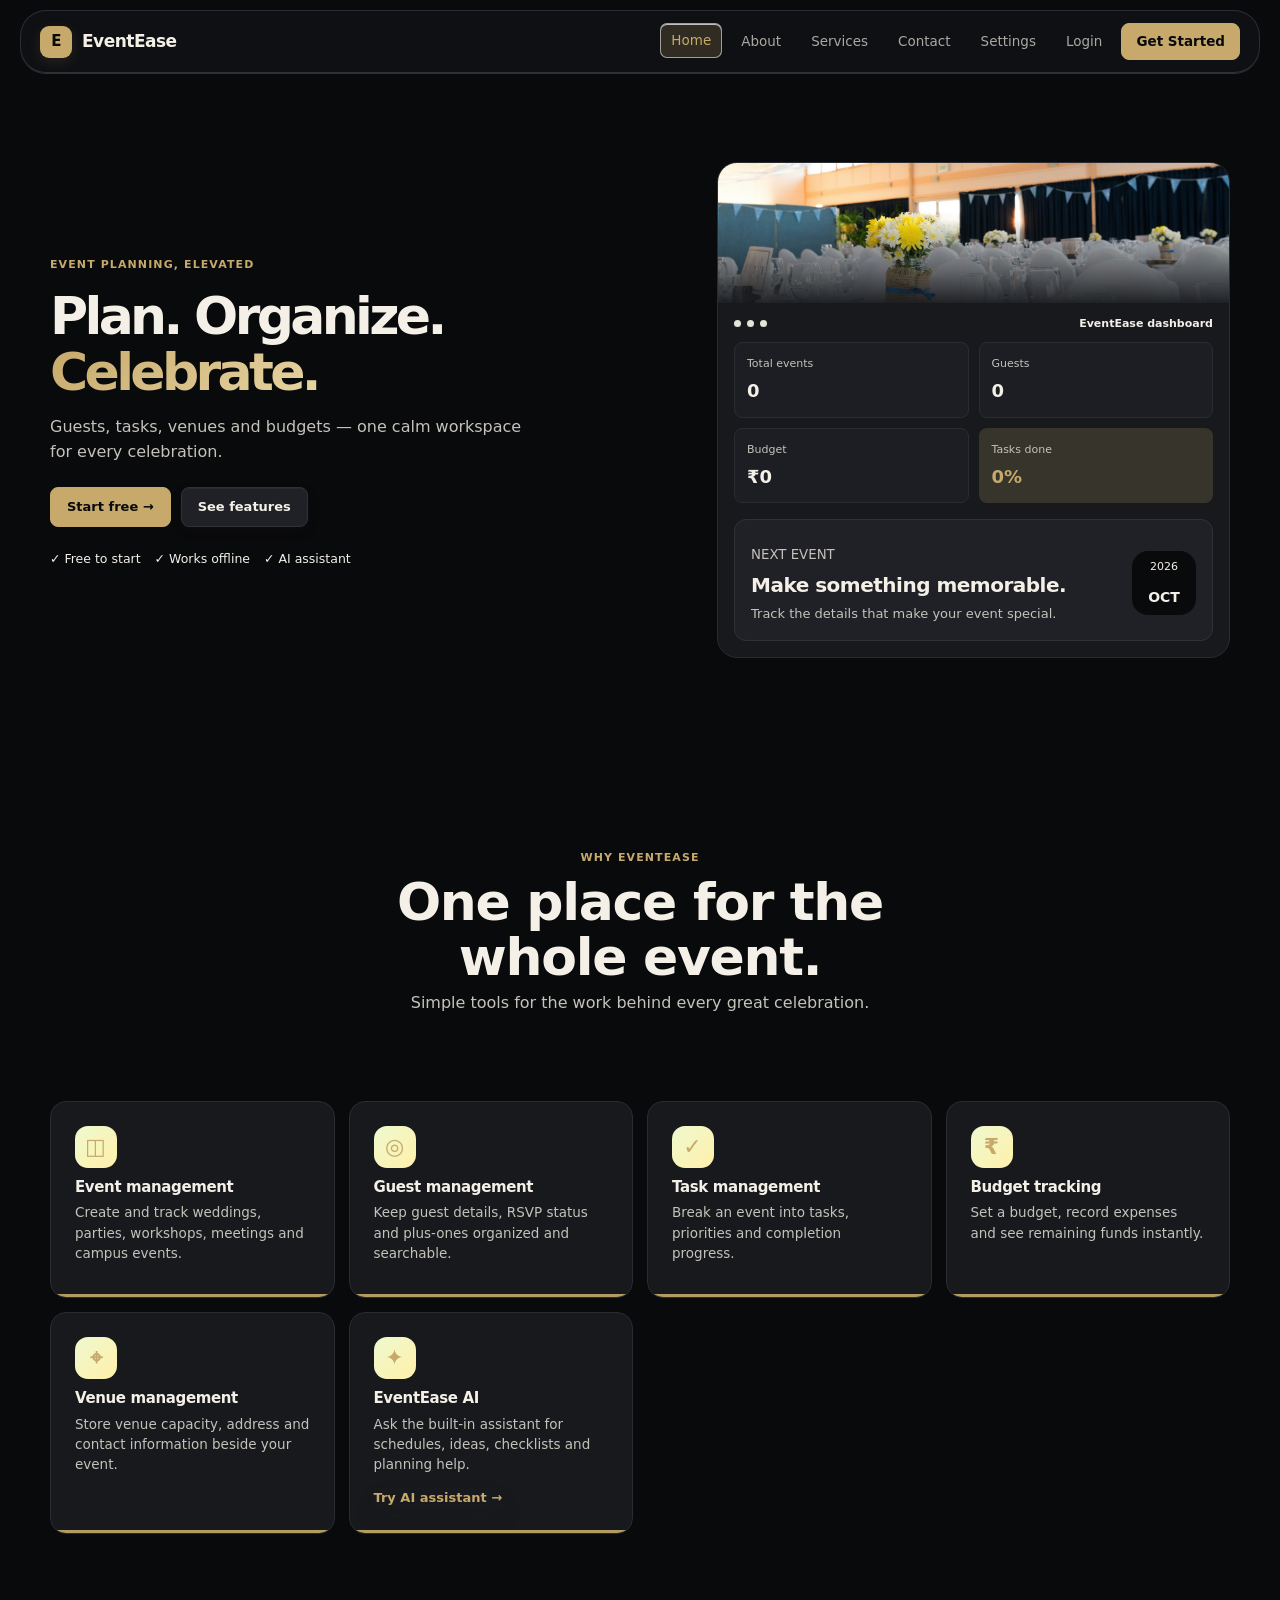
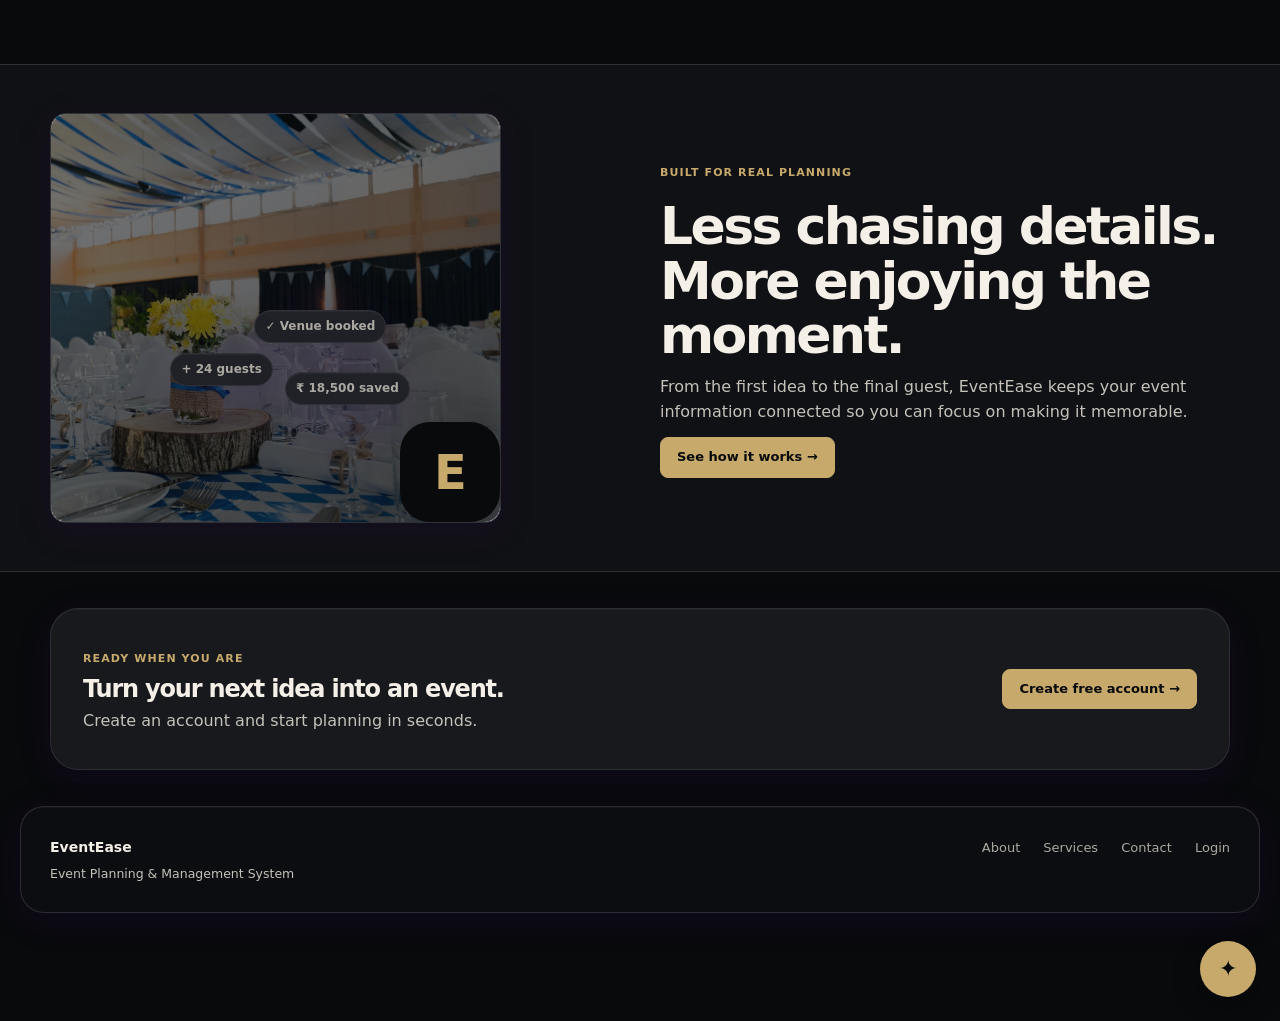
<file: index.html>
<!doctype html>
<html lang="en" data-theme="dark">
<head>
  <meta charset="utf-8">
  <meta name="viewport" content="width=device-width,initial-scale=1,viewport-fit=cover">
  <meta name="theme-color" content="#090A0C">
  <meta name="description" content="EventEase — plan events, guests, tasks and budgets in one workspace.">
  <link rel="manifest" href="manifest.json">
  <link rel="icon" href="icons/icon.svg">
  <link rel="stylesheet" href="css/style.css?v=34">
  <link rel="stylesheet" href="css/liquid-glass.css?v=34">
  <link rel="stylesheet" href="css/obsidian-gold.css?v=41">
  <title>EventEase — Plan. Organize. Celebrate.</title>
</head>
<body class="landing-page">
  <header class="site-header">
    <a class="brand" href="index.html"><span class="brand-mark">E</span><span>EventEase</span></a>
    <button class="menu-toggle" aria-label="Open menu" aria-expanded="false">☰</button>
    <nav class="nav-links" id="mainNav">
      <a class="active" href="index.html">Home</a>
      <a href="about.html">About</a>
      <a href="services.html">Services</a>
      <a href="contact.html">Contact</a>
      <a href="settings.html">Settings</a>
      <a href="login.html" data-auth-login>Login</a>
      <a class="nav-cta" href="register.html" data-auth-register>Get Started</a>
    </nav>
  </header>

  <main>
    <section class="hero container">
      <div class="hero-copy reveal">
        <span class="eyebrow">EVENT PLANNING, ELEVATED</span>
        <h1>Plan. Organize.<br><span class="gradient-text">Celebrate.</span></h1>
        <p>Guests, tasks, venues and budgets — one calm workspace for every celebration.</p>
        <div class="hero-actions">
          <a class="btn btn-primary" href="register.html">Start free →</a>
          <a class="btn btn-ghost" href="services.html">See features</a>
        </div>
        <div class="trust-row">
          <span>✓ Free to start</span>
          <span>✓ Works offline</span>
          <span>✓ AI assistant</span>
        </div>
      </div>
      <div class="hero-card reveal delay-1">
        <div class="hero-card-photo" role="img" aria-label="Celebration venue"></div>
        <div class="window-top"><span></span><span></span><span></span><b>EventEase dashboard</b></div>
        <div class="preview-grid">
          <div class="mini-stat"><small>Total events</small><strong id="heroEvents">0</strong></div>
          <div class="mini-stat"><small>Guests</small><strong id="heroGuests">0</strong></div>
          <div class="mini-stat"><small>Budget</small><strong id="heroBudget">₹0</strong></div>
          <div class="mini-stat dark"><small>Tasks done</small><strong id="heroTasks">0%</strong></div>
        </div>
        <div class="preview-event">
          <div>
            <small>NEXT EVENT</small>
            <h3>Make something memorable.</h3>
            <p>Track the details that make your event special.</p>
          </div>
          <span class="date-pill">2026<br><b>OCT</b></span>
        </div>
      </div>
    </section>

    <section class="section container" id="features">
      <div class="section-heading">
        <span class="eyebrow">WHY EVENTEASE</span>
        <h2>One place for the whole event.</h2>
        <p>Simple tools for the work behind every great celebration.</p>
      </div>
      <div class="feature-grid">
        <article class="feature-card reveal"><div class="icon">◫</div><h3>Event management</h3><p>Create and track weddings, parties, workshops, meetings and campus events.</p></article>
        <article class="feature-card reveal delay-1"><div class="icon">◎</div><h3>Guest management</h3><p>Keep guest details, RSVP status and plus-ones organized and searchable.</p></article>
        <article class="feature-card reveal delay-2"><div class="icon">✓</div><h3>Task management</h3><p>Break an event into tasks, priorities and completion progress.</p></article>
        <article class="feature-card reveal"><div class="icon">₹</div><h3>Budget tracking</h3><p>Set a budget, record expenses and see remaining funds instantly.</p></article>
        <article class="feature-card reveal delay-1"><div class="icon">⌖</div><h3>Venue management</h3><p>Store venue capacity, address and contact information beside your event.</p></article>
        <article class="feature-card ai-card reveal delay-2"><div class="icon">✦</div><h3>EventEase AI</h3><p>Ask the built-in assistant for schedules, ideas, checklists and planning help.</p><button class="text-btn" data-open-chat>Try AI assistant →</button></article>
      </div>
    </section>

    <section class="split-section">
      <div class="container split">
        <div class="visual-card reveal">
          <div class="orb"></div>
          <div class="floating-chip chip-one">✓ Venue booked</div>
          <div class="floating-chip chip-two">+ 24 guests</div>
          <div class="floating-chip chip-three">₹ 18,500 saved</div>
          <div class="visual-center">E</div>
        </div>
        <div class="split-copy reveal">
          <span class="eyebrow">BUILT FOR REAL PLANNING</span>
          <h2>Less chasing details.<br>More enjoying the moment.</h2>
          <p>From the first idea to the final guest, EventEase keeps your event information connected so you can focus on making it memorable.</p>
          <a class="btn btn-primary" href="about.html">See how it works →</a>
        </div>
      </div>
    </section>

    <section class="cta container reveal">
      <div>
        <span class="eyebrow">READY WHEN YOU ARE</span>
        <h2>Turn your next idea into an event.</h2>
        <p>Create an account and start planning in seconds.</p>
      </div>
      <a class="btn btn-primary" href="register.html">Create free account →</a>
    </section>
  </main>

  <footer class="footer">
    <div class="container footer-inner">
      <div><strong>EventEase</strong><p>Event Planning &amp; Management System</p></div>
      <div>
        <a href="about.html">About</a>
        <a href="services.html">Services</a>
        <a href="contact.html">Contact</a>
        <a href="login.html">Login</a>
      </div>
    </div>
  </footer>

  <button class="chat-fab" data-open-chat aria-label="Open EventEase AI">✦</button>
  <div id="chat-root"></div>
  <script src="js/store.js?v=34"></script>
  <script src="js/script.js?v=34"></script>
  <script src="js/transitions.js?v=34"></script>
  <script src="js/planner.js?v=34"></script>
  <script src="js/chatbot.js?v=34"></script>
  <script src="js/settings.js?v=38"></script>
  <script src="js/i18n.js?v=34"></script>
</body>
</html>
</file>
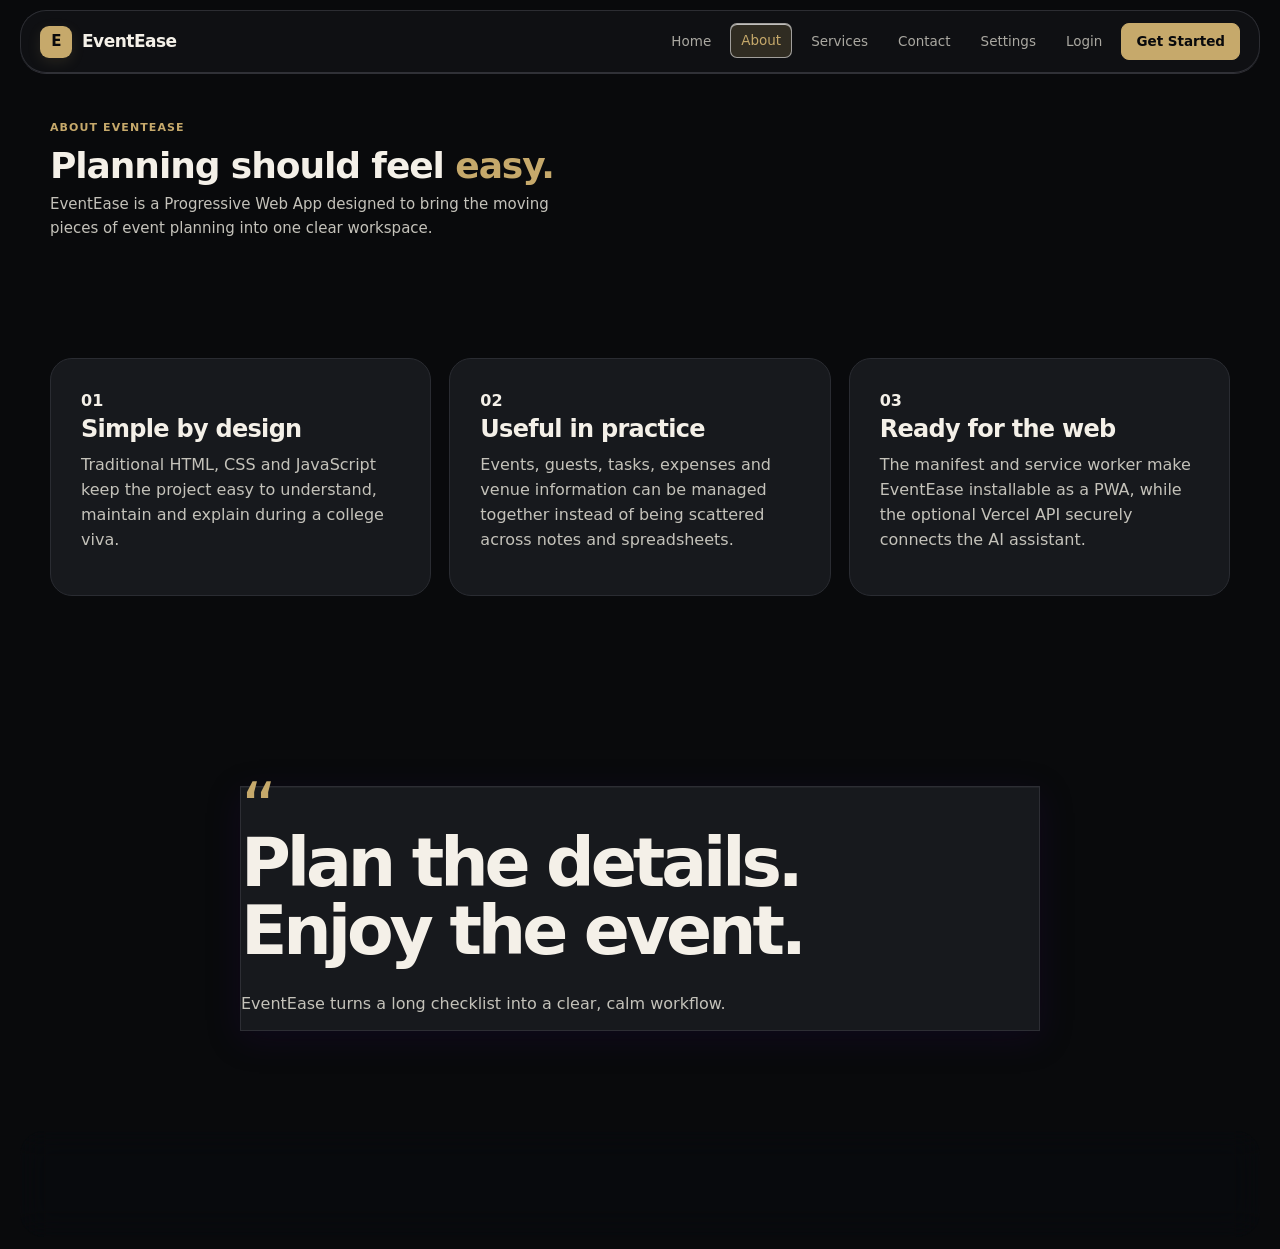
<file: about.html>
<!doctype html><html lang="en" data-theme="dark"><head><meta charset="utf-8"><meta name="viewport" content="width=device-width,initial-scale=1,viewport-fit=cover"><meta name="theme-color" content="#090A0C"><link rel="manifest" href="manifest.json"><link rel="stylesheet" href="css/style.css?v=34"><link rel="stylesheet" href="css/liquid-glass.css?v=34"><link rel="stylesheet" href="css/obsidian-gold.css?v=41"><title>About — EventEase</title></head><body><header class="site-header"><a class="brand" href="index.html"><span class="brand-mark">E</span><span>EventEase</span></a><button class="menu-toggle">☰</button><nav class="nav-links"><a href="index.html">Home</a><a class="active" href="about.html">About</a><a href="services.html">Services</a><a href="contact.html">Contact</a><a href="settings.html">Settings</a><a href="login.html">Login</a><a class="nav-cta" href="register.html">Get Started</a></nav></header><main><section class="page-hero container reveal"><span class="eyebrow">ABOUT EVENTEASE</span><h1>Planning should feel <span class="gradient-text">easy.</span></h1><p>EventEase is a Progressive Web App designed to bring the moving pieces of event planning into one clear workspace.</p></section><section class="section container" data-reveal><div class="about-grid"><article class="info-card reveal"><span class="big-number">01</span><h2>Simple by design</h2><p>Traditional HTML, CSS and JavaScript keep the project easy to understand, maintain and explain during a college viva.</p></article><article class="info-card reveal delay-1"><span class="big-number">02</span><h2>Useful in practice</h2><p>Events, guests, tasks, expenses and venue information can be managed together instead of being scattered across notes and spreadsheets.</p></article><article class="info-card reveal delay-2"><span class="big-number">03</span><h2>Ready for the web</h2><p>The manifest and service worker make EventEase installable as a PWA, while the optional Vercel API securely connects the AI assistant.</p></article></div></section><section class="quote-section"><div class="container quote"><div class="quote-mark">“</div><h2>Plan the details.<br>Enjoy the event.</h2><p>EventEase turns a long checklist into a clear, calm workflow.</p></div></section></main><footer class="footer"><div class="container footer-inner"><div><strong>EventEase</strong><p>Event Planning & Management System</p></div><div><a href="index.html">Home</a><a href="services.html">Services</a><a href="contact.html">Contact</a></div></div></footer><script src="js/store.js?v=34"></script><script src="js/script.js?v=34"></script><script src="js/transitions.js?v=34"></script><script src="js/settings.js?v=38"></script><script src="js/i18n.js?v=34"></script></body></html>
</file>
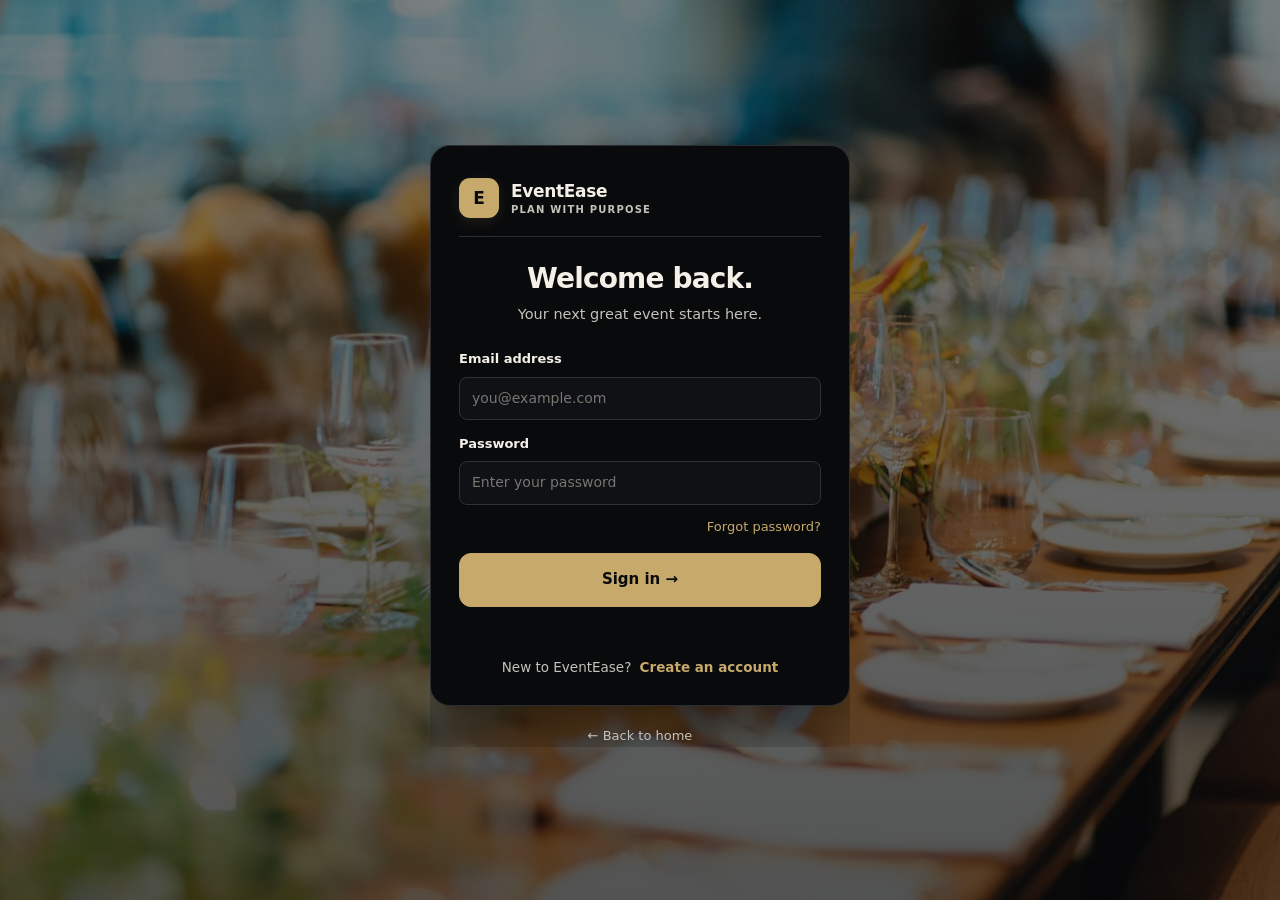
<file: app.html>
<!doctype html><html lang="en" data-theme="dark"><head><meta charset="utf-8"><meta name="viewport" content="width=device-width,initial-scale=1,viewport-fit=cover"><meta name="theme-color" content="#090A0C"><meta name="description" content="EventEase dashboard"><link rel="manifest" href="manifest.json"><link rel="icon" href="icons/icon.svg"><link rel="stylesheet" href="css/style.css?v=34"><link rel="stylesheet" href="css/liquid-glass.css?v=34"><link rel="stylesheet" href="css/obsidian-gold.css?v=41"><title>Dashboard — EventEase</title></head><body class="app-page"><header class="app-header">

    <!-- LOGO: ONLY GOES HOME. NEVER LOGS OUT -->
    <a
        class="brand"
        href="index.html"
        id="homeBrand"
        aria-label="EventEase Home"
    >
        <span class="brand-mark">E</span>
        <span>EventEase</span>
    </a>

    <nav class="app-nav" aria-label="Application navigation">
        <button type="button" class="nav-view-btn active" data-view-target="overview">Overview</button>
        <button type="button" class="nav-view-btn" data-view-target="dashboard">Dashboard</button>
        <button type="button" class="nav-view-btn" data-view-target="events">Events</button>
        <button type="button" class="nav-view-btn" data-view-target="budget">Budget</button>
        <button type="button" class="nav-view-btn" data-view-target="calendar">Calendar</button>
        <button type="button" class="nav-view-btn" data-view-target="reminders">Reminders</button>
        <button type="button" class="nav-view-btn" data-view-target="ai">AI Assistant</button>
    </nav>

    <!-- ACCOUNT -->
    <div class="account-menu" id="accountMenu">

        <button
            type="button"
            class="account-trigger"
            id="accountTrigger"
            aria-expanded="false"
            aria-haspopup="true"
        >
            <span class="account-avatar" id="userAvatar">E</span>

            <span class="account-info">
                <strong id="userName">User</strong>
                <small>My account</small>
            </span>

            <span class="account-chevron">⌄</span>
        </button>

        <div
            class="account-dropdown"
            id="accountDropdown"
            aria-hidden="true"
        >

            <div class="account-dropdown-head">
                <span
                    class="account-avatar large"
                    id="dropdownAvatar"
                >E</span>

                <div>
                    <strong id="dropdownUserName">User</strong>
                    <small>EventEase account</small>
                </div>
            </div>

            <div class="account-divider"></div>

            <a class="account-link" href="index.html">
                <span>⌂</span>
                <span>Home</span>
            </a>

            <a class="account-link" href="about.html">
                <span>ⓘ</span>
                <span>About</span>
            </a>

            <a class="account-link" href="services.html">
                <span>✦</span>
                <span>Services</span>
            </a>

            <button type="button" class="account-link" data-view-target="ai">
                <span>✦</span>
                <span>AI Assistant</span>
            </button>
<a class="account-link" href="settings.html"><span>⚙</span><span>Settings</span></a>

            <a class="account-link" href="contact.html">
                <span>✉</span>
                <span>Contact</span>
            </a>

            <button type="button" class="account-link" data-view-target="overview">
                <span>◉</span>
                <span>Overview</span>
            </button>
            <button type="button" class="account-link" data-view-target="dashboard">
                <span>▦</span>
                <span>Dashboard</span>
            </button>
            <button type="button" class="account-link" data-view-target="events">
                <span>◫</span>
                <span>Events</span>
            </button>
            <button type="button" class="account-link" data-view-target="budget">
                <span>₹</span>
                <span>Budget</span>
            </button>
            <button type="button" class="account-link" data-view-target="reminders">
                <span>⏰</span>
                <span>Reminders</span>
            </button>

            <div class="account-divider"></div>

            <!-- ONLY THIS BUTTON LOGS OUT -->
            <button
                type="button"
                class="account-link account-logout"
                id="logoutBtn"
            >
                <span>↪</span>
                <span>Sign out</span>
            </button>

        </div>
    </div>

</header><main class="app-main container"><div class="workspace-view active" data-view-panel="overview">
<section class="overview-head">
  <div><span class="eyebrow">EVENTEASE OVERVIEW</span><h1>Everything at a glance.</h1><p>Your events, guests, tasks and budget in one quick view.</p></div>
  <button class="btn btn-primary" id="overviewNewEventBtn">+ Create event</button>
</section>
<section class="overview-stats">
  <article class="overview-card"><small>Total events</small><strong id="overviewEvents">0</strong><span>Across your workspace</span></article>
  <article class="overview-card"><small>Upcoming events</small><strong id="overviewUpcoming">0</strong><span>Still to come</span></article>
  <article class="overview-card"><small>Guests</small><strong id="overviewGuests">0</strong><span>Across all events</span></article>
  <article class="overview-card"><small>Budget remaining</small><strong id="overviewBudget">₹0</strong><span>After recorded expenses</span></article>
</section>
<section class="overview-grid">
  <div class="panel overview-panel"><div class="panel-head"><div><h2>Upcoming events</h2><p>Your next events at a glance.</p></div></div><div id="overviewEventsList" class="overview-event-list"></div></div>
  <div class="panel overview-panel"><div class="panel-head"><div><h2>Task progress</h2><p>Keep your planning moving.</p></div><strong id="overviewTaskPercent">0%</strong></div><div class="overview-progress"><span id="overviewTaskBar"></span></div><div class="overview-task-meta"><span id="overviewTaskDone">0 completed</span><span id="overviewTaskTotal">0 total</span></div></div>
  <div class="panel overview-panel"><div class="panel-head"><div><h2>Budget overview</h2><p>Planned budget versus spending.</p></div></div><div class="overview-budget"><div><span>Planned</span><strong id="overviewPlanned">₹0</strong></div><div><span>Spent</span><strong id="overviewSpent">₹0</strong></div><div><span>Remaining</span><strong id="overviewRemaining">₹0</strong></div></div></div>
  <div class="panel overview-panel" id="countdownPanel"><div class="panel-head"><div><h2>Countdown</h2><p>Time until your next event.</p></div></div><div id="countdownBox" class="countdown-box"></div></div>
  <div class="panel overview-panel quick-panel"><div class="panel-head"><div><h2>Quick actions</h2><p>Jump straight into planning.</p></div></div><div class="overview-actions"><button class="btn btn-small" data-view-target="events">Manage events</button><button class="btn btn-small" data-view-target="calendar">View calendar</button><button class="btn btn-small" data-open-chat>Ask EventEase AI</button></div></div>
</section>
</div><div class="workspace-view active" data-view-panel="dashboard"><section class="dashboard-head"><div><span class="eyebrow">DASHBOARD</span><h1 id="welcomeTitle">Welcome back.</h1><p>All Events Overview, then pick an event for individual insights.</p></div><button class="btn btn-primary" id="newEventBtn">+ Create Event</button></section>
<section class="all-events-overview" aria-labelledby="allEventsTitle">
  <div class="section-label dash-selector-row">
    <div><h2 id="allEventsTitle">All Events Overview</h2><p id="dashContextLabel">Showing insights for All Events</p></div>
    <label class="dash-event-selector">View insights for
      <select id="dashEventSelect" aria-label="Select event for insights">
        <option value="">All Events</option>
      </select>
    </label>
  </div>
  <section id="dashboard" class="stat-grid">
    <div class="stat-card"><small>Total events</small><strong id="statEvents">0</strong><span>All your events</span></div>
    <div class="stat-card"><small>Upcoming</small><strong id="statUpcoming">0</strong><span>Still to come</span></div>
    <div class="stat-card"><small>Total guests</small><strong id="statGuests">0</strong><span>Across all events</span></div>
    <div class="stat-card"><small>Budget remaining</small><strong id="statBudget">₹0</strong><span>After all expenses</span></div>
  </section>
  <div class="overview-budget dash-budget-row" id="dashBudgetSummary">
    <div><span>Total budget</span><strong id="dashTotalBudget">₹0</strong></div>
    <div><span>Total spent</span><strong id="budgetUsed">₹0</strong></div>
    <div><span>Remaining</span><strong id="budgetRemaining">₹0</strong></div>
  </div>
  <div class="budget-meter dash-budget-meter" aria-hidden="true"><div class="meter"><span id="budgetBar"></span></div></div>
</section>
<section class="dashboard-analytics"><div class="chart-card"><div class="chart-header"><div><span>Budget flow</span><strong id="budgetChartTitle">₹0</strong></div><small>Spent vs available</small></div><svg id="budgetChartSvg" class="mini-chart" viewBox="0 0 300 120" preserveAspectRatio="none" aria-label="Budget flow chart"></svg></div><div class="chart-card"><div class="chart-header"><div><span>Task progress</span><strong id="taskChartTitle">0 / 0</strong></div><small>Done vs pending</small></div><svg id="taskChartSvg" class="mini-chart" viewBox="0 0 300 120" preserveAspectRatio="none" aria-label="Task progress chart"></svg></div><div class="chart-card"><div class="chart-header"><div><span>Guest response</span><strong id="guestChartTitle">0 / 0</strong></div><small>Accepted vs pending</small></div><svg id="guestChartSvg" class="mini-chart" viewBox="0 0 300 120" preserveAspectRatio="none" aria-label="Guest response chart"></svg></div></section>
<section class="your-events-section" aria-labelledby="yourEventsTitle">
  <div class="section-label"><h2 id="yourEventsTitle">Your Events</h2><p>Select an event to open individual insights</p></div>
  <div class="your-events-grid-host" id="dashFocus" aria-label="Your events"></div>
</section>
</div><div class="workspace-view" data-view-panel="events"><section class="dashboard-grid"><div class="panel" id="events"><div class="panel-head"><div><h2>Events</h2><p>Create, filter and manage every celebration in one place.</p></div><div class="events-head-actions"><span id="eventsToggleWrap"></span><button class="btn btn-small" id="seedBtn">Load demo</button><button class="btn btn-primary btn-small" type="button" id="eventsCreateFocus">+ Create Event</button></div></div>
<div class="events-toolbar" role="search">
  <input type="search" id="eventsSearch" placeholder="Search by name or location…" aria-label="Search events" class="events-search">
  <select id="eventsFilterStatus" aria-label="Filter by status"><option value="">All statuses</option><option value="Planning">Planning</option><option value="Confirmed">Confirmed</option><option value="Completed">Completed</option><option value="Cancelled">Cancelled</option><option value="Archived">Archived</option></select>
  <select id="eventsFilterType" aria-label="Filter by type"><option value="">All types</option><option value="Wedding">Wedding</option><option value="Birthday">Birthday</option><option value="Conference">Conference</option><option value="Party">Party</option><option value="Corporate">Corporate</option></select>
  <select id="eventsSort" aria-label="Sort events"><option value="date-asc">Date ↑</option><option value="date-desc">Date ↓</option><option value="name">Name</option><option value="budget">Budget</option></select>
</div>
<!-- Event creation lives in modal -->
<div id="eventCreateModal" class="ee-modal-overlay" role="dialog" aria-modal="true" aria-labelledby="eventModalTitle" hidden>
  <div class="ee-modal">
    <div class="ee-modal-header">
      <h2 id="eventModalTitle">Create event</h2>
      <button type="button" class="ee-modal-close" id="eventModalClose" aria-label="Close">×</button>
    </div>
    <form id="eventForm" class="event-form" aria-label="Create event">
      <div>
        <label for="eventName">Event name</label>
        <input id="eventName" required placeholder="e.g. Priya & Arjun Wedding">
      </div>
      <div>
        <label for="eventType">Type</label>
        <input id="eventType" placeholder="Wedding, Birthday, Corporate…" value="Party" list="eventTypeList">
        <datalist id="eventTypeList"><option value="Wedding"><option value="Birthday"><option value="Conference"><option value="Party"><option value="Corporate"></datalist>
      </div>
      <div style="display:grid;grid-template-columns:1fr 1fr;gap:12px">
        <div>
          <label for="eventDate">Date</label>
          <input id="eventDate" type="date" aria-label="Event date">
        </div>
        <div>
          <label for="eventTime">Time</label>
          <input id="eventTime" type="time" aria-label="Event time">
        </div>
      </div>
      <div>
        <label for="eventLocation">Location</label>
        <input id="eventLocation" placeholder="Venue or city">
      </div>
      <div>
        <label for="eventBudget">Total budget (₹)</label>
        <input id="eventBudget" type="number" min="0" step="0.01" placeholder="0">
      </div>
      <div class="event-extras">
        <div>
          <label for="eventRemind">Reminder</label>
          <select id="eventRemind" aria-label="Reminder"><option value="">No reminder</option><option value="1440">1 day before</option><option value="30">30 minutes before</option><option value="60">1 hour before</option><option value="custom">Custom…</option></select>
        </div>
        <div>
          <label for="eventRemindCustom">Custom (minutes)</label>
          <input id="eventRemindCustom" type="number" min="1" placeholder="Minutes before" hidden>
        </div>
        <label class="check"><input type="checkbox" id="eventChecklist" checked> Generate auto checklist</label>
      </div>
      <div class="form-actions">
        <button type="button" class="btn btn-small" id="eventModalCancel">Cancel</button>
        <button class="btn btn-small btn-primary" type="submit">Create Event</button>
      </div>
    </form>
  </div>
</div>

<div id="eventsList" class="event-list"></div></div></section></div><div class="workspace-view" data-view-panel="workspace"><section class="ws-shell"><button type="button" class="ws-back" id="wsBack">← Events</button><header class="ws-head"><span class="ws-icon" id="wsIcon" aria-hidden="true">🎉</span><div class="ws-head-txt"><h1 id="wsName">Event</h1><p id="wsMeta"></p></div><span class="pill" id="wsStatusPill"></span></header>
<div class="ws-quick-actions" id="wsQuickActions" role="toolbar" aria-label="Event quick actions">
  <button type="button" class="btn btn-small" data-ws-target="settings" id="wsQaEdit">Edit Event</button>
  <button type="button" class="btn btn-small" data-ws-target="guests" id="wsQaGuest">+ Add Guest</button>
  <button type="button" class="btn btn-small" data-ws-target="tasks" id="wsQaTask">+ Add Task</button>
  <button type="button" class="btn btn-small" data-ws-target="budget" id="wsQaExpense">+ Add Expense</button>
  <button type="button" class="btn btn-small" id="wsQaShare">Share Invite</button>
  <button type="button" class="btn btn-small btn-dark" id="wsQaDelete">Delete Event</button>
</div>
<nav class="ws-tabs" id="wsTabs" aria-label="Event sections"><button type="button" class="active" data-ws-target="overview">Overview</button><button type="button" data-ws-target="guests">Guests</button><button type="button" data-ws-target="tasks">Tasks</button><button type="button" data-ws-target="budget">Budget</button><button type="button" data-ws-target="venue">Venue</button><button type="button" data-ws-target="schedule">Schedule</button><button type="button" data-ws-target="reminders">Reminders</button><button type="button" data-ws-target="invitations">Invitations</button><button type="button" data-ws-target="settings">Event Settings</button></nav><div id="wsPanels">
<section class="ws-panel active" data-ws-panel="overview" id="wsOverview"></section>
<section class="ws-panel" data-ws-panel="guests"><form id="wsGuestForm" class="inline-form"><input id="wsGuestName" required placeholder="Guest name"><input id="wsGuestContact" placeholder="Phone or email"><select id="wsGuestCategory" aria-label="Guest category"><option>Family</option><option>Friends</option><option>Work</option><option>Other</option></select><select id="wsGuestStatus" aria-label="RSVP status"><option>Pending</option><option>Accepted</option><option>Declined</option></select><button class="btn btn-small" type="submit">Add guest</button></form><div id="wsGuestList"></div></section>
<section class="ws-panel" data-ws-panel="tasks"><form id="wsTaskForm" class="inline-form"><input id="wsTaskTitle" required placeholder="Add a task…"><input id="wsTaskAssignee" placeholder="Assigned to"><input id="wsTaskDue" type="date" aria-label="Due date"><select id="wsTaskPriority" aria-label="Priority"><option>Medium</option><option>Low</option><option>High</option></select><button class="btn btn-small" type="submit">Add task</button></form><div id="wsTaskList"></div></section>
<section class="ws-panel" data-ws-panel="budget">
<div class="budget-summary-cards">
  <div class="budget-sum-card"><small>Budget</small><strong id="wsBudgetTotal">₹0</strong></div>
  <div class="budget-sum-card"><small>Spent</small><strong id="wsBudgetUsed">₹0</strong></div>
  <div class="budget-sum-card"><small>Remaining</small><strong id="wsBudgetRemaining">₹0</strong></div>
  <div class="budget-sum-card"><small>Progress</small><strong id="wsBudgetPct">0%</strong></div>
</div>
<div class="budget-meter"><div class="meter"><span id="wsBudgetBar"></span></div></div>
<div class="budget-actions-row">
  <button type="button" class="btn btn-primary btn-small" id="wsAddExpenseBtn">+ Add Expense</button>
</div>
<form id="wsExpenseForm" class="expense-form" hidden>
  <input id="wsExpenseName" required placeholder="Expense name">
  <input id="wsExpenseAmount" type="number" min="0" step="0.01" required placeholder="Amount (₹)">
  <select id="wsExpenseCategory" aria-label="Category"><option>Venue</option><option>Catering</option><option>Decor</option><option>Photography</option><option>Entertainment</option><option>Food</option><option>Other</option></select>
  <input id="wsExpenseDate" type="date" aria-label="Expense date">
  <input id="wsExpenseNotes" placeholder="Notes (optional)">
  <input type="hidden" id="wsExpenseEditId" value="">
  <div class="expense-form-actions">
    <button type="button" class="btn btn-small" id="wsExpenseCancel">Cancel</button>
    <button class="btn btn-small btn-primary" type="submit" id="wsExpenseSubmit">Add Expense</button>
  </div>
  <p class="form-error" id="wsExpenseError" role="alert" hidden></p>
</form>
<div id="wsExpenseList" class="expense-list"></div>
</section>
<section class="ws-panel" data-ws-panel="venue"><form id="wsVenueForm" class="venue-form"><input id="wsVenueName" placeholder="Venue name"><input id="wsVenueCity" placeholder="City / address"><input id="wsVenueCapacity" type="number" min="0" placeholder="Capacity"><input id="wsVenueContact" placeholder="Contact person"><textarea id="wsVenueNotes" rows="2" placeholder="Notes"></textarea><button class="btn btn-small" type="submit">Save venue</button></form><div id="wsVenueView" class="venue-view"></div></section>
<section class="ws-panel" data-ws-panel="schedule"><form id="wsScheduleForm" class="inline-form"><input id="wsScheduleTime" type="time" required aria-label="Time"><input id="wsScheduleTitle" required placeholder="Activity"><button class="btn btn-small" type="submit">Add</button></form><div id="wsScheduleList" class="ws-timeline"></div></section>
<section class="ws-panel" data-ws-panel="reminders">
<div class="ws-inline-head"><h3>Event reminders</h3><button type="button" class="btn btn-small btn-primary" id="wsRemAdd">+ Add Reminder</button></div>
<form id="wsRemForm" class="inline-form" hidden>
  <input id="wsRemTitle" required placeholder="Reminder title">
  <input id="wsRemDate" type="date" required>
  <input id="wsRemTime" type="time">
  <input id="wsRemNotes" placeholder="Notes">
  <button class="btn btn-small btn-primary" type="submit">Save</button>
  <button class="btn btn-small" type="button" id="wsRemFormCancel">Cancel</button>
</form>
<div id="wsRemList"></div>
</section>
<section class="ws-panel" data-ws-panel="invitations">
<div class="invite-workspace">
  <p>Create and share a guest-facing invitation for this event. Private budget and task details are never included.</p>
  <div class="budget-actions-row">
    <button type="button" class="btn btn-primary btn-small" id="wsInviteShare">Share Invite</button>
    <button type="button" class="btn btn-small" id="wsInviteCopy">Copy Invitation Link</button>
    <button type="button" class="btn btn-small" id="wsInviteMaps">Open Location</button>
  </div>
  <div class="invite-preview-card" id="wsInvitePreview"></div>
  <div class="invite-qr-row">
    <canvas id="wsInviteQr" width="160" height="160" aria-label="Invitation QR code"></canvas>
    <div>
      <button type="button" class="btn btn-small" id="wsInviteQrDl">Download QR</button>
      <p class="muted">QR opens the public invitation link. Works with phone cameras.</p>
    </div>
  </div>
</div>
</section>
<section class="ws-panel" data-ws-panel="settings"><form id="wsEditForm" class="event-form"><input id="wsEditName" required placeholder="Event name"><input id="wsEditType" placeholder="Type"><input id="wsEditDate" type="date" aria-label="Date"><input id="wsEditStart" type="time" aria-label="Start time"><input id="wsEditEnd" type="time" aria-label="End time"><input id="wsEditLocation" placeholder="Location"><input id="wsEditBudget" type="number" min="0" placeholder="Total budget (₹)"><textarea id="wsEditDesc" rows="2" placeholder="Description"></textarea><select id="wsEditStatus" aria-label="Status"><option>Planning</option><option>Confirmed</option><option>Completed</option><option>Cancelled</option><option>Archived</option></select><div class="expense-form-actions"><button type="button" class="btn btn-small" id="wsEditCancel">Cancel</button><button class="btn btn-small btn-primary" type="submit">Save Changes</button></div></form><div class="ws-danger"><button type="button" class="btn" id="wsDuplicate">Duplicate event</button><button type="button" class="btn" id="wsArchive">Archive event</button><button type="button" class="btn btn-dark" id="wsDelete">Delete event</button></div></section>
</div></section></div><div class="workspace-view" data-view-panel="budget">
<section class="panel budget-page-panel">
  <div class="panel-head">
    <div><h2>Budget</h2><p id="budgetContextLabel">Showing budget for All Events</p></div>
    <label class="dash-event-selector">Select event
      <select id="budgetEventSelect" aria-label="Select event for budget"><option value="">All Events</option></select>
    </label>
  </div>
  <div id="budgetWorkspace"></div>
</section>
</div>
<div class="workspace-view" data-view-panel="reminders">
<section class="panel reminders-page-panel">
  <div class="panel-head">
    <div><h2>Reminders</h2><p id="reminderContextLabel">Reminders for All Events</p></div>
    <label class="dash-event-selector">Select event
      <select id="reminderEventSelect" aria-label="Select event for reminders"><option value="">All Events</option></select>
    </label>
  </div>
  <div id="remindersWorkspace"></div>
</section>
</div>
<div class="workspace-view" data-view-panel="calendar"><section class="panel" id="calendarPanel"><div class="panel-head"><div><h2>Calendar</h2><p>All your upcoming events in one place.</p></div><div class="cal-nav"><button type="button" class="tiny-btn" id="calPrev" aria-label="Previous month">‹</button><strong id="calTitle"></strong><button type="button" class="tiny-btn" id="calNext" aria-label="Next month">›</button></div></div><div id="calGrid" class="cal-grid"></div><div id="calDay" class="cal-day"></div></section></div><div class="workspace-view" data-view-panel="ai">
<section class="ai-assistant-page">
  <div class="ai-assistant-hero">
    <span class="eyebrow">AI WORKSPACE</span>
    <h1>EventEase Assistant</h1>
    <p>Ask about your events, generate checklists, explore budget breakdowns, or plan timelines. The assistant uses your live EventEase data and works offline for many common questions.</p>
    <button class="btn btn-primary" data-open-chat type="button">Open chat ✦</button>
  </div>
  <div class="ai-suggestion-grid">
    <button class="ai-suggestion-card" data-open-chat type="button"><strong>Wedding checklist</strong><span>Practical steps from planning to the big day.</span></button>
    <button class="ai-suggestion-card" data-open-chat type="button"><strong>College fest ideas</strong><span>Themes, activities and organisation tips.</span></button>
    <button class="ai-suggestion-card" data-open-chat type="button"><strong>Budget breakdown</strong><span>Allocate spend across common categories.</span></button>
    <button class="ai-suggestion-card" data-open-chat type="button"><strong>Event timeline</strong><span>Build a clear schedule for the day.</span></button>
  </div>
</section>
</div>
</main><div id="modalRoot"></div>
<nav class="mobile-bottom-nav" aria-label="Primary mobile navigation">
  <button type="button" class="mb-nav-item active" data-view-target="overview" aria-label="Overview">
    <span class="mb-icon" aria-hidden="true">◉</span>
    <span class="mb-label">Overview</span>
  </button>
  <button type="button" class="mb-nav-item" data-view-target="events" aria-label="Events">
    <span class="mb-icon" aria-hidden="true">◫</span>
    <span class="mb-label">Events</span>
  </button>
  <button type="button" class="mb-nav-item" data-view-target="budget" aria-label="Budget">
    <span class="mb-icon" aria-hidden="true">₹</span>
    <span class="mb-label">Budget</span>
  </button>
  <button type="button" class="mb-nav-item" data-view-target="calendar" aria-label="Calendar">
    <span class="mb-icon" aria-hidden="true">▦</span>
    <span class="mb-label">Calendar</span>
  </button>
  <button type="button" class="mb-nav-item" data-view-target="ai" aria-label="AI Assistant">
    <span class="mb-icon" aria-hidden="true">✦</span>
    <span class="mb-label">AI</span>
  </button>
</nav>
<button class="chat-fab" data-open-chat aria-label="Open EventEase AI">✦</button><div id="chat-root"></div><script src="js/store.js?v=34"></script><script src="js/app.js?v=34"></script><script src="js/workspace.js?v=34"></script><script src="js/transitions.js?v=34"></script><script src="js/settings.js?v=38"></script><script src="js/features.js?v=34"></script><script src="js/budget.js?v=34"></script><script src="js/reminders.js?v=34"></script><script src="js/share.js?v=34"></script><script src="js/i18n.js?v=34"></script><script src="js/enhancements.js?v=34"></script><script src="js/planner.js?v=34"></script><script src="js/chatbot.js?v=34"></script></body></html>
</file>
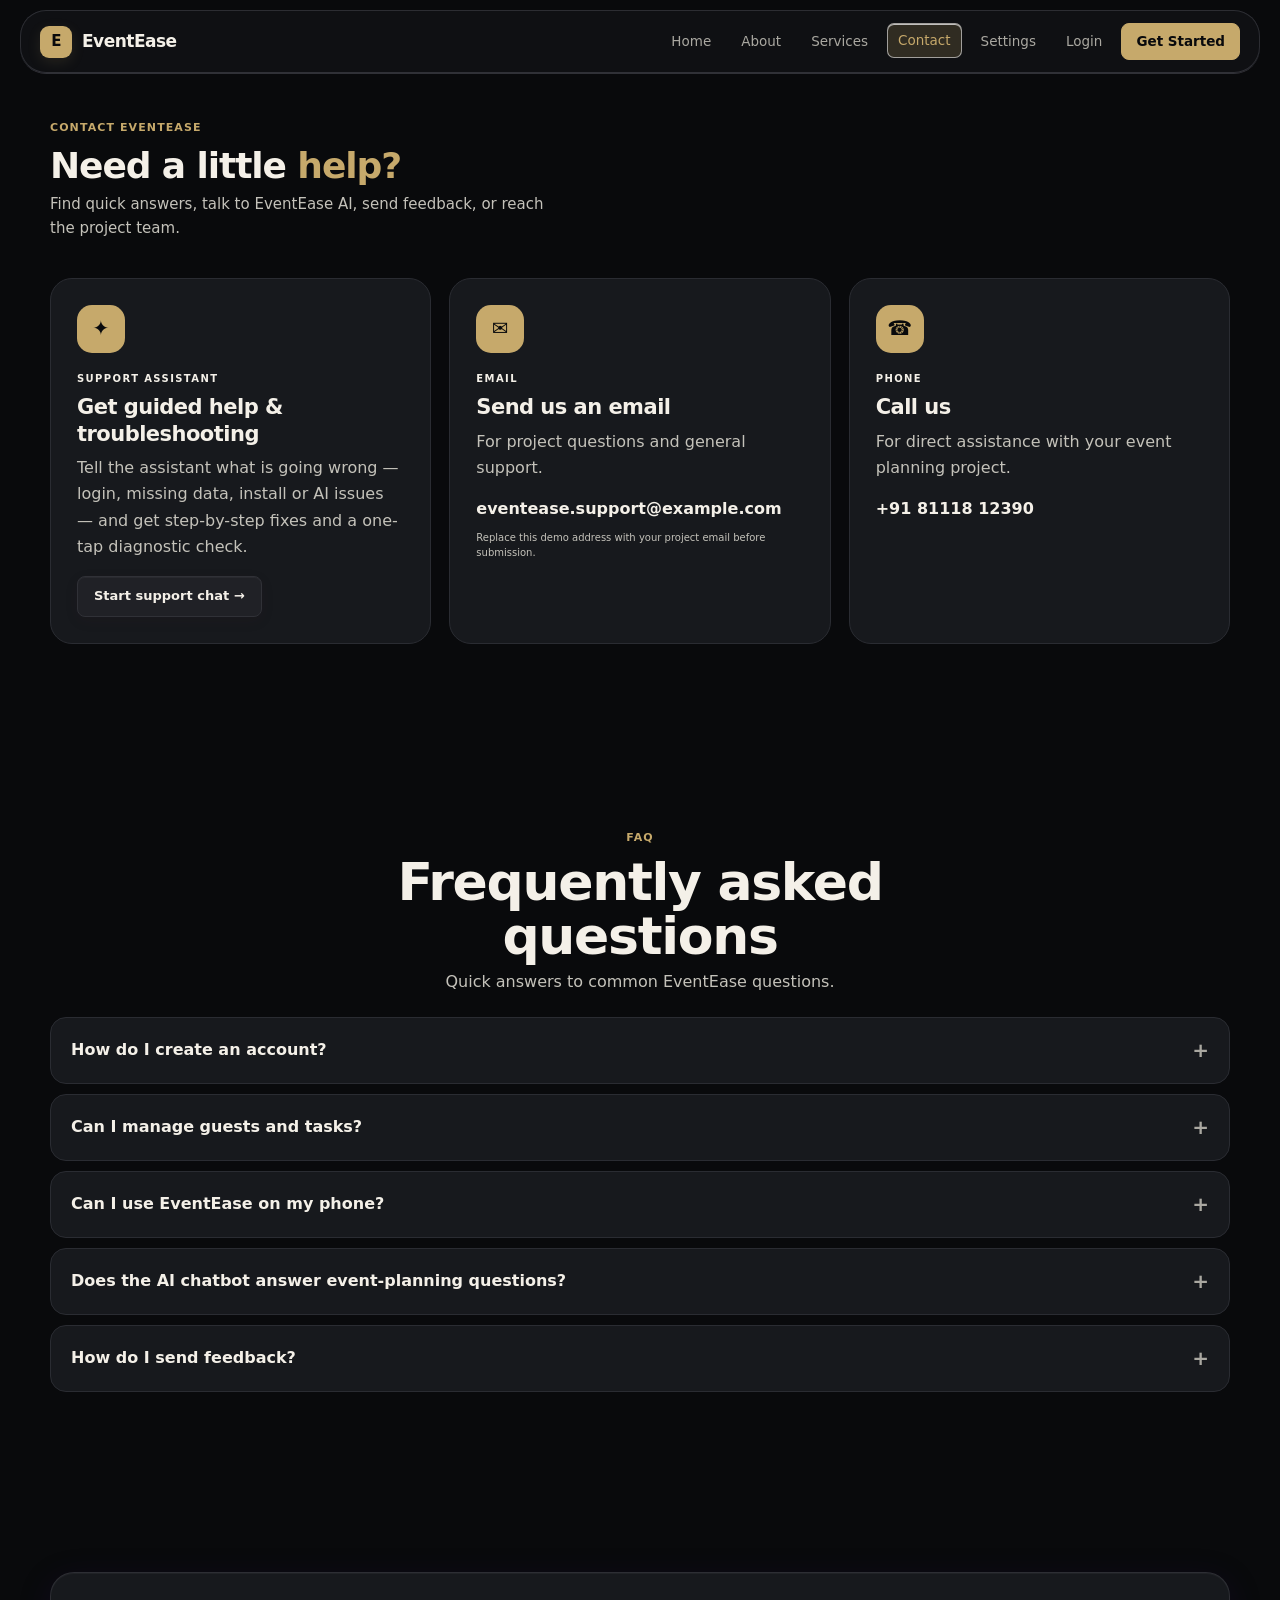
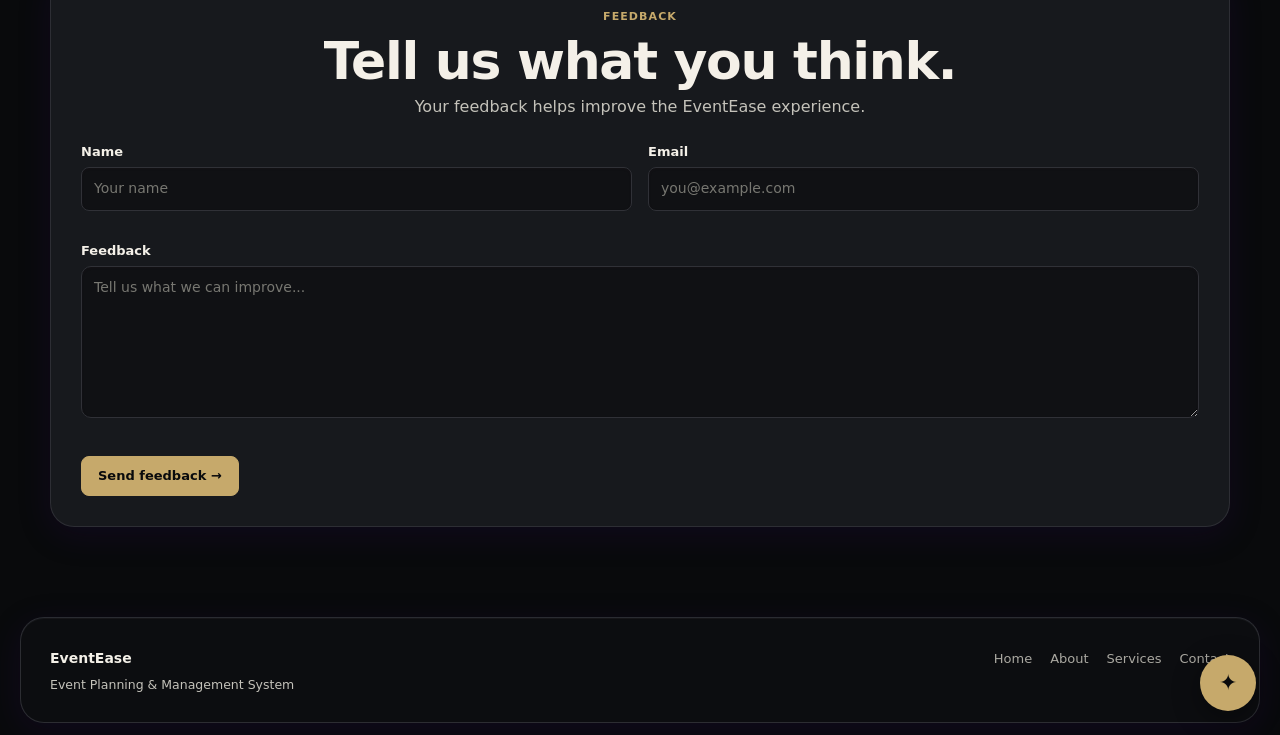
<file: contact.html>
<!doctype html>
<html lang="en" data-theme="dark">
<head>
  <meta charset="utf-8">
  <meta name="viewport" content="width=device-width,initial-scale=1,viewport-fit=cover">
  <meta name="theme-color" content="#090A0C">
  <meta name="description" content="Contact EventEase, browse FAQs, send feedback or chat with EventEase AI.">
  <link rel="manifest" href="manifest.json">
  <link rel="stylesheet" href="css/style.css?v=34"><link rel="stylesheet" href="css/liquid-glass.css?v=34">  <link rel="stylesheet" href="css/obsidian-gold.css?v=41">
  <title>Contact — EventEase</title>
</head>
<body>
<header class="site-header">
  <a class="brand" href="index.html" aria-label="EventEase Home"><span class="brand-mark">E</span><span>EventEase</span></a>
  <button class="menu-toggle" type="button" aria-label="Open navigation" aria-expanded="false">☰</button>
  <nav class="nav-links" aria-label="Main navigation">
    <a href="index.html">Home</a>
    <a href="about.html">About</a>
    <a href="services.html">Services</a>
    <a class="active" href="contact.html">Contact</a>
    <a href="settings.html">Settings</a><a href="login.html">Login</a>
    <a class="nav-cta" href="register.html">Get Started</a>
  </nav>
</header>

<main>
  <section class="page-hero container reveal">
    <span class="eyebrow">CONTACT EVENTEASE</span>
    <h1>Need a little <span class="gradient-text">help?</span></h1>
    <p>Find quick answers, talk to EventEase AI, send feedback, or reach the project team.</p>
  </section>

  <section class="section container contact-section" data-reveal>
    <div class="contact-grid">
      <article class="contact-card contact-card-featured">
        <div class="contact-icon">✦</div>
        <div>
          <span class="contact-kicker">SUPPORT ASSISTANT</span>
          <h2>Get guided help &amp; troubleshooting</h2>
          <p>Tell the assistant what is going wrong — login, missing data, install or AI issues — and get step-by-step fixes and a one-tap diagnostic check.</p>
          <button class="btn btn-dark" type="button" data-open-chat>Start support chat →</button>
        </div>
      </article>

      <article class="contact-card">
        <div class="contact-icon">✉</div>
        <span class="contact-kicker">EMAIL</span>
        <h2>Send us an email</h2>
        <p>For project questions and general support.</p>
        <a class="contact-detail" href="mailto:eventease.support@example.com">eventease.support@example.com</a>
        <small class="contact-note">Replace this demo address with your project email before submission.</small>
      </article>

      <article class="contact-card">
        <div class="contact-icon">☎</div>
        <span class="contact-kicker">PHONE</span>
        <h2>Call us</h2>
        <p>For direct assistance with your event planning project.</p>
        <a class="contact-detail" href="tel:+918111812390">+91 81118 12390</a>
      </article>
    </div>
  </section>

  <section class="section container contact-faq" data-reveal>
    <div class="section-heading">
      <span class="eyebrow">FAQ</span>
      <h2>Frequently asked questions</h2>
      <p>Quick answers to common EventEase questions.</p>
    </div>
    <div class="faq-list">
      <details class="faq-item"><summary>How do I create an account?</summary><p>Choose Create Account, enter your name, email and password, and EventEase signs you in immediately.</p></details>
      <details class="faq-item"><summary>Can I manage guests and tasks?</summary><p>Yes. The dashboard includes dedicated areas for guests, tasks, budgets, expenses and venue details.</p></details>
      <details class="faq-item"><summary>Can I use EventEase on my phone?</summary><p>Yes. The interface is responsive and the application is configured as a Progressive Web App.</p></details>
      <details class="faq-item"><summary>Does the AI chatbot answer event-planning questions?</summary><p>Yes. When the Experiential Labs API is configured, EventEase AI can answer planning questions through the chatbot.</p></details>
      <details class="faq-item"><summary>How do I send feedback?</summary><p>Use the feedback form below. It opens your email application with the feedback details prepared for you.</p></details>
    </div>
  </section>

  <section class="section container feedback-section" data-reveal>
    <div class="feedback-card">
      <div class="section-heading">
        <span class="eyebrow">FEEDBACK</span>
        <h2>Tell us what you think.</h2>
        <p>Your feedback helps improve the EventEase experience.</p>
      </div>
      <form id="feedbackForm" class="feedback-form">
        <div class="feedback-fields">
          <div class="field"><label for="feedbackName">Name</label><input id="feedbackName" name="name" autocomplete="name" required placeholder="Your name"></div>
          <div class="field"><label for="feedbackEmail">Email</label><input id="feedbackEmail" name="email" type="email" autocomplete="email" required placeholder="you@example.com"></div>
        </div>
        <div class="field"><label for="feedbackMessage">Feedback</label><textarea id="feedbackMessage" name="message" rows="6" required placeholder="Tell us what we can improve..."></textarea></div>
        <div class="feedback-actions"><button class="btn btn-primary" type="submit">Send feedback →</button><span id="feedbackStatus" class="form-message" role="status"></span></div>
      </form>
    </div>
  </section>
</main>

<footer class="footer">
  <div class="container footer-inner">
    <div><strong>EventEase</strong><p>Event Planning &amp; Management System</p></div>
    <div><a href="index.html">Home</a><a href="about.html">About</a><a href="services.html">Services</a><a href="contact.html">Contact</a></div>
  </div>
</footer>

<button class="chat-fab" data-open-chat aria-label="Open EventEase Support">✦</button>
<div id="chat-root"></div>
<script src="js/store.js?v=34"></script>
<script src="js/script.js?v=34"></script>
<script src="js/transitions.js?v=34"></script>
<script src="js/support-bot.js?v=34"></script>
<script>
(function(){
  const form=document.getElementById('feedbackForm');
  const status=document.getElementById('feedbackStatus');
  if(!form)return;
  form.addEventListener('submit',function(e){
    e.preventDefault();
    const name=document.getElementById('feedbackName').value.trim();
    const email=document.getElementById('feedbackEmail').value.trim();
    const message=document.getElementById('feedbackMessage').value.trim();
    const subject=encodeURIComponent('EventEase Feedback from '+name);
    const body=encodeURIComponent('Name: '+name+'\nEmail: '+email+'\n\nFeedback:\n'+message);
    window.location.href='mailto:eventease.support@example.com?subject='+subject+'&body='+body;
    status.textContent='Opening your email app…';
  });
})();
</script>
<script src="js/settings.js?v=38"></script><script src="js/i18n.js?v=34"></script></body>
</html>
</file>
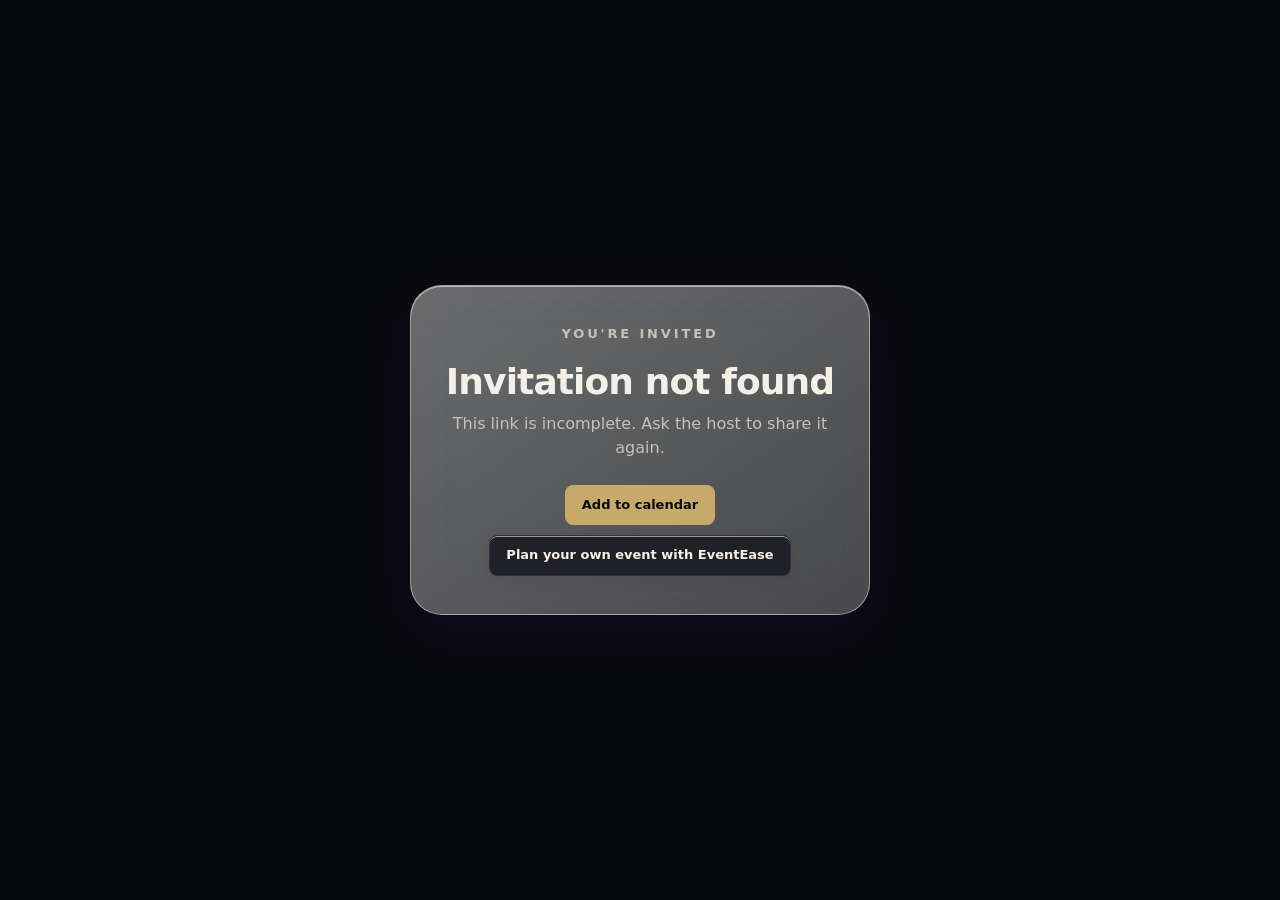
<file: invite.html>
<!doctype html>
<html lang="en">
<head>
  <meta charset="utf-8">
  <meta name="viewport" content="width=device-width,initial-scale=1,viewport-fit=cover">
  <meta name="theme-color" content="#090A0C">
  <title>You're invited — EventEase</title>
  <link rel="stylesheet" href="css/style.css?v=34">
  <link rel="stylesheet" href="css/liquid-glass.css?v=34"><link rel="stylesheet" href="css/obsidian-gold.css?v=41">
</head>
<body>
  
  <main class="invite-wrap">
    <article class="invite-card" id="card" aria-live="polite">
      <p class="invite-kicker">YOU'RE INVITED</p>
      <h1 id="iName">Loading…</h1>
      <p id="iType"></p>
      <p class="invite-line" id="iDate"></p>
      <p class="invite-line" id="iTime"></p>
      <p class="invite-line" id="iLoc"></p>
      <p class="invite-msg" id="iMsg"></p>
      <p class="invite-host" id="iHost"></p>

      <section class="invite-rsvp" id="rsvpBox" hidden>
        <h2 class="invite-rsvp-title">Will you attend?</h2>
        <div class="invite-rsvp-btns" role="group" aria-label="RSVP">
          <button type="button" class="btn btn-primary" data-rsvp="Accepted">Yes</button>
          <button type="button" class="btn" data-rsvp="Maybe">Maybe</button>
          <button type="button" class="btn" data-rsvp="Declined">No</button>
        </div>
        <form id="rsvpForm" class="invite-rsvp-form" hidden>
          <label>Your name<input id="rsvpName" required autocomplete="name" placeholder="Full name"></label>
          <label>Email (optional)<input id="rsvpEmail" type="email" autocomplete="email" placeholder="you@example.com"></label>
          <button type="submit" class="btn btn-primary" id="rsvpSubmit">Send RSVP</button>
        </form>
        <p id="rsvpDone" class="invite-rsvp-done" hidden role="status"></p>
      </section>

      <div class="invite-actions">
        <button class="btn btn-primary" id="iCal" type="button" hidden>Add to calendar</button>
        <a class="btn" href="index.html">Plan your own event with EventEase</a>
      </div>
    </article>
  </main>
  <script src="js/store.js?v=30"></script>
  <script>
  (function () {
    const $ = (id) => document.getElementById(id);
    let d;
    try {
      d = JSON.parse(decodeURIComponent(escape(atob(location.hash.slice(1).replace(/-/g, '+').replace(/_/g, '/')))));
    } catch (e) {}
    if (!d || !d.n) {
      $('iName').textContent = 'Invitation not found';
      $('iType').textContent = 'This link is incomplete. Ask the host to share it again.';
      return;
    }
    document.title = d.n + ' — Invitation';
    $('iName').textContent = d.n;
    $('iType').textContent = d.t || '';
    if (d.d) {
      const dt = new Date(d.d + 'T00:00');
      $('iDate').textContent = '📅 ' + dt.toLocaleDateString('en-IN', { weekday: 'long', day: 'numeric', month: 'long', year: 'numeric' });
    }
    if (d.tm) $('iTime').textContent = '⏰ ' + d.tm;
    if (d.l) $('iLoc').textContent = '📍 ' + d.l;
    if (d.m) $('iMsg').textContent = d.m;
    if (d.h) $('iHost').textContent = 'Hosted by ' + d.h;

    $('rsvpBox').hidden = false;
    let choice = 'Accepted';
    document.querySelectorAll('[data-rsvp]').forEach((btn) => {
      btn.onclick = () => {
        choice = btn.getAttribute('data-rsvp');
        document.querySelectorAll('[data-rsvp]').forEach((b) => b.classList.remove('btn-primary'));
        btn.classList.add('btn-primary');
        $('rsvpForm').hidden = false;
        $('rsvpName').focus();
      };
    });

    function saveRsvp(name, email, status) {
      const entry = {
        id: 'rsvp_' + Date.now(),
        eventId: d.id || '',
        eventName: d.n,
        hostEmail: d.he || '',
        name: name,
        email: email || '',
        status: status,
        at: new Date().toISOString()
      };
      let box = [];
      try { box = JSON.parse(localStorage.getItem('eventease_rsvp_inbox') || '[]'); } catch (e) { box = []; }
      if (!Array.isArray(box)) box = [];
      box.push(entry);
      try { localStorage.setItem('eventease_rsvp_inbox', JSON.stringify(box.slice(-200))); } catch (e) {}

      // If host is signed in on this device and event exists, attach guest now
      try {
        const S = window.EventEaseStore;
        if (S && S.currentUser && S.currentUser() && d.id) {
          const u = S.currentUser();
          const ev = S.scoped('events').find((x) => x.id === d.id);
          if (ev && (!d.he || d.he === u.email)) {
            S.add('guests', {
              eventId: d.id,
              name: name,
              email: email || '',
              status: status,
              fromRsvp: true
            });
            return { applied: true };
          }
        }
      } catch (e) {}
      return { applied: false, entry: entry };
    }

    $('rsvpForm').onsubmit = (e) => {
      e.preventDefault();
      const name = $('rsvpName').value.trim();
      if (!name) return;
      const email = $('rsvpEmail').value.trim();
      const res = saveRsvp(name, email, choice);
      $('rsvpForm').hidden = true;
      document.querySelector('.invite-rsvp-btns').hidden = true;
      const done = $('rsvpDone');
      done.hidden = false;
      if (res.applied) {
        done.textContent = 'Thanks, ' + name + '! Your RSVP (' + choice + ') was saved for the host.';
      } else {
        const line = 'RSVP for ' + d.n + ': ' + name + ' — ' + choice + (email ? ' (' + email + ')' : '');
        done.innerHTML = 'Thanks, ' + name + '! Response: <strong>' + choice + '</strong>.<br>Saved on this device for the host. You can also send them this message:';
        const ta = document.createElement('textarea');
        ta.className = 'invite-rsvp-copy';
        ta.readOnly = true;
        ta.value = line;
        done.appendChild(ta);
        const copyBtn = document.createElement('button');
        copyBtn.type = 'button';
        copyBtn.className = 'btn';
        copyBtn.textContent = 'Copy message';
        copyBtn.onclick = () => { navigator.clipboard.writeText(line).then(() => { copyBtn.textContent = 'Copied'; }); };
        done.appendChild(copyBtn);
      }
    };

    if (d.d) {
      $('iCal').hidden = false;
      $('iCal').onclick = function () {
        const s = d.d.replace(/-/g, '') + 'T' + ((d.tm || '09:00').replace(':', '') + '00');
        const ics = [
          'BEGIN:VCALENDAR', 'VERSION:2.0', 'PRODID:-//EventEase//EN', 'BEGIN:VEVENT',
          'UID:' + Date.now() + '@eventease',
          'DTSTAMP:' + new Date().toISOString().replace(/[-:]|\.\d+/g, ''),
          'DTSTART:' + s, 'SUMMARY:' + d.n, d.l ? 'LOCATION:' + d.l : '', 'END:VEVENT', 'END:VCALENDAR'
        ].filter(Boolean).join('\r\n');
        const a = document.createElement('a');
        a.href = URL.createObjectURL(new Blob([ics], { type: 'text/calendar' }));
        a.download = 'invitation.ics';
        document.body.appendChild(a);
        a.click();
        a.remove();
      };
    }
  })();
  </script>
</body>
</html>
</file>
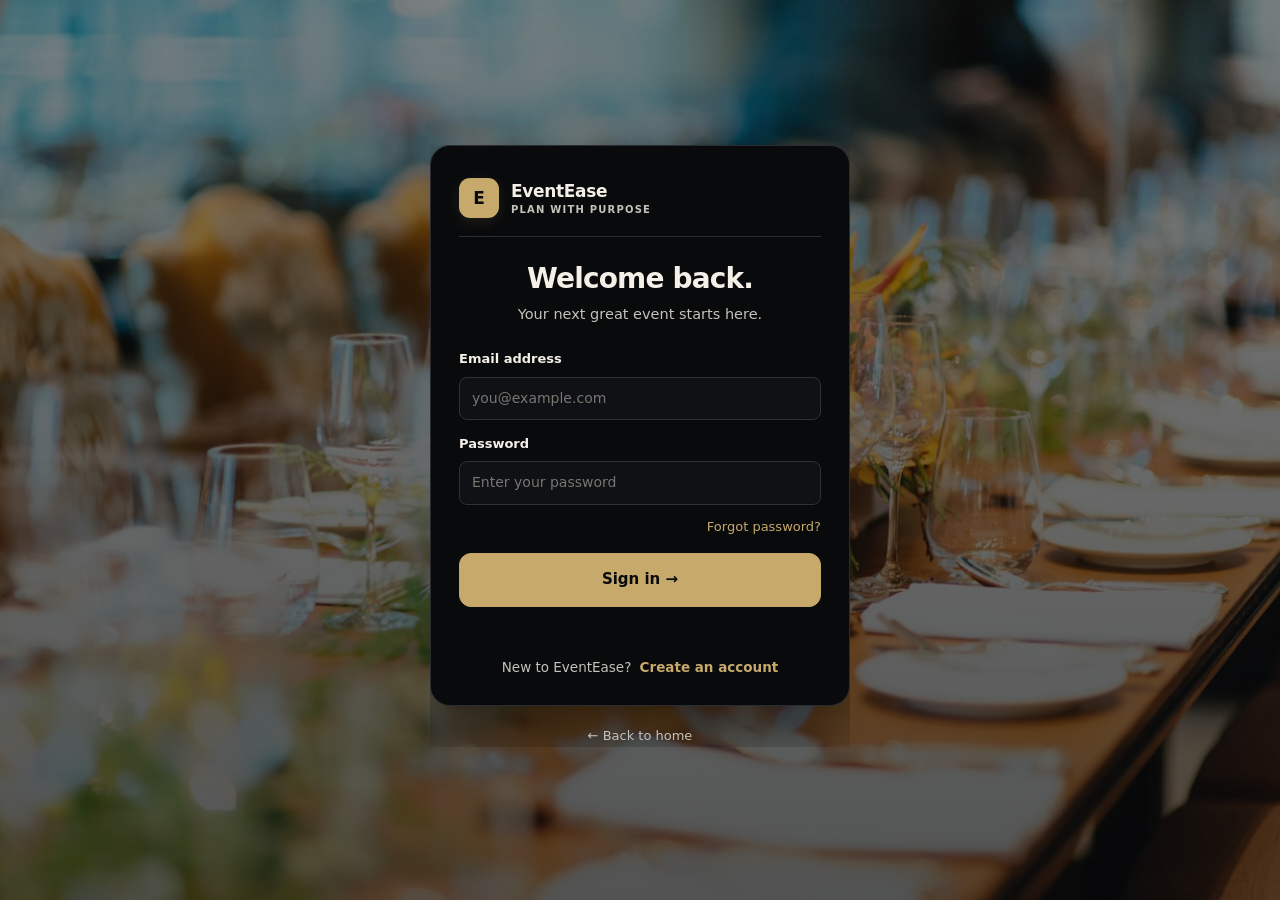
<file: login.html>
<!doctype html>
<html lang="en" data-theme="dark">
<head>
  <meta charset="utf-8">
  <meta name="viewport" content="width=device-width,initial-scale=1,viewport-fit=cover">
  <meta name="theme-color" content="#090A0C">
  <meta name="description" content="Sign in to EventEase">
  <link rel="manifest" href="manifest.json">
  <link rel="icon" href="icons/icon.svg">
  <link rel="stylesheet" href="css/style.css?v=34">
  <link rel="stylesheet" href="css/liquid-glass.css?v=34">
  <link rel="stylesheet" href="css/obsidian-gold.css?v=41">
  <title>Login — EventEase</title>
</head>
<body class="auth-page auth-focus">
  <main class="auth-focus-shell">
    <section class="auth-focus-card" aria-label="Sign in">
      <!-- Brand header -->
      <header class="auth-focus-brand">
        <span class="brand-mark">E</span>
        <div class="auth-focus-brand-text">
          <strong>EventEase</strong>
          <span>PLAN WITH PURPOSE</span>
        </div>
      </header>

      <hr class="auth-focus-rule" />

      <!-- Welcome -->
      <div class="auth-focus-intro">
        <h1>Welcome back.</h1>
        <p>Your next great event starts here.</p>
      </div>

      <!-- Login form -->
      <form class="auth-focus-form" id="loginForm" novalidate>
        <div class="field">
          <label for="loginEmail">Email address</label>
          <input id="loginEmail" type="email" required autocomplete="email" placeholder="you@example.com">
        </div>
        <div class="field">
          <label for="loginPassword">Password</label>
          <input id="loginPassword" type="password" required autocomplete="current-password" placeholder="Enter your password">
        </div>
        <div class="auth-form-meta">
          <a href="#" id="forgotLink" class="auth-text-link">Forgot password?</a>
        </div>
        <button class="btn btn-primary full auth-submit" type="submit">Sign in →</button>
        <p class="form-message" id="loginMessage" role="status"></p>
        <p class="auth-focus-switch">
          New to EventEase?
          <a href="register.html">Create an account</a>
        </p>
      </form>

      <!-- Reset form (same IDs for auth.js) -->
      <form class="auth-focus-form" id="resetForm" hidden>
        <h2 class="auth-reset-title">Reset password</h2>
        <p class="auth-reset-desc">Enter the email and full name you registered with.</p>
        <div class="field">
          <label for="resetEmail">Email</label>
          <input id="resetEmail" type="email" required autocomplete="email">
        </div>
        <div class="field">
          <label for="resetName">Full name</label>
          <input id="resetName" required autocomplete="name">
        </div>
        <div class="field">
          <label for="resetPassword">New password</label>
          <input id="resetPassword" type="password" minlength="6" required autocomplete="new-password" placeholder="At least 6 characters">
        </div>
        <button class="btn btn-primary full auth-submit" type="submit">Reset password</button>
        <p class="form-message" id="resetMessage" role="status"></p>
        <p class="auth-focus-switch">
          <a href="#" id="backLogin" class="auth-text-link">← Back to sign in</a>
        </p>
      </form>
    </section>

    <p class="auth-focus-footer">
      <a href="index.html">← Back to home</a>
    </p>
  </main>

  <script src="js/store.js?v=34"></script>
  <script src="js/transitions.js?v=34"></script>
  <script src="js/auth.js?v=34"></script>
  <script src="js/settings.js?v=38"></script>
  <script src="js/i18n.js?v=34"></script>
</body>
</html>
</file>
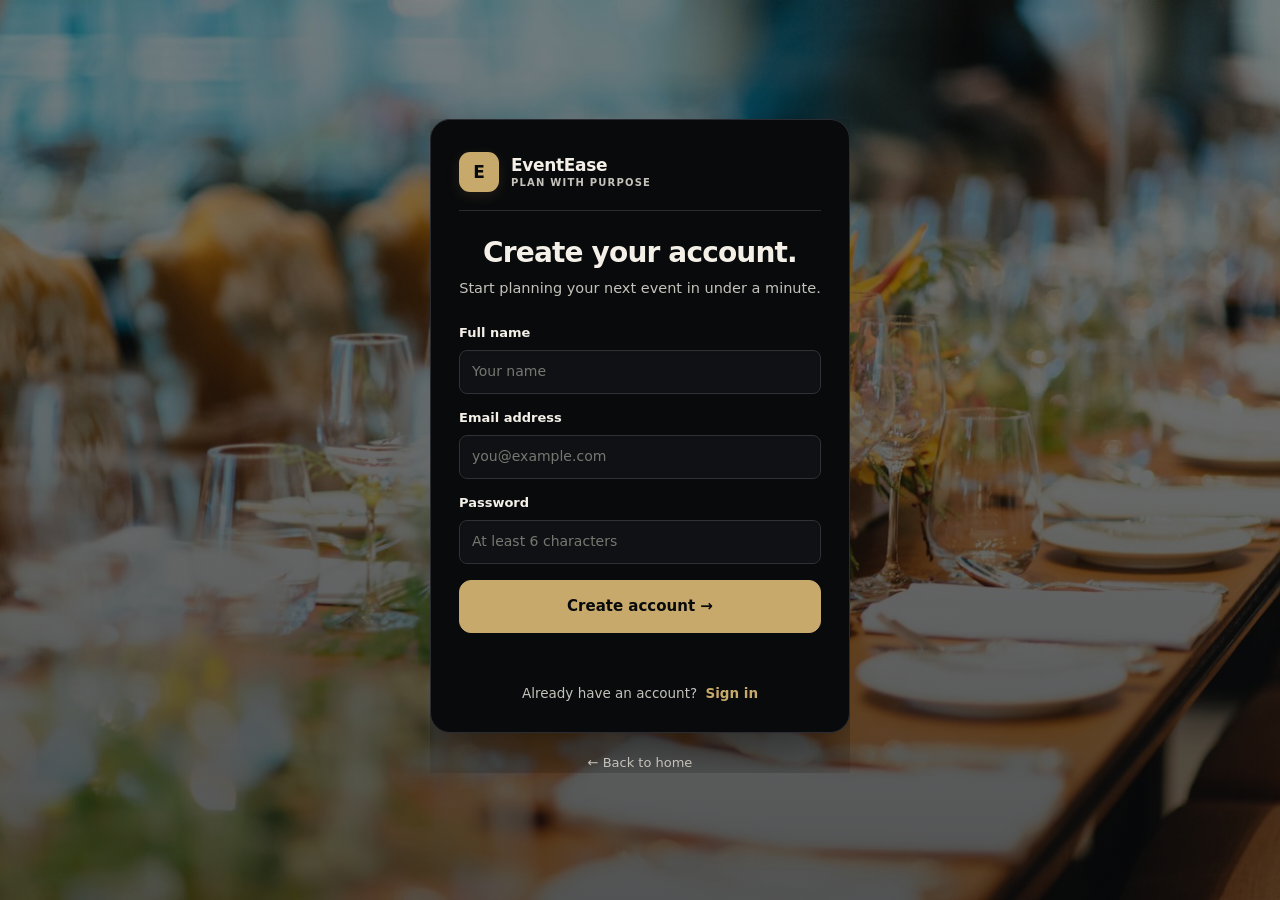
<file: register.html>
<!doctype html>
<html lang="en" data-theme="dark">
<head>
  <meta charset="utf-8">
  <meta name="viewport" content="width=device-width,initial-scale=1,viewport-fit=cover">
  <meta name="theme-color" content="#090A0C">
  <meta name="description" content="Create your EventEase account">
  <link rel="manifest" href="manifest.json">
  <link rel="icon" href="icons/icon.svg">
  <link rel="stylesheet" href="css/style.css?v=34">
  <link rel="stylesheet" href="css/liquid-glass.css?v=34">
  <link rel="stylesheet" href="css/obsidian-gold.css?v=41">
  <title>Create account — EventEase</title>
</head>
<body class="auth-page auth-focus">
  <main class="auth-focus-shell">
    <section class="auth-focus-card" aria-label="Create account">
      <header class="auth-focus-brand">
        <span class="brand-mark">E</span>
        <div class="auth-focus-brand-text">
          <strong>EventEase</strong>
          <span>PLAN WITH PURPOSE</span>
        </div>
      </header>

      <hr class="auth-focus-rule" />

      <div class="auth-focus-intro">
        <h1>Create your account.</h1>
        <p>Start planning your next event in under a minute.</p>
      </div>

      <form class="auth-focus-form" id="registerForm" novalidate>
        <div class="field">
          <label for="registerName">Full name</label>
          <input id="registerName" required autocomplete="name" placeholder="Your name">
        </div>
        <div class="field">
          <label for="registerEmail">Email address</label>
          <input id="registerEmail" type="email" required autocomplete="email" placeholder="you@example.com">
        </div>
        <div class="field">
          <label for="registerPassword">Password</label>
          <input id="registerPassword" type="password" minlength="6" required autocomplete="new-password" placeholder="At least 6 characters">
        </div>
        <button class="btn btn-primary full auth-submit" type="submit">Create account →</button>
        <p class="form-message" id="registerMessage" role="status"></p>
        <p class="auth-focus-switch">
          Already have an account?
          <a href="login.html">Sign in</a>
        </p>
      </form>
    </section>

    <p class="auth-focus-footer">
      <a href="index.html">← Back to home</a>
    </p>
  </main>

  <script src="js/store.js?v=34"></script>
  <script src="js/transitions.js?v=34"></script>
  <script src="js/auth.js?v=34"></script>
  <script src="js/settings.js?v=38"></script>
  <script src="js/i18n.js?v=34"></script>
</body>
</html>
</file>
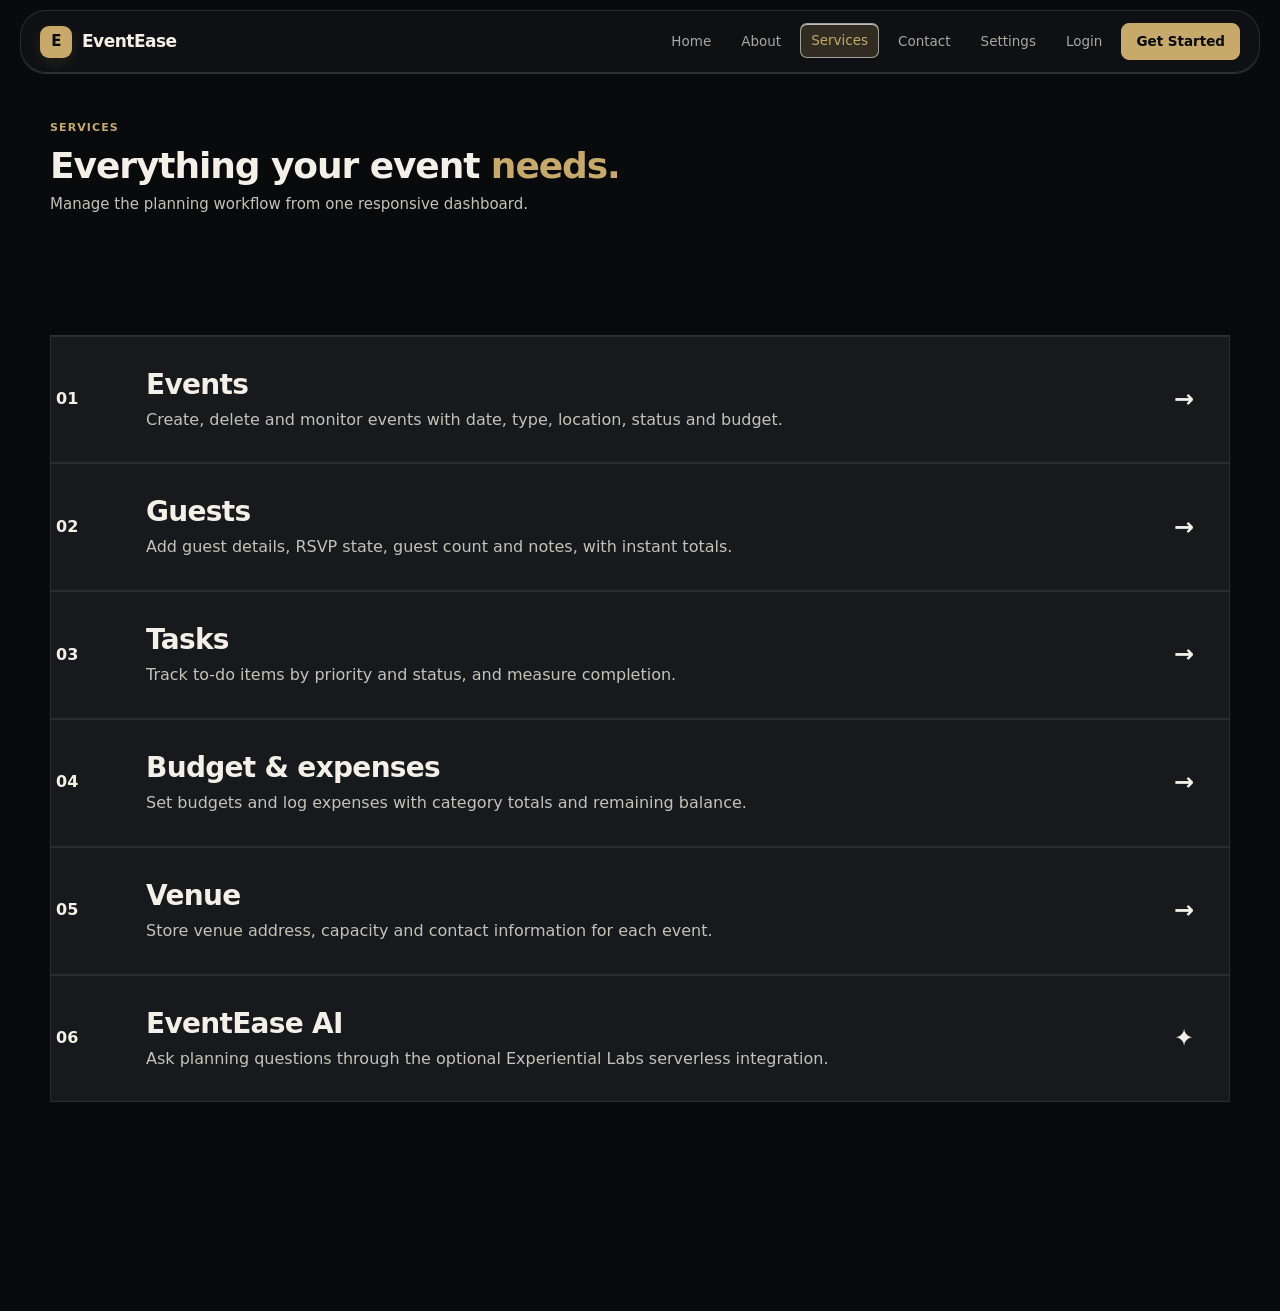
<file: services.html>
<!doctype html><html lang="en" data-theme="dark"><head><meta charset="utf-8"><meta name="viewport" content="width=device-width,initial-scale=1,viewport-fit=cover"><meta name="theme-color" content="#090A0C"><link rel="manifest" href="manifest.json"><link rel="stylesheet" href="css/style.css?v=34"><link rel="stylesheet" href="css/liquid-glass.css?v=34"><link rel="stylesheet" href="css/obsidian-gold.css?v=41"><title>Services — EventEase</title></head><body><header class="site-header"><a class="brand" href="index.html"><span class="brand-mark">E</span><span>EventEase</span></a><button class="menu-toggle">☰</button><nav class="nav-links"><a href="index.html">Home</a><a href="about.html">About</a><a class="active" href="services.html">Services</a><a href="contact.html">Contact</a><a href="settings.html">Settings</a><a href="login.html">Login</a><a class="nav-cta" href="register.html">Get Started</a></nav></header><main><section class="page-hero container reveal"><span class="eyebrow">SERVICES</span><h1>Everything your event <span class="gradient-text">needs.</span></h1><p>Manage the planning workflow from one responsive dashboard.</p></section><section class="section container" data-reveal><div class="service-list"><article class="service-row reveal"><span>01</span><div><h2>Events</h2><p>Create, delete and monitor events with date, type, location, status and budget.</p></div><b>→</b></article><article class="service-row reveal"><span>02</span><div><h2>Guests</h2><p>Add guest details, RSVP state, guest count and notes, with instant totals.</p></div><b>→</b></article><article class="service-row reveal"><span>03</span><div><h2>Tasks</h2><p>Track to-do items by priority and status, and measure completion.</p></div><b>→</b></article><article class="service-row reveal"><span>04</span><div><h2>Budget & expenses</h2><p>Set budgets and log expenses with category totals and remaining balance.</p></div><b>→</b></article><article class="service-row reveal"><span>05</span><div><h2>Venue</h2><p>Store venue address, capacity and contact information for each event.</p></div><b>→</b></article><article class="service-row reveal"><span>06</span><div><h2>EventEase AI</h2><p>Ask planning questions through the optional Experiential Labs serverless integration.</p></div><b>✦</b></article></div></section></main><footer class="footer"><div class="container footer-inner"><div><strong>EventEase</strong><p>Event Planning & Management System</p></div><div><a href="index.html">Home</a><a href="about.html">About</a><a href="contact.html">Contact</a></div></div></footer><script src="js/store.js?v=34"></script><script src="js/script.js?v=34"></script><script src="js/transitions.js?v=34"></script><script src="js/settings.js?v=38"></script><script src="js/i18n.js?v=34"></script></body></html>
</file>
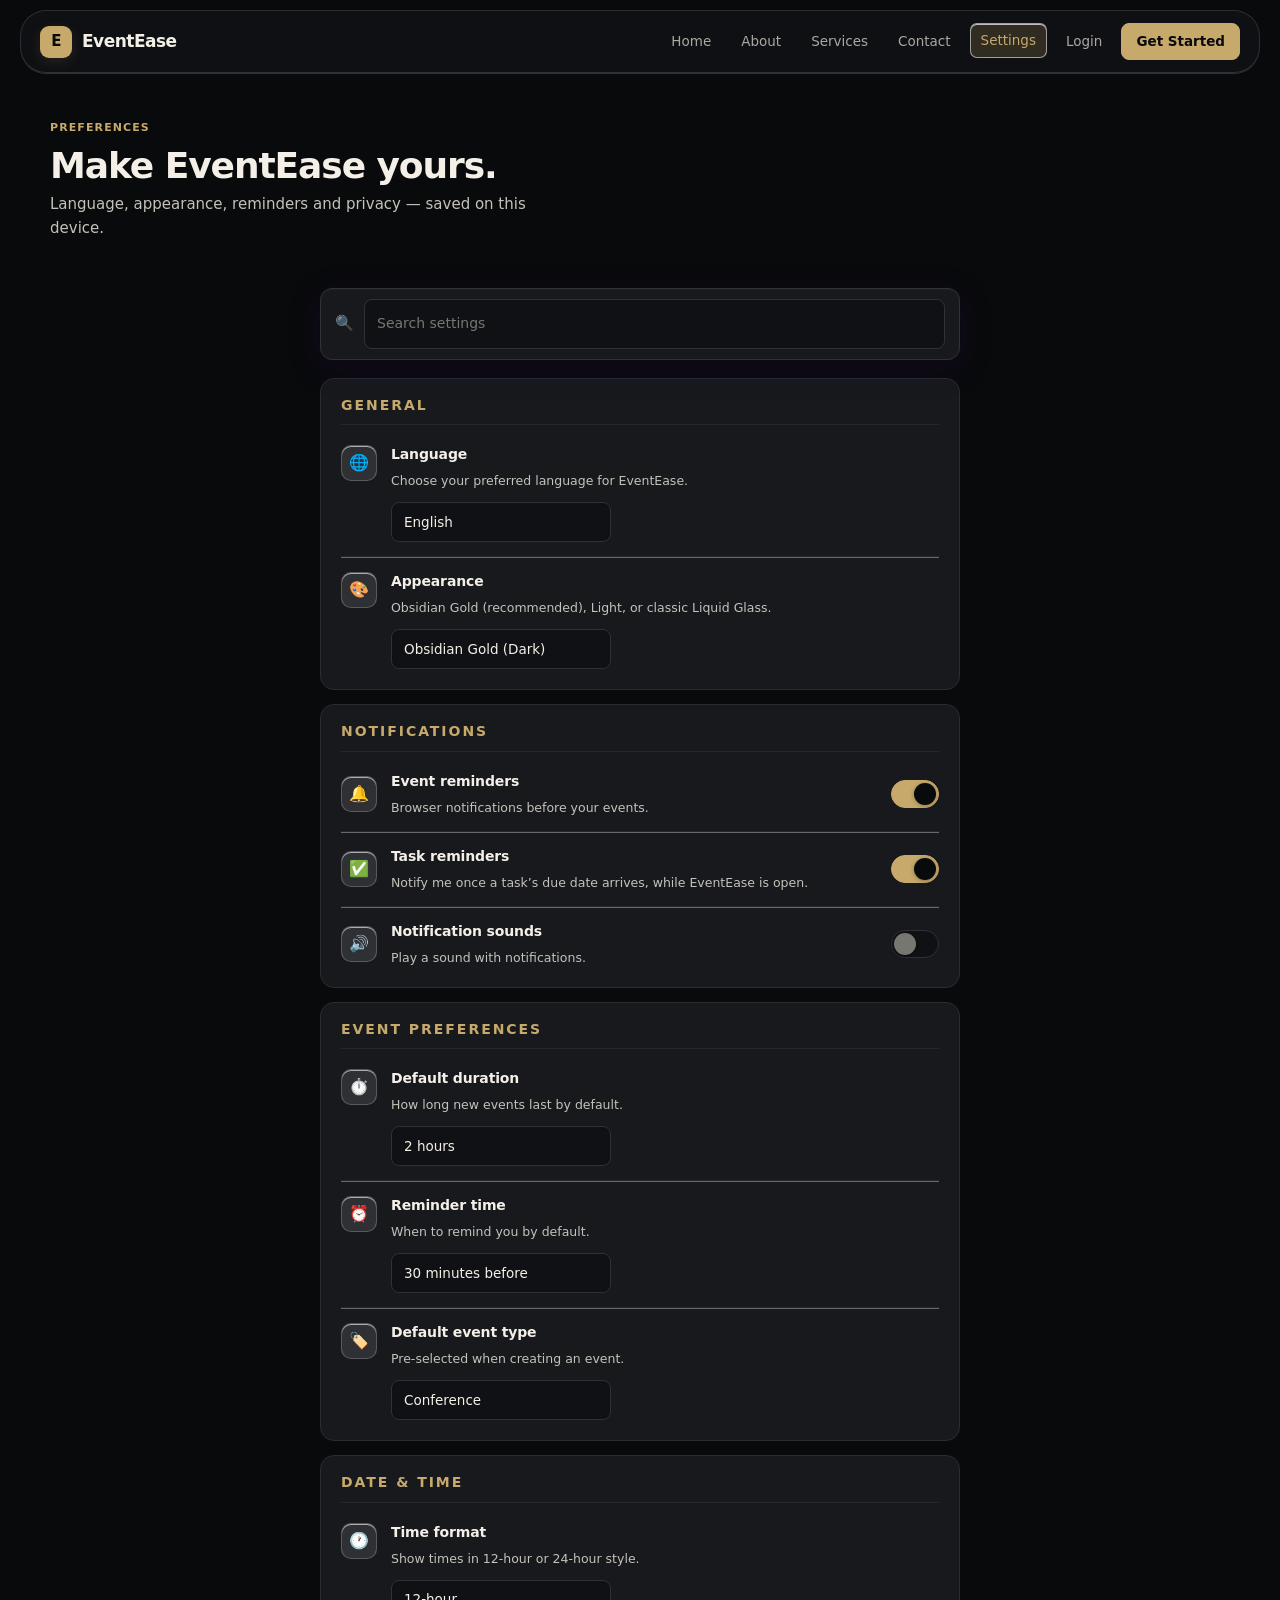
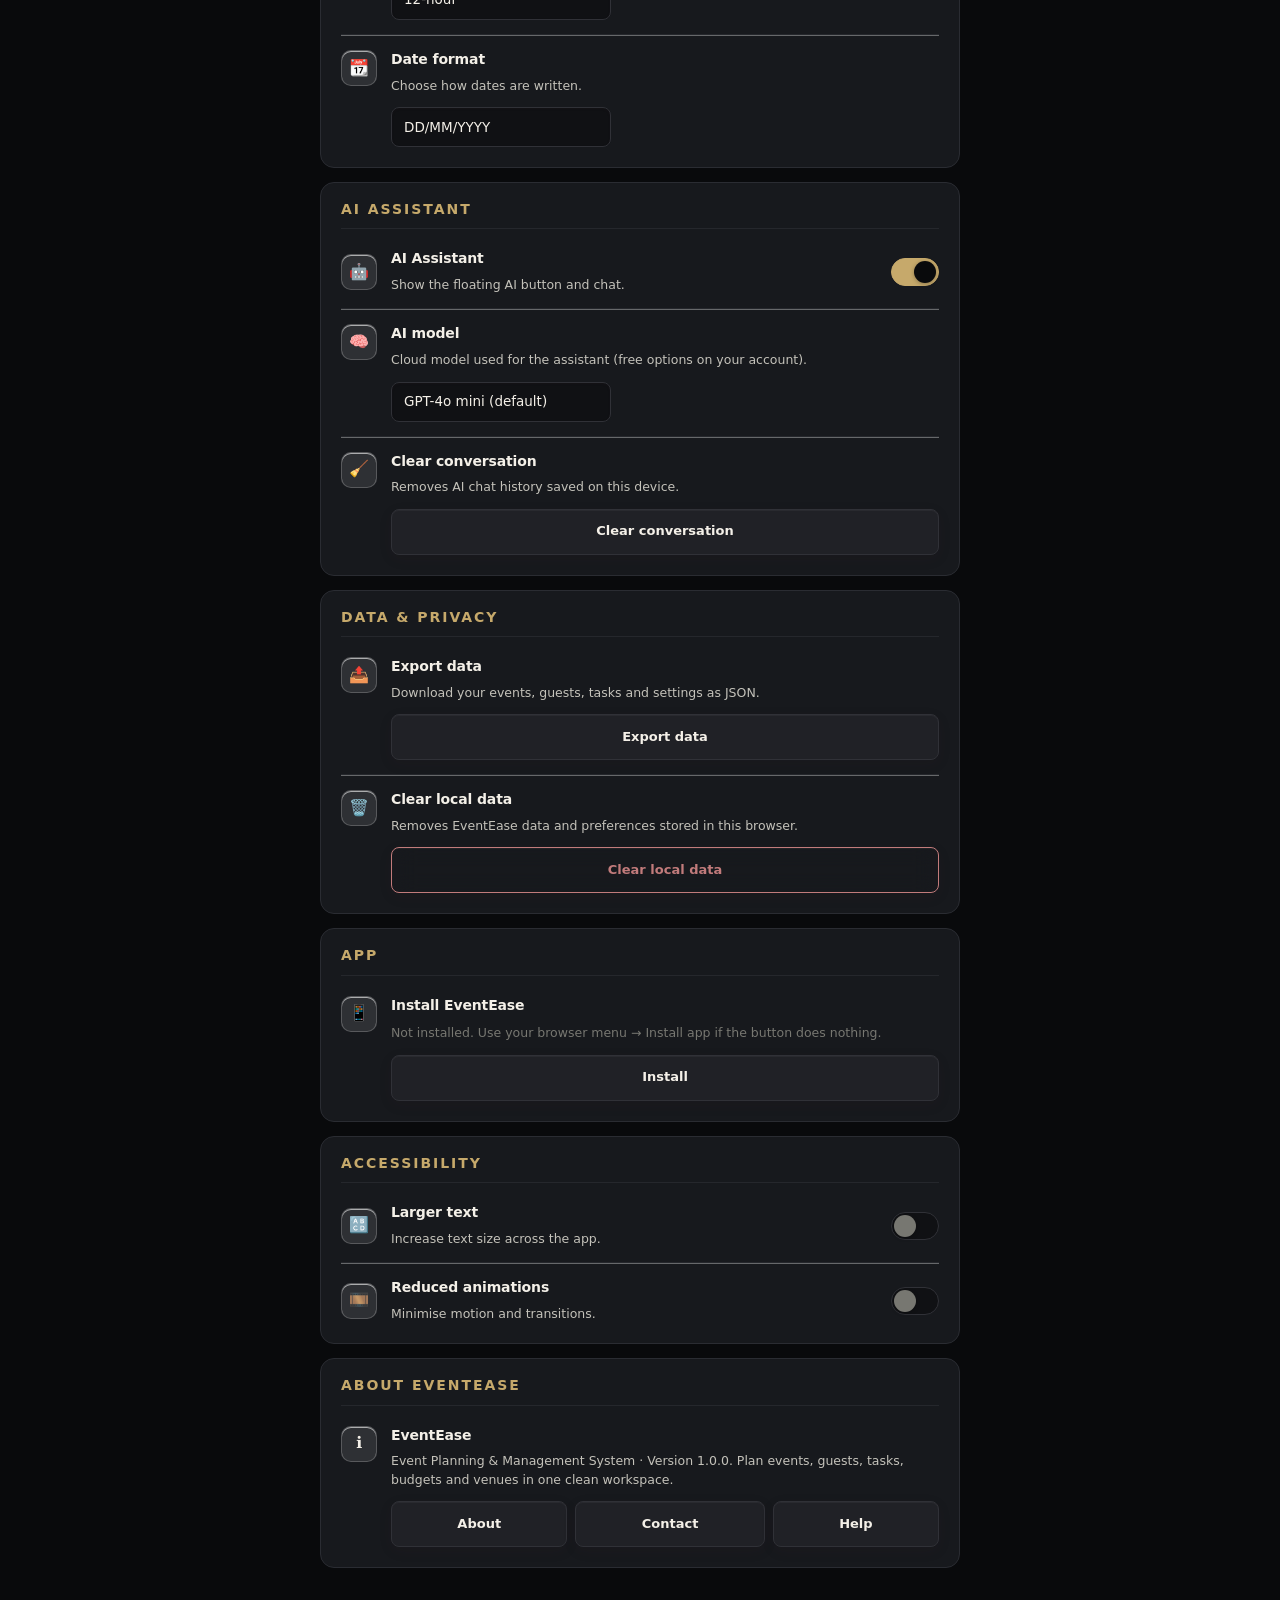
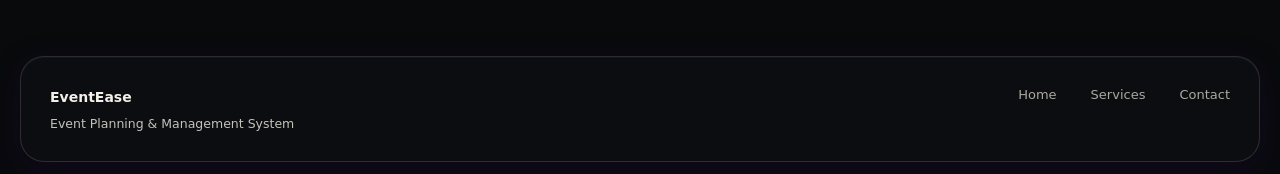
<file: settings.html>
<!doctype html>
<html lang="en" data-theme="dark">
<head>
  <meta charset="utf-8">
  <meta name="viewport" content="width=device-width,initial-scale=1,viewport-fit=cover">
  <meta name="theme-color" content="#090A0C">
  <link rel="manifest" href="manifest.json">
  <link rel="icon" href="icons/icon.svg">
  <link rel="stylesheet" href="css/style.css?v=34">
  <link rel="stylesheet" href="css/liquid-glass.css?v=34">
  <link rel="stylesheet" href="css/obsidian-gold.css?v=41">
  <title>Settings — EventEase</title>
</head>
<body class="settings-page">
  <header class="site-header">
    <a class="brand" href="index.html"><span class="brand-mark">E</span><span>EventEase</span></a>
    <button class="menu-toggle" aria-label="Open menu" aria-expanded="false">☰</button>
    <nav class="nav-links" id="mainNav">
      <a href="index.html">Home</a>
      <a href="about.html">About</a>
      <a href="services.html">Services</a>
      <a href="contact.html">Contact</a>
      <a class="active" href="settings.html">Settings</a>
      <a href="login.html" data-auth-login>Login</a>
      <a class="nav-cta" href="register.html" data-auth-register>Get Started</a>
    </nav>
  </header>

  <main>
    <section class="page-hero container">
      <span class="eyebrow">PREFERENCES</span>
      <h1>Make EventEase yours.</h1>
      <p>Language, appearance, reminders and privacy — saved on this device.</p>
    </section>
    <section class="container settings" id="settingsRoot" aria-label="Settings"></section>
  </main>

  <footer class="footer">
    <div class="container footer-inner">
      <div>
        <strong>EventEase</strong>
        <p>Event Planning &amp; Management System</p>
      </div>
      <div class="footer-links">
        <a href="index.html">Home</a>
        <a href="services.html">Services</a>
        <a href="contact.html">Contact</a>
      </div>
    </div>
  </footer>

  <script src="js/store.js?v=34"></script>
  <script src="js/script.js?v=34"></script>
  <script src="js/transitions.js?v=34"></script>
  <script src="js/settings.js?v=38"></script>
  <script src="js/i18n.js?v=34"></script>
</body>
</html>
</file>
<file: css/style.css>
:root {
  --ink: #15180f;
  --muted: #687064;
  --line: #dfe5d7;
  --paper: #090A0C;
  --white: #fff;
  --green: #C6A96B;
  --green2: #DCC38B;
  --yellow: #DCC38B;
  --dark: #11150e;
  --shadow: 0 20px 60px rgba(31, 44, 16, 0.1);
  --radius: 22px;
  --ease: cubic-bezier(0.22, 1, 0.36, 1);
}
* {
  box-sizing: border-box;
}
html {
  scroll-behavior: smooth;
  background: #090A0C;
}
.gradient-saiun {
  position: relative;
  background: #090A0C;
}

body {
  margin: 0;
  font-family:
    Inter,
    ui-sans-serif,
    system-ui,
    -apple-system,
    Segoe UI,
    sans-serif;
  color: var(--ink);
  background: transparent;
  background-attachment: fixed;
  line-height: 1.5;
}
body::before { display: none; content: none; }
body::after { display: none; content: none; }
.container {
  width: min(1160px, calc(100% - 40px));
  margin: auto;
}
.ambient {
  position: fixed;
  width: 320px;
  height: 320px;
  border-radius: 50%;
  filter: blur(70px);
  opacity: 0.25;
  pointer-events: none;
  z-index: -1;
}
.ambient-one {
  background: #dfff67;
  right: -100px;
  top: 80px;
}
.ambient-two {
  background: #ffe36e;
  left: -120px;
  bottom: 0;
}
.site-header,
.app-header {
  height: 76px;
  display: flex;
  align-items: center;
  justify-content: space-between;
  padding: 0 28px;
  border-bottom: 1px solid rgba(223, 229, 215, 0.8);
  background: rgba(255, 255, 255, 0.72);
  backdrop-filter: blur(18px);
  position: sticky;
  top: 0;
  z-index: 50;
}
.brand {
  display: flex;
  align-items: center;
  gap: 10px;
  text-decoration: none;
  color: var(--ink);
  font-weight: 800;
  letter-spacing: -0.03em;
}
.brand-mark {
  display: grid;
  place-items: center;
  width: 34px;
  height: 34px;
  border-radius: 11px;
  background: linear-gradient(135deg, var(--green), var(--yellow));
  box-shadow: 0 8px 20px rgba(140, 190, 25, 0.2);
}
.nav-links,
.app-header nav {
  display: flex;
  align-items: center;
  gap: 8px;
}
.nav-links a,
.app-header nav a {
  color: #535a50;
  text-decoration: none;
  padding: 10px 13px;
  border-radius: 12px;
  transition: all 0.35s var(--ease);
}
.nav-links a:hover,
.nav-links a.active,
.app-header nav a:hover {
  color: var(--ink);
  background: #f1f6e9;
  transform: translateY(-1px);
}
.nav-cta {
  background: var(--dark) !important;
  color: #fff !important;
}
.menu-toggle {
  display: none;
  border: 0;
  background: transparent;
  font-size: 24px;
}
.hero {
  min-height: 680px;
  display: grid;
  grid-template-columns: 1.05fr 0.95fr;
  gap: 70px;
  align-items: center;
  padding-top: 70px;
  padding-bottom: 80px;
}
.eyebrow {
  font-size: 12px;
  font-weight: 800;
  letter-spacing: 0.18em;
  color: #758065;
}
.hero h1,
.page-hero h1 {
  font-size: clamp(48px, 7vw, 82px);
  line-height: 0.98;
  letter-spacing: -0.07em;
  margin: 18px 0;
}
.gradient-text {
  background: linear-gradient(90deg, #75b93e, #c5ea26, #e3bd3b);
  -webkit-background-clip: text;
  background-clip: text;
  color: transparent;
}
.hero-copy > p,
.page-hero > p {
  font-size: 18px;
  color: var(--muted);
  max-width: 620px;
}
.hero-actions {
  display: flex;
  gap: 12px;
  flex-wrap: wrap;
  margin-top: 28px;
}
.btn {
  display: inline-flex;
  align-items: center;
  justify-content: center;
  gap: 10px;
  border: 1px solid transparent;
  border-radius: 14px;
  padding: 13px 18px;
  text-decoration: none;
  font-weight: 750;
  cursor: pointer;
  transition:
    transform 0.35s var(--ease),
    box-shadow 0.35s var(--ease),
    background 0.35s var(--ease),
    border-color 0.35s var(--ease);
  font: inherit;
}
.btn:hover {
  transform: translateY(-3px);
  box-shadow: 0 12px 28px rgba(30, 45, 10, 0.12);
}
.btn:active {
  transform: translateY(-1px) scale(0.98);
}
.btn-primary {
  background: #C6A96B;
  color: #18200d;
}
.btn-ghost {
  background: rgba(255, 255, 255, 0.65);
  border-color: var(--line);
  color: var(--ink);
}
.btn-dark {
  background: var(--dark);
  color: #fff;
}
.btn-small {
  padding: 9px 13px;
  font-size: 13px;
  background: #f0f5e7;
  color: var(--ink);
}
.full {
  width: 100%;
}
.trust-row {
  display: flex;
  gap: 16px;
  flex-wrap: wrap;
  margin-top: 22px;
  font-size: 12px;
  color: #687064;
}
.hero-card {
  background: rgba(255, 255, 255, 0.72);
  border: 1px solid rgba(206, 216, 193, 0.9);
  border-radius: 28px;
  box-shadow: var(--shadow);
  padding: 14px;
  transform: rotate(1.3deg);
  transition:
    transform 0.6s var(--ease),
    box-shadow 0.6s var(--ease);
}
.hero-card:hover {
  transform: rotate(0) translateY(-8px);
  box-shadow: 0 30px 80px rgba(35, 50, 15, 0.16);
}
.window-top {
  display: flex;
  align-items: center;
  gap: 6px;
  padding: 10px 8px;
  color: #7b8373;
  font-size: 11px;
}
.window-top span {
  width: 7px;
  height: 7px;
  border-radius: 50%;
  background: #dfe5d7;
}
.window-top b {
  margin-left: auto;
  font-weight: 600;
}
.preview-grid {
  display: grid;
  grid-template-columns: 1fr 1fr;
  gap: 10px;
}
.mini-stat {
  position: relative;
  padding: 20px;
  border-radius: 17px;
  background: #f3f7ed;
  transition: transform 0.35s var(--ease);
}
.mini-stat:hover {
  transform: translateY(-4px);
}
.mini-stat.dark {
  background: var(--dark);
  color: #fff;
}
.mini-stat small {
  display: block;
  color: #7b8373;
  font-size: 11px;
}
.mini-stat.dark small {
  color: #bfc7b8;
}
.mini-stat strong {
  display: block;
  font-size: 28px;
  margin-top: 5px;
}
.mini-stat i {
  position: absolute;
  right: 15px;
  top: 15px;
  font-style: normal;
  color: #7bb63c;
}
.preview-event {
  margin-top: 10px;
  padding: 22px;
  border-radius: 18px;
  background: linear-gradient(135deg, #fff, #f4ffd8);
  display: flex;
  justify-content: space-between;
  gap: 15px;
  align-items: center;
}
.preview-event h3 {
  margin: 6px 0;
  font-size: 20px;
}
.preview-event p {
  margin: 0;
  color: var(--muted);
  font-size: 13px;
}
.date-pill {
  display: grid;
  place-items: center;
  min-width: 64px;
  height: 64px;
  border-radius: 16px;
  background: var(--dark);
  color: #fff;
  text-align: center;
  font-size: 11px;
}
.date-pill b {
  font-size: 14px;
}
.section {
  padding: 90px 0;
}
.section-heading {
  text-align: center;
  max-width: 650px;
  margin: auto;
}
.section-heading h2,
.split-copy h2,
.cta h2 {
  font-size: clamp(34px, 5vw, 52px);
  line-height: 1.05;
  letter-spacing: -0.05em;
  margin: 12px 0;
}
.section-heading p,
.split-copy p,
.cta p {
  color: var(--muted);
}
.feature-grid {
  display: grid;
  grid-template-columns: repeat(3, 1fr);
  gap: 18px;
  margin-top: 45px;
}
.feature-card {
  background: rgba(255, 255, 255, 0.76);
  border: 1px solid var(--line);
  padding: 26px;
  border-radius: 20px;
  transition:
    transform 0.45s var(--ease),
    box-shadow 0.45s var(--ease),
    border-color 0.45s var(--ease);
}
.feature-card:hover {
  transform: translateY(-8px);
  box-shadow: 0 22px 50px rgba(35, 50, 15, 0.1);
  border-color: #c8da9e;
}
.icon {
  width: 42px;
  height: 42px;
  border-radius: 13px;
  display: grid;
  place-items: center;
  background: linear-gradient(135deg, #eff9cf, #fff0aa);
  font-weight: 900;
}
.feature-card h3 {
  margin: 22px 0 8px;
  font-size: 20px;
}
.feature-card p {
  margin: 0;
  color: var(--muted);
  font-size: 14px;
}
.text-btn {
  border: 0;
  background: none;
  padding: 15px 0 0;
  font-weight: 800;
  cursor: pointer;
  color: #4e8d2d;
}
.ai-card {
  background: linear-gradient(145deg, #fff, #f1ffd2);
}
.split-section {
  padding: 80px 0;
  background: linear-gradient(135deg, #f7ffe9, #fff7c9);
  border-block: 1px solid var(--line);
}
.split {
  display: grid;
  grid-template-columns: 1fr 1fr;
  gap: 80px;
  align-items: center;
}
.visual-card {
  height: 410px;
  border-radius: 30px;
  background: linear-gradient(135deg, #eaff8e, #fff 52%, #ffe982);
  position: relative;
  overflow: hidden;
  border: 1px solid #d7e4b7;
  box-shadow: var(--shadow);
}
.orb {
  position: absolute;
  width: 300px;
  height: 300px;
  border-radius: 50%;
  background: radial-gradient(
    circle at 35% 35%,
    #fff,
    rgba(255, 255, 255, 0.15)
  );
  left: 50%;
  top: 50%;
  transform: translate(-50%, -50%);
  filter: blur(1px);
}
.visual-center {
  position: absolute;
  left: 50%;
  top: 50%;
  transform: translate(-50%, -50%);
  width: 100px;
  height: 100px;
  border-radius: 30px;
  background: var(--dark);
  color: #fff;
  display: grid;
  place-items: center;
  font-size: 48px;
  font-weight: 900;
  box-shadow: 0 25px 50px rgba(0, 0, 0, 0.18);
}
.floating-chip {
  position: absolute;
  background: rgba(255, 255, 255, 0.82);
  border: 1px solid #e2e8d8;
  padding: 12px 15px;
  border-radius: 14px;
  box-shadow: 0 12px 30px rgba(50, 65, 20, 0.12);
  font-size: 13px;
  font-weight: 750;
  animation: float 5s ease-in-out infinite;
}
.chip-one {
  left: 30px;
  top: 55px;
}
.chip-two {
  right: 30px;
  top: 130px;
  animation-delay: 1s;
}
.chip-three {
  left: 55px;
  bottom: 55px;
  animation-delay: 2s;
}
@keyframes float {
  0%,
  100% {
    transform: translateY(0);
  }
  50% {
    transform: translateY(-10px);
  }
}
.cta {
  margin-top: 90px;
  margin-bottom: 90px;
  padding: 38px 44px;
  border-radius: 28px;
  background: linear-gradient(135deg, #efffbf, #fff9d8);
  border: 1px solid var(--line);
  display: flex;
  align-items: center;
  justify-content: space-between;
  gap: 25px;
}
.footer {
  border-top: 1px solid var(--line);
  padding: 34px 0;
  background: rgba(255, 255, 255, 0.65);
}
.footer-inner {
  display: flex;
  justify-content: space-between;
  gap: 30px;
}
.footer p {
  margin: 5px 0 0;
  color: var(--muted);
  font-size: 13px;
}
.footer a {
  margin-left: 18px;
  color: var(--muted);
  text-decoration: none;
  font-size: 13px;
}
.page-hero {
  padding-top: 100px;
  padding-bottom: 70px;
}
.page-hero h1 {
  max-width: 850px;
}
.about-grid {
  display: grid;
  grid-template-columns: repeat(3, 1fr);
  gap: 18px;
}
.info-card {
  padding: 30px;
  border-radius: 22px;
  background: #fff;
  border: 1px solid var(--line);
  box-shadow: 0 12px 35px rgba(35, 50, 15, 0.06);
}
.big-number {
  font-weight: 900;
  color: #88a56a;
}
.info-card h2 {
  font-size: 24px;
  letter-spacing: -0.03em;
}
.info-card p {
  color: var(--muted);
}
.quote-section {
  padding: 100px 0;
  background: var(--dark);
  color: #fff;
}
.quote {
  max-width: 800px;
}
.quote-mark {
  font-size: 70px;
  color: var(--green);
  line-height: 0.6;
}
.quote h2 {
  font-size: clamp(42px, 6vw, 68px);
  line-height: 1;
  letter-spacing: -0.06em;
}
.quote p {
  color: #bfc7b8;
}
.service-list {
  border-top: 1px solid var(--line);
}
.service-row {
  display: grid;
  grid-template-columns: 70px 1fr 50px;
  gap: 20px;
  align-items: center;
  padding: 30px 5px;
  border-bottom: 1px solid var(--line);
  transition:
    padding 0.4s var(--ease),
    background 0.4s var(--ease);
}
.service-row:hover {
  padding-left: 18px;
  padding-right: 18px;
  background: rgba(255, 255, 255, 0.7);
}
.service-row > span {
  font-weight: 900;
  color: #94a57f;
}
.service-row h2 {
  margin: 0;
  font-size: 28px;
}
.service-row p {
  margin: 6px 0 0;
  color: var(--muted);
}
.service-row > b {
  font-size: 24px;
}
.auth-page {
  min-height: 100vh;
  display: grid;
  place-items: center;
  padding: 30px;
}
.auth-back {
  position: fixed;
  left: 28px;
  top: 25px;
  text-decoration: none;
  color: var(--ink);
  font-weight: 800;
}
.auth-shell {
  width: min(470px, 100%);
}
.auth-brand {
  text-align: center;
  margin-bottom: 25px;
}
.auth-brand .brand-mark {
  margin: auto;
}
.auth-brand h1 {
  font-size: 42px;
  letter-spacing: -0.06em;
  margin: 16px 0 4px;
}
.auth-brand p {
  margin: 0;
  color: var(--muted);
}
.auth-card {
  background: rgba(255, 255, 255, 0.84);
  border: 1px solid var(--line);
  border-radius: 24px;
  padding: 28px;
  box-shadow: var(--shadow);
}
.field {
  margin-bottom: 17px;
}
.field label {
  display: block;
  font-size: 13px;
  font-weight: 750;
  margin-bottom: 7px;
}
.field input,
.inline-form input,
.inline-form select,
.expense-form input,
.venue-form input {
  width: 100%;
  border: 1px solid #d9e1d1;
  background: #fff;
  border-radius: 12px;
  padding: 12px 13px;
  outline: none;
  font: inherit;
  transition:
    border-color 0.3s,
    box-shadow 0.3s,
    transform 0.3s;
}
.field input:focus,
.inline-form input:focus,
.inline-form select:focus,
.expense-form input:focus,
.venue-form input:focus {
  border-color: #9cc94b;
  box-shadow: 0 0 0 4px rgba(184, 230, 27, 0.15);
  transform: translateY(-1px);
}
.form-message {
  min-height: 20px;
  color: #6c7b62;
  font-size: 13px;
}
.auth-switch {
  text-align: center;
  color: var(--muted);
  font-size: 13px;
}
.auth-switch a {
  color: var(--ink);
  font-weight: 800;
}
.app-page {
  background: #f7faf2;
}
.app-header {
  position: sticky;
}
.app-header nav {
  gap: 2px;
}
.app-header nav a {
  font-size: 13px;
}
.user-menu {
  display: flex;
  align-items: center;
  gap: 10px;
  font-size: 13px;
  font-weight: 750;
}
.icon-btn {
  border: 1px solid var(--line);
  background: #fff;
  border-radius: 10px;
  padding: 8px 10px;
  cursor: pointer;
}
.app-main {
  padding-top: 55px;
  padding-bottom: 80px;
  display: flex;
  flex-direction: column;
  gap: 22px;
}
.workspace-view {
  display: none;
  min-height: 68vh;
}
.workspace-view.active {
  display: block;
}
.app-main > section,
.app-main > div {
  scroll-margin-top: 95px;
}
.dashboard-head {
  display: flex;
  justify-content: space-between;
  align-items: end;
  gap: 20px;
  margin-bottom: 8px;
}
.quick-actions {
  margin-bottom: 8px;
}
.dashboard-grid,
.dashboard-grid.lower {
  margin-top: 0;
  margin-bottom: 0;
}
.panel {
  border: 1px solid rgba(216, 224, 208, 0.9);
  box-shadow: 0 18px 52px rgba(32, 41, 13, 0.06);
}
#dashboard {
  margin-top: 4px;
}
#events,
#tasks,
#guests,
#budget,
#venue,
.ai-panel {
  margin-top: 4px;
}
#events,
#guests,
#venue,
#budget,
#tasks,
.ai-panel {
  border-top: 3px solid rgba(184, 230, 27, 0.72);
}
.app-nav {
  display: flex;
  align-items: center;
  gap: 8px;
  flex-wrap: wrap;
}
.nav-view-btn {
  background: transparent;
  border: 1px solid transparent;
  color: #535a50;
  text-decoration: none;
  padding: 10px 13px;
  border-radius: 12px;
  transition: all 0.35s var(--ease);
  font: inherit;
  font-weight: 600;
  cursor: pointer;
}
.nav-view-btn:hover,
.nav-view-btn.active {
  color: var(--ink);
  background: #f1f6e9;
  transform: translateY(-1px);
}
.dashboard-head h1 {
  font-size: 44px;
  letter-spacing: -0.05em;
  margin: 8px 0;
}
.dashboard-head p {
  color: var(--muted);
  margin: 0;
}
.stat-grid {
  display: grid;
  grid-template-columns: repeat(4, 1fr);
  gap: 15px;
  margin-bottom: 20px;
}
.stat-card {
  background: #fff;
  border: 1px solid var(--line);
  border-radius: 18px;
  padding: 20px;
  box-shadow: 0 10px 30px rgba(35, 50, 15, 0.04);
}
.stat-card small {
  color: var(--muted);
}
.stat-card strong {
  display: block;
  font-size: 30px;
  letter-spacing: -0.04em;
  margin: 7px 0;
}
.stat-card span {
  font-size: 12px;
  color: #8a9382;
}
.dashboard-analytics {
  display: grid;
  grid-template-columns: repeat(3, minmax(0, 1fr));
  gap: 16px;
  margin-bottom: 18px;
}
.chart-card {
  background: rgba(255, 255, 255, 0.8);
  border: 1px solid rgba(216, 224, 208, 0.9);
  box-shadow: 0 18px 52px rgba(32, 41, 13, 0.06);
  border-radius: 18px;
  padding: 16px 16px 12px;
}
.chart-header {
  display: flex;
  justify-content: space-between;
  align-items: end;
  gap: 12px;
  margin-bottom: 10px;
}
.chart-header span {
  display: block;
  color: var(--muted);
  font-size: 12px;
  text-transform: uppercase;
  letter-spacing: 0.08em;
}
.chart-header strong {
  font-size: 22px;
  letter-spacing: -0.04em;
}
.chart-header small {
  color: #7c8677;
  font-size: 11px;
}
.mini-chart {
  width: 100%;
  height: 110px;
  display: block;
  border-radius: 12px;
  background: linear-gradient(180deg, rgba(240, 246, 235, 0.9), rgba(255, 255, 255, 0.7));
}
.dashboard-grid {
  display: grid;
  grid-template-columns: 1fr;
  gap: 18px;
  margin-bottom: 18px;
}
/* Legacy two-column only when both panels present */
.dashboard-grid:has(> .panel:nth-child(2)) {
  grid-template-columns: 1.4fr 0.9fr;
}
.dashboard-grid.lower {
  grid-template-columns: 1fr 1fr;
}
#events {
  width: 100%;
  max-width: none;
}
.ev-grid {
  grid-template-columns: repeat(auto-fill, minmax(280px, 1fr));
}
.dash-ev-grid {
  grid-template-columns: repeat(auto-fill, minmax(280px, 1fr));
}
.panel {
  background: #fff;
  border: 1px solid var(--line);
  border-radius: 20px;
  padding: 22px;
  min-width: 0;
}
.panel-head {
  display: flex;
  justify-content: space-between;
  align-items: center;
  gap: 15px;
  margin-bottom: 18px;
}
.panel-head h2 {
  margin: 0;
  font-size: 21px;
}
.panel-head p {
  margin: 3px 0 0;
  color: var(--muted);
  font-size: 13px;
}
.event-list {
  display: grid;
  gap: 10px;
}
.event-item {
  padding: 15px;
  border: 1px solid #e6ebdf;
  border-radius: 14px;
  display: flex;
  align-items: center;
  justify-content: space-between;
  gap: 15px;
  transition:
    transform 0.3s var(--ease),
    box-shadow 0.3s;
}
.event-item:hover {
  transform: translateX(4px);
  box-shadow: 0 10px 25px rgba(35, 50, 15, 0.07);
}
.event-item h3 {
  margin: 0;
  font-size: 16px;
}
.event-item p {
  margin: 3px 0 0;
  font-size: 12px;
  color: var(--muted);
}
.event-actions {
  display: flex;
  gap: 6px;
}
.tiny-btn {
  border: 0;
  background: #f1f5eb;
  border-radius: 9px;
  padding: 7px 9px;
  cursor: pointer;
  transition: 0.25s;
}
.tiny-btn:hover {
  background: #e5efd3;
  transform: translateY(-1px);
}
.event-form,
.inline-form,
.expense-form,
.venue-form {
  display: flex;
  gap: 8px;
  margin-bottom: 15px;
}
.event-form {
  display: grid;
  grid-template-columns: 1.4fr 1fr 1fr 1fr auto;
  align-items: center;
}
.event-form input {
  width: 100%;
}
.inline-form select {
  max-width: 110px;
}
.task-item,
.guest-item,
.expense-item {
  display: flex;
  align-items: center;
  justify-content: space-between;
  gap: 10px;
  padding: 11px 0;
  border-bottom: 1px solid #edf0e9;
  font-size: 13px;
}
.task-item:last-child,
.guest-item:last-child,
.expense-item:last-child {
  border-bottom: 0;
}
.pill {
  font-size: 10px;
  font-weight: 800;
  padding: 5px 8px;
  border-radius: 20px;
  background: #eef5df;
}
.task-done {
  text-decoration: line-through;
  color: #929b8b;
}
.budget-meter {
  padding: 10px 0 20px;
}
.meter-top {
  display: flex;
  justify-content: space-between;
  font-size: 12px;
  color: var(--muted);
  margin: 7px 0;
}
.meter-top strong {
  color: var(--ink);
}
.meter {
  height: 10px;
  background: #eef2e8;
  border-radius: 20px;
  overflow: hidden;
}
.meter span {
  display: block;
  height: 100%;
  width: 0;
  background: linear-gradient(90deg, #79bd43, #dbe92b, #ffd85e);
  border-radius: 20px;
  transition: width 0.7s var(--ease);
}
.expense-form {
  display: grid;
  grid-template-columns: 1fr 120px auto;
}
.venue-form {
  display: grid;
  grid-template-columns: 1fr 1fr;
}
.venue-form button {
  grid-column: 1/-1;
}
.venue-view {
  color: var(--muted);
  font-size: 13px;
}
.suggestions {
  display: grid;
  gap: 9px;
}
.suggestions button {
  border: 1px solid var(--line);
  background: #f8fbf3;
  text-align: left;
  border-radius: 12px;
  padding: 11px;
  cursor: pointer;
  transition: 0.3s var(--ease);
}
.suggestions button:hover {
  transform: translateX(4px);
  background: #f0f8dd;
}
.ai-dot {
  display: grid;
  place-items: center;
  width: 34px;
  height: 34px;
  border-radius: 10px;
  background: #eff8d5;
}
.chat-fab {
  position: fixed;
  right: 24px;
  bottom: 24px;
  width: 58px;
  height: 58px;
  border: 0;
  border-radius: 18px;
  background: var(--dark);
  color: #fff;
  font-size: 23px;
  cursor: pointer;
  box-shadow: 0 15px 35px rgba(0, 0, 0, 0.2);
  z-index: 80;
  transition: transform 0.4s var(--ease);
}
.chat-fab:hover {
  transform: translateY(-5px) rotate(5deg);
}
.chat-panel {
  position: fixed;
  right: 24px;
  bottom: 94px;
  width: min(390px, calc(100vw - 32px));
  height: 560px;
  background: #fff;
  border: 1px solid var(--line);
  border-radius: 22px;
  box-shadow: 0 30px 80px rgba(15, 25, 8, 0.22);
  z-index: 79;
  display: flex;
  flex-direction: column;
  overflow: hidden;
  animation: chatIn 0.4s var(--ease);
}
@keyframes chatIn {
  from {
    opacity: 0;
    transform: translateY(18px) scale(0.96);
  }
  to {
    opacity: 1;
    transform: none;
  }
}
.chat-head {
  padding: 15px 17px;
  background: linear-gradient(135deg, #f1ffd0, #fff8d2);
  display: flex;
  justify-content: space-between;
  align-items: center;
}
.chat-head strong {
  display: block;
}
.chat-head small {
  color: var(--muted);
}
.chat-close {
  border: 0;
  background: rgba(255, 255, 255, 0.7);
  border-radius: 10px;
  padding: 7px 10px;
  cursor: pointer;
}
.chat-messages {
  flex: 1;
  overflow: auto;
  padding: 15px;
  background: #fbfcf8;
}
.chat-msg {
  max-width: 84%;
  padding: 10px 12px;
  border-radius: 14px;
  margin: 7px 0;
  font-size: 13px;
  white-space: pre-wrap;
}
.chat-msg.user {
  margin-left: auto;
  background: var(--dark);
  color: #fff;
  border-bottom-right-radius: 5px;
}
.chat-msg.ai {
  background: #eef4e7;
  border-bottom-left-radius: 5px;
}
.chat-suggestions {
  display: flex;
  gap: 6px;
  overflow: auto;
  padding: 9px 12px;
  border-top: 1px solid var(--line);
}
.chat-suggestions button {
  white-space: nowrap;
  border: 1px solid var(--line);
  background: #fff;
  border-radius: 20px;
  padding: 7px 10px;
  font-size: 11px;
  cursor: pointer;
}
.chat-form {
  display: flex;
  gap: 8px;
  padding: 12px;
  border-top: 1px solid var(--line);
}
.chat-form input {
  flex: 1;
  border: 1px solid var(--line);
  border-radius: 12px;
  padding: 11px;
  outline: none;
}
.chat-form button {
  width: 44px;
  border: 0;
  border-radius: 12px;
  background: var(--dark);
  color: #fff;
}
.reveal {
  opacity: 0;
  transform: translateY(22px);
  animation: reveal 0.75s var(--ease) forwards;
}
.delay-1 {
  animation-delay: 0.08s;
}
.delay-2 {
  animation-delay: 0.16s;
}
.page-transition-shell {
  position: fixed;
  z-index: 2000;
  pointer-events: none;
  opacity: 0;
  background: #090A0C;
  box-shadow: inset 0 0 0 1px rgba(21, 24, 15, 0.05);
  border-radius: 24px;
  transform-origin: var(--origin-x, 50%) var(--origin-y, 50%);
  transition:
    left 0.52s var(--ease),
    top 0.52s var(--ease),
    width 0.52s var(--ease),
    height 0.52s var(--ease),
    border-radius 0.52s var(--ease),
    opacity 0.28s ease,
    transform 0.52s var(--ease);
  will-change: left, top, width, height, border-radius, opacity, transform;
}
.page-transition-shell.is-active {
  opacity: 1;
  transform: scale(1.02);
}
.page-transition-shell.reverse {
  background: #090A0C;
}
.page-entering {
  overflow: hidden;
}
.page-entering .auth-shell,
.page-entering .hero,
.page-entering .app-main,
.page-entering .page-hero {
  opacity: 0;
  transform: translateY(18px) scale(0.985);
  animation: page-content-enter 0.52s var(--ease) 0.16s forwards;
}
.page-entering .auth-brand,
.page-entering .auth-card {
  opacity: 0;
  transform: translateY(12px);
  animation: auth-card-enter 0.52s var(--ease) 0.18s forwards;
}
@keyframes reveal {
  to {
    opacity: 1;
    transform: none;
  }
}
@keyframes page-content-enter {
  to {
    opacity: 1;
    transform: none;
  }
}
@keyframes auth-card-enter {
  to {
    opacity: 1;
    transform: none;
  }
}
@media (prefers-reduced-motion: reduce) {
  .page-transition-shell {
    display: none !important;
  }
  .page-entering .auth-shell,
  .page-entering .hero,
  .page-entering .app-main,
  .page-entering .page-hero {
    animation: none;
    opacity: 1;
    transform: none;
  }
  *,
  *:before,
  *:after {
    scroll-behavior: auto !important;
    animation-duration: 0.01ms !important;
    animation-iteration-count: 1 !important;
    transition-duration: 0.01ms !important;
  }
}
@media (max-width: 900px) {
  .hero,
  .split {
    grid-template-columns: 1fr;
  }
  .hero {
    padding-top: 55px;
  }
  .feature-grid,
  .about-grid {
    grid-template-columns: 1fr 1fr;
  }
  .app-header nav {
    display: none;
  }
  .stat-grid {
    grid-template-columns: 1fr 1fr;
  }
  .dashboard-grid,
  .dashboard-grid.lower {
    grid-template-columns: 1fr;
  }
  .site-header .nav-links {
    display: none;
  }
  .menu-toggle {
    display: block;
  }
  .nav-links.open {
    display: flex;
    position: absolute;
    left: 15px;
    right: 15px;
    top: 66px;
    padding: 12px;
    background: #fff;
    border: 1px solid var(--line);
    border-radius: 16px;
    box-shadow: var(--shadow);
    flex-direction: column;
    align-items: stretch;
  }
  .nav-links.open a {
    text-align: center;
  }
  .footer-inner {
    flex-direction: column;
  }
  .footer a {
    margin: 0 18px 0 0;
  }
}
@media (max-width: 620px) {
  .container {
    width: min(100% - 28px, 1160px);
  }
  .site-header,
  .app-header {
    padding: 0 14px;
  }
  .hero h1,
  .page-hero h1 {
    font-size: 50px;
  }
  .feature-grid,
  .about-grid,
  .stat-grid {
    grid-template-columns: 1fr;
  }
  .cta {
    padding: 28px;
    flex-direction: column;
    align-items: flex-start;
  }
  .preview-grid {
    grid-template-columns: 1fr 1fr;
  }
  .dashboard-head {
    align-items: flex-start;
    flex-direction: column;
  }
  .inline-form,
  .expense-form,
  .venue-form {
    display: grid;
    grid-template-columns: 1fr;
  }
  .inline-form select {
    max-width: none;
  }
  .service-row {
    grid-template-columns: 40px 1fr 25px;
  }
  .auth-page {
    padding: 18px;
  }
  .auth-back {
    position: static;
    margin-bottom: 20px;
  }
  .auth-shell {
    margin: auto;
  }
  .chat-panel {
    right: 16px;
    bottom: 90px;
  }
  .chat-fab {
    right: 16px;
    bottom: 16px;
  }
}

/* --- EventEase motion polish ------------------------------------------------ */
:root {
  --motion-fast: 0.18s;
  --motion-base: 0.32s;
  --motion-slow: 0.55s;
  --ease-standard: cubic-bezier(0.22, 1, 0.36, 1);
}

/* Keep interactive feedback consistent across the site. */
a,
button,
input,
select,
textarea,
.panel,
.stat-card,
.info-card,
.service-row,
.event-item,
.task-item,
.guest-item,
.expense-item,
.visual-card,
.hero-card,
.mini-stat,
.floating-chip,
.icon {
  -webkit-tap-highlight-color: transparent;
}

button,
a,
.panel,
.stat-card,
.info-card,
.service-row,
.event-item,
.task-item,
.guest-item,
.expense-item,
.visual-card,
.hero-card,
.mini-stat,
.icon,
.floating-chip,
input,
select,
textarea {
  transition:
    transform var(--motion-base) var(--ease-standard),
    opacity var(--motion-base) var(--ease-standard),
    box-shadow var(--motion-base) var(--ease-standard),
    background-color var(--motion-base) var(--ease-standard),
    border-color var(--motion-base) var(--ease-standard),
    color var(--motion-base) var(--ease-standard),
    outline-color var(--motion-base) var(--ease-standard);
}

button:focus-visible,
a:focus-visible,
input:focus-visible,
select:focus-visible,
textarea:focus-visible {
  outline: 3px solid rgba(184, 230, 27, 0.42);
  outline-offset: 3px;
}

.btn:hover,
.icon-btn:hover,
.tiny-btn:hover,
.chat-close:hover,
.chat-form button:hover {
  transform: translateY(-2px);
}
.btn:active,
.icon-btn:active,
.tiny-btn:active,
.chat-close:active,
.chat-form button:active {
  transform: translateY(0) scale(0.98);
}

input:hover,
select:hover,
textarea:hover {
  border-color: #c8d6b4;
}
input:focus,
select:focus,
textarea:focus {
  border-color: #9fc85a;
  box-shadow: 0 0 0 4px rgba(184, 230, 27, 0.13);
  transform: translateY(-1px);
}

/* Page enter/exit motion for the multi-page vanilla PWA. */
body {
  animation: pageEnter 0.48s var(--ease-standard) both;
}
body.page-leaving {
  animation: pageLeave 0.22s ease-in forwards;
  pointer-events: none;
}
@keyframes pageEnter {
  from {
    opacity: 0;
    transform: translateY(7px);
  }
  to {
    opacity: 1;
    transform: none;
  }
}
@keyframes pageLeave {
  from {
    opacity: 1;
    transform: none;
  }
  to {
    opacity: 0;
    transform: translateY(5px);
  }
}

/* Reveal elements are still lightweight: only transform + opacity. */
.reveal-on-scroll {
  opacity: 0;
  transform: translateY(18px);
}
.reveal-on-scroll.is-visible {
  opacity: 1;
  transform: none;
  transition:
    opacity 0.65s var(--ease-standard),
    transform 0.65s var(--ease-standard);
}

/* Subtle image/media treatment if images are added later. */
img,
.media-card {
  transition:
    transform 0.55s var(--ease-standard),
    filter 0.55s var(--ease-standard);
}
img:hover,
.media-card:hover {
  transform: scale(1.015);
}

/* Menu opens smoothly instead of appearing abruptly. */
@media (max-width: 900px) {
  .nav-links.open {
    animation: menuIn 0.28s var(--ease-standard) both;
    transform-origin: top center;
  }
  @keyframes menuIn {
    from {
      opacity: 0;
      transform: translateY(-8px) scale(0.985);
    }
    to {
      opacity: 1;
      transform: none;
    }
  }
}

/* Avoid hover motion on coarse/touch-only devices. */
@media (hover: none) {
  .btn:hover,
  .icon-btn:hover,
  .tiny-btn:hover,
  .chat-close:hover,
  .chat-form button:hover {
    transform: none;
  }
  img:hover,
  .media-card:hover {
    transform: none;
  }
}

@media (prefers-reduced-motion: reduce) {
  body,
  body.page-leaving,
  .reveal-on-scroll,
  .reveal-on-scroll.is-visible {
    animation: none !important;
    transition: none !important;
    transform: none !important;
    opacity: 1 !important;
  }
}

/* --- UI polish additions -------------------------------------------------- */
.app-main {
  padding-top: 40px;
}
.dashboard-head {
  position: relative;
}
.dashboard-head h1 {
  font-size: clamp(2.1rem, 5vw, 3.15rem);
  line-height: 1.05;
}
.quick-actions {
  display: flex;
  flex-wrap: wrap;
  gap: 10px;
  margin: 0 0 22px;
  padding: 0;
}
.action-pill {
  display: inline-flex;
  align-items: center;
  padding: 8px 12px;
  border-radius: 999px;
  border: 1px solid rgba(143, 165, 122, 0.35);
  background: rgba(255, 255, 255, 0.7);
  color: var(--muted);
  font-size: 0.8rem;
  font-weight: 600;
  letter-spacing: 0.02em;
}
.action-pill.active {
  background: linear-gradient(
    135deg,
    rgba(184, 230, 27, 0.2),
    rgba(255, 227, 110, 0.28)
  );
  border-color: rgba(184, 230, 27, 0.55);
  color: var(--ink);
}
.stat-card,
.panel,
.feature-card,
.hero-card,
.event-item,
.task-item,
.guest-item,
.expense-item,
.service-row,
.info-card {
  position: relative;
  overflow: hidden;
}
.stat-card::before,
.panel::before,
.feature-card::before,
.event-item::before,
.task-item::before,
.guest-item::before,
.expense-item::before {
  content: "";
  position: absolute;
  inset: auto 0 0 0;
  height: 3px;
  background: linear-gradient(90deg, var(--green), var(--yellow));
  opacity: 0.9;
}
.stat-card:hover,
.panel:hover,
.feature-card:hover,
.event-item:hover,
.task-item:hover,
.guest-item:hover,
.expense-item:hover {
  transform: translateY(-2px);
  box-shadow: 0 16px 32px rgba(31, 44, 16, 0.08);
}
.stat-card small,
.stat-card span,
.panel-head p,
.feature-card p,
.event-item p,
.task-item p,
.guest-item p,
.expense-item p {
  color: var(--muted);
}
.stat-card strong {
  display: block;
  font-size: 2rem;
  letter-spacing: -0.05em;
  margin: 8px 0 6px;
}
.ai-panel .suggestions button,
.feature-card .text-btn,
.chat-fab,
.btn {
  box-shadow: 0 12px 24px rgba(21, 24, 15, 0.08);
}
.chat-fab {
  position: fixed;
  right: 22px;
  bottom: 22px;
  width: 62px;
  height: 62px;
  border: 0;
  border-radius: 22px;
  background: linear-gradient(135deg, var(--green), var(--yellow));
  color: var(--dark);
  font-size: 1.6rem;
  box-shadow: 0 18px 35px rgba(104, 155, 32, 0.28);
  z-index: 80;
}
.chat-panel {
  width: min(380px, calc(100vw - 22px));
  border: 1px solid rgba(142, 168, 112, 0.25);
  background: rgba(255, 255, 255, 0.96);
  backdrop-filter: blur(18px);
  box-shadow: 0 22px 50px rgba(31, 44, 16, 0.15);
}
.chat-head {
  background: linear-gradient(
    135deg,
    rgba(184, 230, 27, 0.18),
    rgba(255, 227, 110, 0.12)
  );
  border-bottom: 1px solid rgba(142, 168, 112, 0.2);
}
.chat-msg.ai {
  background: linear-gradient(135deg, #f3fbe8, #fffdf0);
  border: 1px solid rgba(184, 230, 27, 0.22);
}
.chat-form {
  padding: 12px 14px 14px;
  gap: 8px;
}
.chat-form input {
  border-radius: 12px;
  border: 1px solid var(--line);
  padding: 12px 14px;
  background: #f9fbf5;
}
.chat-form button {
  border: 0;
  border-radius: 12px;
  background: linear-gradient(135deg, var(--green), var(--yellow));
  color: var(--dark);
  padding: 12px 14px;
  font-weight: 800;
}
/* =========================================================
   EVENTEASE ACCOUNT MENU
   ========================================================= */

.app-header {
  display: flex;
  align-items: center;
  justify-content: space-between;
  gap: 20px;
  z-index: 100;
}

.app-header .brand {
  flex-shrink: 0;
}

.app-nav {
  display: flex;
  align-items: center;
  gap: 3px;
  margin-left: auto;
}

.app-nav a {
  position: relative;
  padding: 9px 11px;
  border-radius: 10px;
  color: var(--muted);
  text-decoration: none;
  font-size: 13px;
  font-weight: 700;
  transition:
    color 0.25s var(--ease),
    background 0.25s var(--ease),
    transform 0.25s var(--ease);
}

.app-nav a:hover {
  color: var(--ink);
  background: rgba(184, 230, 27, 0.14);
  transform: translateY(-1px);
}

.app-nav a:active {
  transform: translateY(0);
}

.account-menu {
  position: relative;
  flex-shrink: 0;
}

.account-trigger {
  display: flex;
  align-items: center;
  gap: 9px;

  border: 1px solid var(--line);
  background: rgba(255, 255, 255, 0.82);

  border-radius: 14px;
  padding: 6px 9px 6px 6px;

  cursor: pointer;
  font: inherit;

  transition:
    background 0.3s var(--ease),
    border-color 0.3s var(--ease),
    box-shadow 0.3s var(--ease),
    transform 0.3s var(--ease);
}

.account-trigger:hover {
  background: #fff;
  border-color: #cbd8bc;
  box-shadow: 0 8px 25px rgba(35, 50, 15, 0.08);
  transform: translateY(-1px);
}

.account-trigger:active {
  transform: translateY(0) scale(0.98);
}

.account-avatar {
  width: 34px;
  height: 34px;

  display: grid;
  place-items: center;

  border-radius: 11px;

  background: linear-gradient(135deg, var(--green), var(--yellow));

  color: var(--dark);
  font-weight: 900;
  font-size: 14px;

  flex-shrink: 0;
}

.account-avatar.large {
  width: 42px;
  height: 42px;
  border-radius: 13px;
}

.account-info {
  display: flex;
  flex-direction: column;
  align-items: flex-start;
  line-height: 1.15;
}

.account-info strong {
  font-size: 12px;
  color: var(--ink);
}

.account-info small {
  margin-top: 3px;
  color: var(--muted);
  font-size: 10px;
}

.account-chevron {
  color: var(--muted);
  font-size: 15px;

  transition: transform 0.3s var(--ease);
}

.account-menu.open .account-chevron {
  transform: rotate(180deg);
}

.account-dropdown {
  position: absolute;

  top: calc(100% + 10px);
  right: 0;

  width: 235px;

  padding: 9px;

  background: rgba(255, 255, 255, 0.97);
  backdrop-filter: blur(18px);

  border: 1px solid var(--line);
  border-radius: 18px;

  box-shadow: 0 25px 60px rgba(25, 40, 12, 0.15);

  opacity: 0;
  visibility: hidden;
  pointer-events: none;

  transform: translateY(-8px) scale(0.97);

  transform-origin: top right;

  transition:
    opacity 0.25s var(--ease),
    transform 0.25s var(--ease),
    visibility 0.25s var(--ease);
}

.account-menu.open .account-dropdown {
  opacity: 1;
  visibility: visible;
  pointer-events: auto;

  transform: translateY(0) scale(1);
}

.account-dropdown-head {
  display: flex;
  align-items: center;
  gap: 10px;

  padding: 8px 8px 12px;
}

.account-dropdown-head strong {
  display: block;
  font-size: 13px;
}

.account-dropdown-head small {
  display: block;
  margin-top: 3px;
  color: var(--muted);
  font-size: 11px;
}

.account-divider {
  height: 1px;
  background: var(--line);
  margin: 5px 4px;
}

.account-link {
  width: 100%;

  display: flex;
  align-items: center;
  gap: 11px;

  padding: 10px 11px;

  border: 0;
  border-radius: 11px;

  background: transparent;

  color: var(--ink);
  text-decoration: none;

  font: inherit;
  font-size: 13px;
  font-weight: 650;

  cursor: pointer;

  transition:
    background 0.25s var(--ease),
    transform 0.25s var(--ease),
    color 0.25s var(--ease);
}

.account-link span:first-child {
  width: 22px;

  display: grid;
  place-items: center;

  color: var(--muted);
  font-size: 15px;
}

.account-link:hover {
  background: #f1f8df;
  transform: translateX(3px);
}

.account-link:hover span:first-child {
  color: var(--ink);
}

.account-logout {
  color: #a44a3c;
}

.account-logout:hover {
  background: #fff0ed;
  color: #963c30;
}

@media (max-width: 900px) {
  .app-nav {
    display: none;
  }

  .account-info {
    display: none;
  }

  .account-trigger {
    padding: 5px;
  }

  .account-dropdown {
    right: 0;
    width: 230px;
  }
}

@media (max-width: 620px) {
  .app-header {
    padding: 0 14px;
  }

  .account-dropdown {
    position: fixed;

    top: 70px;
    right: 14px;

    width: min(240px, calc(100vw - 28px));
  }
}

@media (prefers-reduced-motion: reduce) {
  .account-trigger,
  .account-dropdown,
  .account-link,
  .app-nav a,
  .account-chevron {
    transition: none !important;
  }
}


/* --- Final EventEase visual consistency pass ---------------------------- */
body {
  background:
    radial-gradient(circle at 12% 8%, rgba(255,255,255,.92), transparent 30%),
    #090A0C;
  background-attachment: fixed;
}

/* The dashboard uses one responsive account menu for desktop and mobile. */
.account-dropdown .account-link[data-view-target] {
  appearance: none;
}

@media (max-width: 900px) {
  .app-header {
    gap: 10px;
  }
  .app-nav {
    display: none;
  }
  .account-dropdown {
    max-height: calc(100vh - 88px);
    overflow-y: auto;
  }
}

@media (max-width: 620px) {
  .app-header .brand span:last-child {
    display: inline;
  }
  .account-dropdown {
    top: 64px;
  }
}

/* Shared-origin authentication/page transition. */
.page-transition-shell {
  background: #090A0C;
}

body.page-transitioning > *:not(.page-transition-shell) {
  transition: opacity .18s ease;
}

/* Make all opt-in reveals use the same transform/opacity model. */
[data-reveal] {
  opacity: 0;
  transform: translateY(18px);
}
[data-reveal].is-visible {
  opacity: 1;
  transform: none;
  transition: opacity .65s var(--ease-standard), transform .65s var(--ease-standard);
}

/* Consistent interactive cards. */
.feature-card:hover,
.info-card:hover,
.service-row:hover,
.stat-card:hover,
.chart-card:hover,
.panel:hover,
.hero-card:hover,
.visual-card:hover {
  transform: translateY(-4px);
  box-shadow: 0 20px 55px rgba(31, 44, 16, .10);
}

@media (hover: none) {
  .feature-card:hover,
  .info-card:hover,
  .service-row:hover,
  .stat-card:hover,
  .chart-card:hover,
  .panel:hover,
  .hero-card:hover,
  .visual-card:hover {
    transform: none;
  }
}

@media (prefers-reduced-motion: reduce) {
  [data-reveal],
  [data-reveal].is-visible,
  .feature-card:hover,
  .info-card:hover,
  .service-row:hover,
  .stat-card:hover,
  .chart-card:hover,
  .panel:hover,
  .hero-card:hover,
  .visual-card:hover {
    transform: none !important;
    transition: none !important;
  }
}

/* =========================================================
   CONTACT PAGE
   ========================================================= */
.contact-section { padding-top: 10px; }
.contact-grid {
  display:grid;
  grid-template-columns:repeat(3,minmax(0,1fr));
  gap:18px;
}
.contact-card {
  padding:26px;
  border:1px solid var(--line);
  border-radius:22px;
  background:rgba(255,255,255,.82);
  box-shadow:0 12px 35px rgba(31,44,16,.06);
  transition:transform .35s var(--ease-standard),box-shadow .35s var(--ease-standard),border-color .35s var(--ease-standard);
}
.contact-card:hover { transform:translateY(-5px); box-shadow:0 22px 55px rgba(31,44,16,.11); border-color:rgba(117,196,61,.45); }
.contact-card-featured { grid-column:span 1; background:linear-gradient(135deg,rgba(255,255,255,.96),rgba(223,255,103,.24)); }
.contact-icon {
  width:48px;height:48px;border-radius:15px;display:grid;place-items:center;margin-bottom:18px;
  background:linear-gradient(135deg,var(--green),var(--yellow)); color:var(--dark);font-weight:900;font-size:20px;
}
.contact-kicker { display:block; font-size:10px; font-weight:900; letter-spacing:.14em; color:var(--muted); margin-bottom:8px; }
.contact-card h2 { margin:0 0 8px; font-size:21px; }
.contact-card p { margin:0 0 16px; color:var(--muted); line-height:1.65; }
.contact-detail { display:inline-block; color:var(--ink); font-weight:800; text-decoration:none; transition:color .25s var(--ease-standard),transform .25s var(--ease-standard); }
.contact-detail:hover { color:var(--green2); transform:translateX(2px); }
.contact-note { display:block; margin-top:9px; color:var(--muted); font-size:10px; line-height:1.45; }
.section-heading { margin-bottom:22px; }
.section-heading h2 { margin:.2rem 0 .4rem; }
.section-heading p { color:var(--muted); margin:0; }
.faq-list { display:grid; gap:10px; }
.faq-item { border:1px solid var(--line); border-radius:16px; background:rgba(255,255,255,.78); overflow:hidden; transition:border-color .25s var(--ease-standard),box-shadow .25s var(--ease-standard); }
.faq-item[open] { border-color:rgba(117,196,61,.5); box-shadow:0 12px 30px rgba(31,44,16,.06); }
.faq-item summary { cursor:pointer; list-style:none; padding:17px 20px; font-weight:800; display:flex; align-items:center; justify-content:space-between; gap:18px; }
.faq-item summary::-webkit-details-marker { display:none; }
.faq-item summary::after { content:'+'; font-size:20px; color:var(--muted); transition:transform .25s var(--ease-standard); }
.faq-item[open] summary::after { transform:rotate(45deg); }
.faq-item p { margin:0; padding:0 20px 18px; color:var(--muted); line-height:1.65; }
.feedback-card { padding:30px; border:1px solid var(--line); border-radius:24px; background:rgba(255,255,255,.84); box-shadow:0 18px 45px rgba(31,44,16,.07); }
.feedback-form { display:grid; gap:16px; }
.feedback-fields { display:grid; grid-template-columns:1fr 1fr; gap:16px; }
.feedback-form textarea { width:100%; resize:vertical; min-height:140px; }
.feedback-actions { display:flex; align-items:center; gap:14px; flex-wrap:wrap; }

@media (max-width:800px) {
  .contact-grid { grid-template-columns:1fr; }
  .contact-card-featured { grid-column:auto; }
  .feedback-fields { grid-template-columns:1fr; }
}
@media (hover:none) { .contact-card:hover { transform:none; box-shadow:0 12px 35px rgba(31,44,16,.06); } }
@media (prefers-reduced-motion:reduce) {
  .contact-card,.contact-detail,.faq-item summary::after { transition:none !important; }
}

/* =========================================================
   OVERVIEW
   ========================================================= */
.overview-head {
  display:flex;
  justify-content:space-between;
  align-items:flex-end;
  gap:24px;
  margin-bottom:18px;
}
.overview-head h1 {
  font-size:44px;
  letter-spacing:-.05em;
  margin:8px 0;
}
.overview-head p { margin:0; color:var(--muted); }
.overview-stats {
  display:grid;
  grid-template-columns:repeat(4,1fr);
  gap:15px;
  margin-bottom:18px;
}
.overview-card {
  border:1px solid rgba(216,224,208,.9);
  background:rgba(255,255,255,.82);
  border-radius:18px;
  padding:20px;
  box-shadow:0 18px 52px rgba(32,41,13,.06);
  transition:transform .3s var(--ease), box-shadow .3s var(--ease), border-color .3s var(--ease);
}
.overview-card:hover { transform:translateY(-4px); box-shadow:0 24px 60px rgba(32,41,13,.10); border-color:#cbd8bc; }
.overview-card small,.overview-card span { display:block; color:var(--muted); }
.overview-card strong { display:block; margin:8px 0 4px; font-size:30px; letter-spacing:-.04em; }
.overview-grid { display:grid; grid-template-columns:1.25fr .75fr; gap:18px; }
.overview-panel { min-height:210px; }
.overview-panel .panel-head > strong { font-size:24px; }
.overview-event-list { display:flex; flex-direction:column; gap:9px; }
.overview-event-item {
  display:flex; justify-content:space-between; align-items:center; gap:16px;
  padding:13px 14px; border:1px solid #e3e8dc; border-radius:13px;
  background:#fff; transition:transform .25s var(--ease), background .25s var(--ease), border-color .25s var(--ease);
}
.overview-event-item:hover { transform:translateY(-2px); background:#fbfdf7; border-color:#d2dfc2; }
.overview-event-item div { min-width:0; }
.overview-event-item strong,.overview-event-item span { display:block; }
.overview-event-item span,.overview-event-item time { color:var(--muted); font-size:12px; margin-top:4px; }
.overview-event-item time { white-space:nowrap; }
.overview-progress { height:12px; border-radius:999px; background:#edf1e8; overflow:hidden; margin:26px 0 10px; }
.overview-progress span { display:block; width:0; height:100%; border-radius:inherit; background:linear-gradient(90deg,var(--green2),var(--green),var(--yellow)); transition:width .7s var(--ease); }
.overview-task-meta { display:flex; justify-content:space-between; color:var(--muted); font-size:12px; }
.overview-budget { display:grid; grid-template-columns:repeat(3,1fr); gap:10px; margin-top:10px; }
.overview-budget div { padding:15px; border-radius:13px; background:#f8faf5; border:1px solid #e5eadf; }
.overview-budget span,.overview-budget strong { display:block; }
.overview-budget span { color:var(--muted); font-size:11px; }
.overview-budget strong { margin-top:6px; font-size:18px; }
.overview-actions { display:flex; flex-wrap:wrap; gap:9px; }
.overview-actions .btn { flex:1 1 145px; }

/* =========================================================
   OPTIONAL AI ASSISTANT VIEW
   ========================================================= */
.ai-assistant-page { display:flex; flex-direction:column; gap:20px; }
.ai-assistant-hero {
  border:1px solid rgba(216,224,208,.9); border-radius:22px; padding:32px;
  background:rgba(255,255,255,.82); box-shadow:0 20px 55px rgba(32,41,13,.07);
}
.ai-assistant-hero h1 { margin:8px 0; font-size:42px; letter-spacing:-.045em; }
.ai-assistant-hero p { max-width:680px; color:var(--muted); margin:0 0 20px; line-height:1.7; }
.ai-suggestion-grid { display:grid; grid-template-columns:repeat(2,1fr); gap:15px; }
.ai-suggestion-card {
  text-align:left; border:1px solid rgba(216,224,208,.9); border-radius:18px; padding:20px;
  background:#fff; cursor:pointer; font:inherit; transition:transform .3s var(--ease), box-shadow .3s var(--ease), border-color .3s var(--ease);
}
.ai-suggestion-card:hover { transform:translateY(-4px); border-color:#cbd8bc; box-shadow:0 20px 50px rgba(32,41,13,.09); }
.ai-suggestion-card strong,.ai-suggestion-card span { display:block; }
.ai-suggestion-card strong { color:var(--ink); font-size:15px; }
.ai-suggestion-card span { color:var(--muted); margin-top:7px; font-size:13px; line-height:1.55; }

@media (max-width: 900px) {
  .overview-stats { grid-template-columns:repeat(2,1fr); }
  .overview-grid { grid-template-columns:1fr; }
  .overview-head h1,.ai-assistant-hero h1 { font-size:36px; }
  .ai-suggestion-grid { grid-template-columns:1fr; }
}
@media (max-width: 620px) {
  .overview-head { align-items:flex-start; flex-direction:column; }
  .overview-head h1,.ai-assistant-hero h1 { font-size:31px; }
  .overview-stats { grid-template-columns:1fr 1fr; gap:10px; }
  .overview-card { padding:15px; }
  .overview-card strong { font-size:25px; }
  .overview-budget { grid-template-columns:1fr; }
  .ai-assistant-hero { padding:23px; }
}
@media (prefers-reduced-motion: reduce) {
  .overview-card,.overview-event-item,.ai-suggestion-card,.overview-progress span { transition:none !important; }
}

/* ========== EventEase UX overhaul (v13) ========== */
.section-label {
  margin: 0 0 14px;
}
.section-label h2 {
  margin: 0 0 4px;
  font-size: 1.25rem;
  font-weight: 650;
}
.section-label p {
  margin: 0;
  opacity: 0.72;
  font-size: 0.92rem;
}
.all-events-overview {
  margin-bottom: 28px;
}
.dash-budget-row {
  display: grid;
  grid-template-columns: repeat(3, 1fr);
  gap: 12px;
  margin: 14px 0 8px;
}
.dash-budget-row > div {
  background: rgba(255, 255, 255, 0.45);
  border-radius: 14px;
  padding: 12px 14px;
  border: 1px solid rgba(255, 255, 255, 0.35);
}
.dash-budget-row span {
  display: block;
  font-size: 0.8rem;
  opacity: 0.7;
}
.dash-budget-row strong {
  font-size: 1.15rem;
}
.dash-budget-meter {
  margin-bottom: 8px;
}
.your-events-section {
  margin-top: 8px;
  margin-bottom: 24px;
}
.dash-ev-grid {
  margin-top: 4px;
}
.ev-card {
  transition: transform 0.2s ease-in-out, box-shadow 0.2s ease-in-out;
}
.ev-card:hover {
  transform: translateY(-2px);
}
.ev-card.selected {
  outline: 2px solid rgba(240, 138, 140, 0.7);
  outline-offset: 2px;
}
.ev-type-line {
  margin: 0 0 8px;
  font-size: 0.85rem;
  opacity: 0.65;
}
.ev-progress {
  display: flex;
  align-items: center;
  gap: 8px;
  margin: 8px 0 12px;
}
.ev-progress-bar {
  flex: 1;
  height: 6px;
  border-radius: 99px;
  background: linear-gradient(90deg, #C6A96B, #DCC38B);
  transition: width 0.35s ease-in-out;
}
.ev-progress {
  position: relative;
}
.ev-progress::before {
  content: "";
  position: absolute;
  left: 0;
  right: 48px;
  height: 6px;
  top: 50%;
  transform: translateY(-50%);
  background: rgba(0, 0, 0, 0.08);
  border-radius: 99px;
  z-index: 0;
}
.ev-progress-bar {
  position: relative;
  z-index: 1;
  max-width: calc(100% - 52px);
}
.ev-progress span {
  font-size: 0.75rem;
  opacity: 0.7;
  white-space: nowrap;
}
.ev-card-actions {
  display: flex;
  flex-wrap: wrap;
  gap: 8px;
  align-items: center;
}
.ev-card-more {
  display: flex;
  gap: 6px;
  margin-left: auto;
}
.tiny-btn.danger {
  color: #a44a3c;
}
.events-toolbar {
  display: flex;
  flex-wrap: wrap;
  gap: 10px;
  margin-bottom: 14px;
  align-items: center;
}
.events-search {
  flex: 1 1 180px;
  min-width: 140px;
}
.events-toolbar select {
  min-width: 120px;
}
.events-head-actions {
  display: flex;
  flex-wrap: wrap;
  gap: 8px;
  align-items: center;
}
.ws-quick-actions {
  display: flex;
  flex-wrap: wrap;
  gap: 8px;
  margin: 0 0 14px;
  padding: 10px 0;
  border-bottom: 1px solid rgba(0, 0, 0, 0.06);
}
.ws-quick-actions .btn {
  min-height: 40px;
}
.budget-summary-cards {
  display: grid;
  grid-template-columns: repeat(4, 1fr);
  gap: 10px;
  margin-bottom: 12px;
}
.budget-sum-card {
  background: rgba(255, 255, 255, 0.5);
  border: 1px solid rgba(255, 255, 255, 0.4);
  border-radius: 14px;
  padding: 12px;
  text-align: center;
}
.budget-sum-card small {
  display: block;
  opacity: 0.7;
  font-size: 0.78rem;
  margin-bottom: 4px;
}
.budget-sum-card strong {
  font-size: 1.1rem;
}
.budget-actions-row {
  margin: 12px 0;
}
.expense-form {
  display: grid;
  grid-template-columns: 1fr 1fr;
  gap: 10px;
  margin-bottom: 16px;
  padding: 14px;
  border-radius: 16px;
  background: rgba(255, 255, 255, 0.4);
  border: 1px solid rgba(255, 255, 255, 0.35);
}
.expense-form input,
.expense-form select {
  width: 100%;
}
.expense-form-actions {
  grid-column: 1 / -1;
  display: flex;
  gap: 8px;
  justify-content: flex-end;
}
.form-error {
  grid-column: 1 / -1;
  color: #a44a3c;
  margin: 0;
  font-size: 0.9rem;
}
.expense-list .expense-item {
  display: flex;
  justify-content: space-between;
  align-items: flex-start;
  gap: 12px;
  padding: 12px 0;
  border-bottom: 1px solid rgba(0, 0, 0, 0.06);
}
.expense-main {
  display: flex;
  flex-direction: column;
  gap: 2px;
  min-width: 0;
}
.expense-main small {
  opacity: 0.65;
}
.expense-side {
  display: flex;
  align-items: center;
  gap: 6px;
  flex-shrink: 0;
}
.empty-state {
  text-align: center;
  padding: 28px 16px;
}
.empty-state .btn {
  margin-top: 12px;
}

@media (max-width: 900px) {
  .budget-summary-cards {
    grid-template-columns: 1fr 1fr;
  }
  .dash-budget-row {
    grid-template-columns: 1fr;
  }
  .ws-quick-actions {
    gap: 6px;
  }
  .ws-quick-actions .btn {
    flex: 1 1 auto;
    min-height: 44px;
  }
}
@media (max-width: 620px) {
  .expense-form {
    grid-template-columns: 1fr;
  }
  .ev-card-actions {
    flex-direction: column;
    align-items: stretch;
  }
  .ev-card-more {
    margin-left: 0;
    justify-content: flex-start;
  }
  .ev-card-actions .btn {
    min-height: 44px;
    width: 100%;
  }
  .events-toolbar {
    flex-direction: column;
    align-items: stretch;
  }
  .events-toolbar select,
  .events-search {
    width: 100%;
  }
  .budget-summary-cards {
    grid-template-columns: 1fr 1fr;
  }
  .ws-quick-actions .btn {
    font-size: 0.85rem;
  }
}
@media (prefers-reduced-motion: reduce) {
  .ev-card,
  .ev-progress-bar {
    transition: none !important;
  }
}

/* Full-width events + equal actions desktop/mobile */
.workspace-view[data-view-panel="events"] .dashboard-grid {
  grid-template-columns: 1fr;
}
.workspace-view[data-view-panel="events"] #events {
  width: 100%;
}
.ev-card-actions {
  display: flex;
  flex-wrap: wrap;
  gap: 8px;
  align-items: center;
}
.ev-card-actions .btn {
  flex: 1 1 auto;
  min-width: 0;
}
.ev-card-more {
  display: flex;
  flex-wrap: wrap;
  gap: 8px;
  width: 100%;
  margin-left: 0;
}
.ev-card-more .btn,
.ev-card-more .tiny-btn {
  flex: 1 1 auto;
  min-height: 40px;
  padding: 8px 12px;
  border-radius: 12px;
  font: inherit;
  font-size: 0.85rem;
  font-weight: 600;
  cursor: pointer;
  background: rgba(255,255,255,0.55);
  border: 1px solid rgba(0,0,0,0.08);
  color: inherit;
}
.ev-card-more .btn.danger,
.ev-card-more .tiny-btn.danger {
  color: #a44a3c;
  border-color: rgba(164,74,60,0.25);
}
@media (min-width: 901px) {
  .ev-card-more {
    width: auto;
    margin-left: auto;
    flex-wrap: nowrap;
  }
  .ev-card-actions .btn {
    flex: 0 1 auto;
  }
}
@media (max-width: 620px) {
  .ev-card-actions,
  .ev-card-more {
    flex-direction: column;
    width: 100%;
  }
  .ev-card-actions .btn,
  .ev-card-more .btn,
  .ev-card-more .tiny-btn {
    width: 100%;
    min-height: 44px;
  }
}

.btn.danger-btn,
.danger-btn {
  color: #a44a3c !important;
  border-color: rgba(164,74,60,0.28) !important;
  background: rgba(255,245,243,0.85) !important;
}

/* Mobile nav: horizontal scroll so Calendar / AI are not clipped */
@media (max-width: 900px) {
  .app-header {
    flex-wrap: wrap;
    gap: 8px;
  }
  .app-nav {
    order: 3;
    width: 100%;
    display: flex;
    flex-wrap: nowrap;
    overflow-x: auto;
    -webkit-overflow-scrolling: touch;
    gap: 6px;
    padding: 4px 2px 8px;
    scrollbar-width: none;
  }
  .app-nav::-webkit-scrollbar { display: none; }
  .nav-view-btn {
    flex: 0 0 auto;
    white-space: nowrap;
    padding: 10px 14px;
    min-height: 40px;
  }
  /* Create event form: stack cleanly on mobile */
  .event-form {
    display: grid;
    grid-template-columns: 1fr;
    gap: 10px;
  }
  .event-form input,
  .event-form select,
  .event-form textarea {
    width: 100%;
    min-width: 0;
  }
  .event-extras {
    display: grid;
    grid-template-columns: 1fr;
    gap: 8px;
  }
  .events-search {
    min-height: 44px;
  }
}
@media (min-width: 901px) {
  .event-form {
    display: grid;
    grid-template-columns: repeat(auto-fill, minmax(160px, 1fr));
    gap: 10px;
    align-items: end;
  }
  .event-form .event-extras {
    grid-column: 1 / -1;
    display: flex;
    flex-wrap: wrap;
    gap: 10px;
    align-items: center;
  }
  .event-form button[type="submit"] {
    grid-column: 1 / -1;
    justify-self: start;
  }
}

/* ===== Budget / Reminders / Dashboard selector / wider app ===== */
.app-page .container,
.app-main.container {
  width: min(1400px, calc(100% - 32px));
}
.dash-selector-row {
  display: flex;
  flex-wrap: wrap;
  align-items: flex-end;
  justify-content: space-between;
  gap: 12px;
}
.dash-event-selector {
  display: flex;
  flex-direction: column;
  gap: 4px;
  font-size: 0.85rem;
  font-weight: 600;
}
.dash-event-selector select {
  min-width: 200px;
  min-height: 40px;
  padding: 8px 12px;
  border-radius: 12px;
  border: 1px solid rgba(255,255,255,0.45);
  background: rgba(255,255,255,0.55);
  font: inherit;
}
.budget-page-panel,
.reminders-page-panel {
  width: 100%;
}
.budget-hint { opacity: 0.75; margin: 12px 0; }
.budget-section-title { margin: 18px 0 10px; font-size: 1.05rem; }
.budget-event-breakdown { display: grid; gap: 10px; }
.glass-row, .budget-row {
  display: flex;
  flex-wrap: wrap;
  align-items: center;
  gap: 12px;
  padding: 14px;
  border-radius: 16px;
  background: rgba(255,255,255,0.4);
  border: 1px solid rgba(255,255,255,0.35);
}
.budget-row-nums {
  display: flex;
  flex-wrap: wrap;
  gap: 12px;
  margin-left: auto;
  font-size: 0.9rem;
}
.budget-row-nums .muted { opacity: 0.7; }
.reminder-list { display: grid; gap: 10px; margin-top: 16px; }
.reminder-item {
  display: flex;
  justify-content: space-between;
  gap: 12px;
  padding: 12px 14px;
  border-radius: 14px;
  background: rgba(255,255,255,0.42);
  border: 1px solid rgba(255,255,255,0.35);
}
.reminder-item.completed strong { text-decoration: line-through; opacity: 0.6; }
.reminder-actions { display: flex; gap: 6px; flex-shrink: 0; }
.dash-reminders {
  margin-top: 18px;
  padding: 16px;
  border-radius: 18px;
  background: rgba(255,255,255,0.35);
  border: 1px solid rgba(255,255,255,0.3);
  grid-column: 1 / -1;
}
.invite-workspace { display: grid; gap: 16px; }
.invite-preview-card {
  padding: 20px;
  border-radius: 18px;
  background: linear-gradient(145deg, rgba(255,243,236,0.8), rgba(240,138,140,0.25));
  border: 1px solid rgba(255,255,255,0.5);
  text-align: center;
}
.invite-qr-row {
  display: flex;
  flex-wrap: wrap;
  gap: 16px;
  align-items: center;
}
.invite-qr-row canvas {
  border-radius: 12px;
  background: #fff;
  border: 1px solid rgba(0,0,0,0.08);
}
.cal-c.has-rem .rem-dot,
.rem-dot {
  display: inline-block;
  width: 6px;
  height: 6px;
  border-radius: 50%;
  background: #DCC38B;
  margin-left: 2px;
  vertical-align: middle;
}
.cal-legend { font-size: 0.8rem; opacity: 0.8; margin-top: 10px; }
.leg-ev::before, .leg-rem::before {
  content: "";
  display: inline-block;
  width: 10px;
  height: 10px;
  border-radius: 3px;
  margin-right: 4px;
  vertical-align: middle;
}
.leg-ev::before { background: #C6A96B; }
.leg-rem::before { background: #DCC38B; }
.rem-item { border-left: 3px solid #DCC38B; }
.workspace-view[data-view-panel="events"] .dashboard-grid,
.workspace-view[data-view-panel="budget"] .panel,
.workspace-view[data-view-panel="reminders"] .panel {
  width: 100%;
  max-width: none;
}
.ev-grid {
  grid-template-columns: repeat(auto-fill, minmax(260px, 1fr)) !important;
}
@media (min-width: 1280px) {
  .ev-grid {
    grid-template-columns: repeat(auto-fill, minmax(280px, 1fr)) !important;
  }
}
@media (max-width: 620px) {
  .dash-selector-row { flex-direction: column; align-items: stretch; }
  .dash-event-selector select { width: 100%; min-width: 0; }
  .budget-row-nums { margin-left: 0; width: 100%; }
  .glass-row { flex-direction: column; align-items: stretch; }
}

/* ===== Full-width dashboard + Android PWA alignment (v17) ===== */
.workspace-view[data-view-panel="dashboard"],
.workspace-view[data-view-panel="dashboard"] .all-events-overview,
.workspace-view[data-view-panel="dashboard"] .your-events-section,
.workspace-view[data-view-panel="dashboard"] #dashFocus,
.workspace-view[data-view-panel="events"] #events,
.workspace-view[data-view-panel="budget"] .panel,
.workspace-view[data-view-panel="reminders"] .panel {
  width: 100%;
  max-width: none;
  box-sizing: border-box;
}
.your-events-section,
#dashFocus {
  width: 100%;
}
.dash-ev-grid.ev-grid,
.ev-grid,
.dash-ev-grid {
  display: grid !important;
  width: 100% !important;
  grid-template-columns: repeat(auto-fill, minmax(260px, 1fr)) !important;
  gap: 16px !important;
}
@media (min-width: 1100px) {
  .dash-ev-grid.ev-grid,
  .ev-grid,
  .dash-ev-grid {
    grid-template-columns: repeat(auto-fill, minmax(280px, 1fr)) !important;
  }
}
@media (min-width: 1500px) {
  .dash-ev-grid.ev-grid,
  .ev-grid,
  .dash-ev-grid {
    grid-template-columns: repeat(auto-fill, minmax(300px, 1fr)) !important;
  }
}
.app-page .container,
.app-main.container {
  width: min(1480px, calc(100% - 24px)) !important;
  max-width: 1480px;
  box-sizing: border-box;
}
.ev-progress-bar {
  background: linear-gradient(90deg, #C6A96B, #DCC38B) !important;
}
.ev-card.selected {
  outline-color: rgba(241, 113, 255, 0.75) !important;
}

/* Android / narrow PWA: ordered, aligned, no overflow */
@media (max-width: 900px) {
  .app-page .container,
  .app-main.container {
    width: calc(100% - 16px) !important;
    padding-left: 0;
    padding-right: 0;
  }
  .app-header {
    width: calc(100% - 12px) !important;
    margin-left: auto;
    margin-right: auto;
  }
  .app-nav {
    display: flex !important;
    flex-wrap: nowrap !important;
    overflow-x: auto !important;
    -webkit-overflow-scrolling: touch;
    gap: 6px;
    width: 100%;
    padding-bottom: 6px;
    scrollbar-width: none;
  }
  .app-nav::-webkit-scrollbar { display: none; }
  .nav-view-btn {
    flex: 0 0 auto !important;
    white-space: nowrap !important;
    min-height: 40px;
    padding: 8px 12px !important;
  }
  .ev-grid,
  .dash-ev-grid {
    grid-template-columns: 1fr !important;
  }
  .ev-card-actions {
    display: grid !important;
    grid-template-columns: 1fr 1fr;
    gap: 8px;
  }
  .ev-card-actions .btn {
    width: 100%;
    min-height: 44px;
    margin: 0;
  }
  .stat-grid,
  .budget-summary-cards {
    grid-template-columns: 1fr 1fr !important;
  }
  .ws-quick-actions {
    display: grid !important;
    grid-template-columns: 1fr 1fr;
    gap: 8px;
  }
  .ws-quick-actions .btn {
    width: 100%;
    min-height: 44px;
  }
  .ws-tabs {
    display: flex !important;
    flex-wrap: nowrap !important;
    overflow-x: auto !important;
    -webkit-overflow-scrolling: touch;
    gap: 6px;
    scrollbar-width: none;
  }
  .ws-tabs::-webkit-scrollbar { display: none; }
  .ws-tabs button {
    flex: 0 0 auto;
    white-space: nowrap;
    min-height: 40px;
  }
  .dashboard-analytics {
    grid-template-columns: 1fr !important;
  }
  body {
    overflow-x: hidden;
  }
  .panel, .ev-card, .stat-card {
    max-width: 100%;
    box-sizing: border-box;
  }
}
@media (max-width: 430px) {
  .ev-card-actions,
  .ws-quick-actions {
    grid-template-columns: 1fr !important;
  }
  .stat-grid,
  .budget-summary-cards,
  .overview-stats {
    grid-template-columns: 1fr 1fr !important;
    gap: 8px !important;
  }
}

/* ===== Dashboard Your Events FULL WIDTH (desktop) — do not use dash-grid 1.4fr ===== */
#dashFocus.your-events-grid-host,
#dashFocus,
.your-events-section {
  width: 100% !important;
  max-width: none !important;
  display: block !important;
}
#dashFocus .ev-grid,
#dashFocus .dash-ev-grid,
.your-events-section .ev-grid {
  display: grid !important;
  width: 100% !important;
  box-sizing: border-box;
  grid-template-columns: repeat(auto-fill, minmax(260px, 1fr)) !important;
  gap: 16px !important;
}
@media (min-width: 1200px) {
  #dashFocus .ev-grid,
  #dashFocus .dash-ev-grid {
    grid-template-columns: repeat(auto-fill, minmax(280px, 1fr)) !important;
  }
}
/* Mobile / Android PWA: single column, no side-empty issue */
@media (max-width: 700px) {
  #dashFocus .ev-grid,
  #dashFocus .dash-ev-grid,
  .ev-grid {
    grid-template-columns: 1fr !important;
  }
}

/* Primary button color lock — Obsidian Gold */
.btn-primary, .btn.btn-primary, a.btn-primary, .nav-cta {
  background: #C6A96B !important;
  color: #090A0C !important;
  border-color: #C6A96B !important;
}
.btn-primary:hover, .nav-cta:hover {
  background: #DCC38B !important;
  color: #090A0C !important;
}

/* Events mobile no-overlap v20 */
@media (max-width: 900px) {
  .events-toolbar {
    display: flex !important;
    flex-direction: column !important;
    width: 100% !important;
  }
  .events-search {
    flex: none !important;
    width: 100% !important;
    min-height: 48px !important;
  }
  .event-form {
    grid-template-columns: 1fr !important;
    display: grid !important;
  }
  /* Prevent stacked absolute-looking overlays */
  .panel#events > * {
    position: relative;
    width: 100%;
    box-sizing: border-box;
  }
  .panel#events input,
  .panel#events select {
    max-width: 100%;
  }
}

/* Multi-option AI plans */
.plan-options { display: flex; flex-direction: column; gap: 12px; }
.plan-options-intro { margin: 0; font-size: 13px; color: var(--muted, rgba(255,255,255,.8)); }
.plan-options-grid {
  display: flex;
  flex-direction: column;
  gap: 14px;
}
.plan-option {
  border: 1px solid rgba(255,255,255,.28);
  border-radius: 16px;
  padding: 14px 14px 12px;
  background: rgba(255,255,255,.1);
}
.plan-option-head { margin-bottom: 8px; }
.plan-option-label {
  display: block;
  font-size: 13px;
  letter-spacing: .02em;
  color: #C6A96B;
}
.plan-option-blurb {
  display: block;
  margin-top: 4px;
  font-size: 12px;
  color: var(--muted, rgba(255,255,255,.75));
  line-height: 1.4;
}
.plan-use-btn { margin-top: 4px; }
.plan .sb-opts { display: flex; flex-wrap: wrap; gap: 8px; margin-top: 10px; }
.plan .sb-opts .btn { min-height: 40px; }
@media (min-width: 900px) {
  .plan-options-grid {
    display: grid;
    grid-template-columns: repeat(3, minmax(0, 1fr));
    gap: 12px;
  }
  .plan-option { min-width: 0; }
}

/* ===== Enhancements v28 ===== */
.ee-offline-badge {
  position: fixed;
  top: max(8px, env(safe-area-inset-top));
  left: 50%;
  transform: translateX(-50%);
  z-index: 10000;
  background: #3a1a5c;
  color: #fff;
  padding: 8px 14px;
  border-radius: 999px;
  font-size: 12px;
  box-shadow: 0 8px 24px rgba(0,0,0,.35);
  pointer-events: none;
}
.ee-budget-alert {
  margin: 0 0 12px;
  padding: 12px 14px;
  border-radius: 14px;
  font-size: 14px;
  line-height: 1.4;
}
.ee-budget-alert-warn {
  background: rgba(241, 113, 255, 0.22);
  border: 1px solid rgba(241, 113, 255, 0.5);
  color: #fff;
}
.ee-budget-alert-over {
  background: rgba(220, 60, 60, 0.28);
  border: 1px solid rgba(255, 120, 120, 0.55);
  color: #fff;
}
.ee-onboard-overlay {
  position: fixed;
  inset: 0;
  z-index: 20000;
  background: rgba(20, 5, 40, 0.72);
  display: grid;
  place-items: center;
  padding: 20px;
}
.ee-onboard-card {
  width: min(420px, 100%);
  background: rgba(255,255,255,0.14);
  border: 1px solid rgba(255,255,255,0.35);
  border-radius: 22px;
  padding: 24px;
  color: #fff;
}
.ee-onboard-steps {
  margin: 16px 0 20px;
  padding-left: 20px;
  line-height: 1.55;
  color: rgba(255,255,255,0.88);
}
.ee-onboard-actions {
  display: flex;
  flex-wrap: wrap;
  gap: 10px;
}
.ee-templates {
  display: flex;
  flex-wrap: wrap;
  gap: 8px;
  align-items: center;
  margin: 0 0 12px;
}
.ee-templates-label {
  font-size: 13px;
  color: var(--muted, rgba(255,255,255,0.75));
}
.ee-toast-action {
  display: flex;
  align-items: center;
  gap: 12px;
}
.ee-toast-btn {
  border: 0;
  background: #C6A96B;
  color: #fff;
  border-radius: 999px;
  padding: 6px 12px;
  font: inherit;
  font-size: 13px;
  font-weight: 600;
  cursor: pointer;
}
.invite-rsvp {
  margin: 18px 0;
  padding: 14px;
  border-radius: 16px;
  background: rgba(255,255,255,0.12);
  border: 1px solid rgba(255,255,255,0.28);
}
.invite-rsvp-title {
  margin: 0 0 10px;
  font-size: 16px;
}
.invite-rsvp-btns {
  display: flex;
  flex-wrap: wrap;
  gap: 8px;
  margin-bottom: 10px;
}
.invite-rsvp-form {
  display: grid;
  gap: 10px;
}
.invite-rsvp-form label {
  display: grid;
  gap: 4px;
  font-size: 13px;
}
.invite-rsvp-form input {
  min-height: 44px;
  border-radius: 12px;
  border: 1px solid rgba(255,255,255,0.35);
  padding: 10px 12px;
  font: inherit;
  font-size: 16px;
}
.invite-rsvp-done {
  font-size: 14px;
  line-height: 1.5;
}
.invite-rsvp-copy {
  width: 100%;
  margin: 8px 0;
  min-height: 60px;
  border-radius: 10px;
  padding: 8px;
  font: inherit;
}
.plan-apply-existing {
  margin-top: 8px;
  display: flex;
  flex-wrap: wrap;
  gap: 8px;
  align-items: center;
}
.plan-apply-existing select {
  min-height: 40px;
  border-radius: 10px;
  padding: 6px 10px;
  font: inherit;
  max-width: 100%;
}
</file>
<file: css/liquid-glass.css>
/* EventEase Liquid Glass — loaded after style.css. Peach Glow shows through translucent layers. */
/* Cross-browser baseline: text fields don't inherit the page font by default in any
   browser's UA stylesheet, which looks inconsistent and triggers iOS Safari's
   auto-zoom-on-focus below 16px. Scoped to actual text-entry controls only, so it
   never changes the size of small icon/× buttons elsewhere on the site. */
input:not([type=checkbox]):not([type=radio]):not([type=button]):not([type=submit]),select,textarea{font:inherit;font-size:16px}

:root{
  --ink:#F4F0E8;--muted:rgba(255,255,255,.78);--line:rgba(255,255,255,.38);--dark:#090A0C;--white:#fff;
  --green:#C6A96B;--green2:#DCC38B;--yellow:#C6A96B;--paper:#090A0C;
  --accent:#C6A96B;--accent2:#DCC38B;--deep:#090A0C;
  --glass-1:linear-gradient(145deg,rgba(255,255,255,.22),rgba(255,255,255,.12));
  --glass-2:linear-gradient(145deg,rgba(255,255,255,.30),rgba(255,255,255,.18));
  --glass-3:linear-gradient(145deg,rgba(255,255,255,.40),rgba(255,255,255,.26));
  --glass-bg:rgba(255,255,255,.18);--glass-bg-strong:rgba(255,255,255,.28);
  --glass-border:rgba(255,255,255,.42);--glass-highlight:rgba(255,255,255,.55);
  --glass-shadow:0 8px 32px rgba(39,10,87,.22);--glass-shadow-float:0 18px 56px rgba(39,10,87,.32);
  --glass-blur:16px;--glass-blur-float:28px;--glass-sat:170%;
  --shadow:var(--glass-shadow);--ease:cubic-bezier(.22,1,.36,1);--t:.22s;
  --tint:rgba(241,113,255,.78);--focus:0 0 0 3px rgba(255,255,255,.9),0 0 0 5px rgba(135,133,255,.75);
}
html{background:#090A0C}
body{background:transparent;color:var(--ink);padding-bottom:env(safe-area-inset-bottom)}
body::before,body::after,.ambient,.gradient-saiun::after{content:none;display:none}
.bg-peach{position:fixed;inset:0;z-index:-1;pointer-events:none}
.bg-peach.gradient-momobikari{position:fixed;overflow:hidden}
main,.app-main{background:transparent}

/* ---- Glass surfaces (level 1 = large, 2 = cards, 3 = floating) ---- */
:where(.panel,.overview-panel,.chart-card,.info-card,.service-row,.faq-item,.feedback-card,.contact-card,.feature-card,.quote,.footer,.cta,.visual-card,.ai-assistant-hero,.auth-brand,.budget-meter,.venue-view){--g:var(--glass-1);--b:var(--glass-blur);--s:var(--glass-shadow)}
:where(.stat-card,.overview-card,.hero-card,.mini-stat,.event-item,.task-item,.guest-item,.expense-item,.overview-event-item,.ai-suggestion-card,.auth-card,.contact-card-featured){--g:var(--glass-2);--b:var(--glass-blur);--s:var(--glass-shadow)}
:where(.site-header,.app-header,.account-dropdown,.chat-panel,.floating-chip,.modal,.nav-links.open){--g:var(--glass-3);--b:var(--glass-blur-float);--s:var(--glass-shadow-float)}
:where(.panel,.overview-panel,.chart-card,.info-card,.service-row,.faq-item,.feedback-card,.contact-card,.feature-card,.quote,.footer,.cta,.visual-card,.ai-assistant-hero,.auth-brand,.budget-meter,.venue-view,.stat-card,.overview-card,.hero-card,.mini-stat,.event-item,.task-item,.guest-item,.expense-item,.overview-event-item,.ai-suggestion-card,.auth-card,.site-header,.app-header,.account-dropdown,.chat-panel,.floating-chip){
  background:var(--g);-webkit-backdrop-filter:blur(var(--b)) saturate(var(--glass-sat));backdrop-filter:blur(var(--b)) saturate(var(--glass-sat));
  border:1px solid var(--glass-border);box-shadow:var(--s),inset 0 1px 0 var(--glass-highlight),inset 0 -1px 0 rgba(255,255,255,.08);color:var(--ink)}
/* nested rows: keep hairline only so blur is not stacked */
.panel :is(.event-item,.task-item,.guest-item,.expense-item),.overview-panel .overview-event-item{-webkit-backdrop-filter:none;backdrop-filter:none;background:rgba(255,255,255,.14);box-shadow:inset 0 1px 0 rgba(255,255,255,.35)}
.mini-stat.dark,.stat-card.dark{background:linear-gradient(145deg,rgba(90,30,70,.72),rgba(60,20,50,.62));color:#fff}
.mini-stat.dark small{color:rgba(255,255,255,.8)}
p,small,.muted,.panel-head p,.dashboard-head p,.page-hero p,.section-heading p,.footer p,.footer a{color:var(--muted)}
h1,h2,h3,strong,.brand{color:var(--ink)}
.eyebrow,.contact-kicker{color:#DCC38B}
.gradient-text{background:linear-gradient(90deg,#C6A96B,#DCC38B);-webkit-background-clip:text;background-clip:text;color:transparent}

/* ---- Floating navbar ---- */
.site-header,.app-header{top:max(10px,env(safe-area-inset-top));margin:10px auto 0;width:min(1240px,calc(100% - 24px));border-radius:26px;height:auto;min-height:64px;padding:8px 18px}
.brand-mark{background:linear-gradient(135deg,#C6A96B,#DCC38B);color:#090A0C;box-shadow:0 6px 16px rgba(182,94,140,.28),inset 0 1px 0 rgba(255,255,255,.7)}
.nav-links a,.nav-view-btn{color:#4a2038;border:1px solid transparent;border-radius:14px;transition:background var(--t) ease-out,transform var(--t) ease-out,border-color var(--t) ease-out}
.nav-links a:hover,.nav-links a.active,.nav-view-btn:hover,.nav-view-btn.active{background:rgba(255,255,255,.38);border-color:rgba(255,255,255,.55);box-shadow:inset 0 1px 0 rgba(255,255,255,.7);color:var(--ink)}
.nav-cta{background:var(--tint)!important;color:#fff!important}
.account-trigger{background:rgba(255,255,255,.22);border:1px solid var(--glass-border);color:var(--ink)}
.account-avatar{background:linear-gradient(135deg,#FFC9A3,#F08A8C);color:#4a1636}
.account-link{color:var(--ink)}.account-link:hover{background:rgba(255,255,255,.35)}

/* ---- Buttons ---- */
.btn,.tiny-btn,.chat-suggestions button,.action-pill{background:var(--glass-2);-webkit-backdrop-filter:blur(12px);backdrop-filter:blur(12px);border:1px solid var(--glass-border);color:var(--ink);box-shadow:0 4px 14px rgba(60,20,40,.08),inset 0 1px 0 var(--glass-highlight);transition:transform var(--t) ease-out,background var(--t) ease-out,box-shadow var(--t) ease-out;min-height:40px}
.btn:hover,.tiny-btn:hover,.chat-suggestions button:hover{transform:translateY(-1px) scale(1.01);background:var(--glass-3);box-shadow:0 8px 20px rgba(60,20,40,.14),inset 0 1px 0 var(--glass-highlight)}
.btn:active,.tiny-btn:active,.chat-suggestions button:active{transform:translateY(0) scale(.98);box-shadow:inset 0 2px 6px rgba(60,20,40,.18)}
.btn-primary,.action-pill.active{background:#C6A96B;color:#090A0C;border-color:#C6A96B;text-shadow:none}
.btn-primary:hover{background:#DCC38B}
.btn-dark{background:linear-gradient(145deg,rgba(84,28,66,.82),rgba(58,20,48,.78));color:#fff;border-color:rgba(255,255,255,.28)}
.btn-dark:hover{background:linear-gradient(145deg,rgba(100,36,78,.9),rgba(70,26,58,.86))}
a:focus-visible,button:focus-visible,input:focus-visible,select:focus-visible,textarea:focus-visible,summary:focus-visible{outline:none;box-shadow:var(--focus)}

/* ---- Forms ---- */
input,select,textarea,.field input{background:rgba(255,255,255,.28);-webkit-backdrop-filter:blur(10px);backdrop-filter:blur(10px);border:1px solid rgba(255,255,255,.5);color:var(--ink);box-shadow:inset 0 1px 3px rgba(60,20,40,.08);border-radius:14px}
input::placeholder,textarea::placeholder{color:#7d5670}
input:focus,select:focus,textarea:focus{background:rgba(255,255,255,.42);border-color:rgba(255,255,255,.85)}
.field label{color:var(--ink)}
.form-message{color:#7a1f4a}

/* ---- Status, progress, charts ---- */
.pill{background:rgba(255,255,255,.36);border:1px solid rgba(255,255,255,.5);color:#090A0C}
.meter,.overview-progress{background:rgba(255,255,255,.28);box-shadow:inset 0 1px 3px rgba(60,20,40,.15)}
.meter span,.overview-progress span{background:linear-gradient(90deg,#FFC9A3,#F08A8C,#B65E8C)}
.mini-chart{filter:drop-shadow(0 4px 10px rgba(182,94,140,.25))}
.task-done{opacity:.6;text-decoration:line-through}
.empty{color:var(--muted)}

/* ---- Chat (AI + support) ---- */
.chat-fab{background:linear-gradient(145deg,rgba(255,255,255,.5),rgba(240,138,140,.7));-webkit-backdrop-filter:blur(var(--glass-blur-float));backdrop-filter:blur(var(--glass-blur-float));border:1px solid rgba(255,255,255,.65);color:#090A0C;box-shadow:0 0 0 6px rgba(255,255,255,.14),0 10px 32px rgba(182,94,140,.4),inset 0 1px 0 rgba(255,255,255,.8);right:max(20px,env(safe-area-inset-right));bottom:max(20px,env(safe-area-inset-bottom))}
.chat-panel{bottom:calc(92px + env(safe-area-inset-bottom));right:max(16px,env(safe-area-inset-right));max-height:calc(100vh - 120px - env(safe-area-inset-bottom));max-height:calc(100dvh - 120px - env(safe-area-inset-bottom))}
.chat-head{background:rgba(255,255,255,.18);border-bottom:1px solid rgba(255,255,255,.35);color:var(--ink)}
.chat-close{color:var(--ink);background:rgba(255,255,255,.3);border-radius:50%}
.chat-msg{border-radius:18px;border:1px solid rgba(255,255,255,.4);box-shadow:inset 0 1px 0 rgba(255,255,255,.5)}
.chat-msg.ai{background:rgba(255,255,255,.34);color:var(--ink)}
.chat-msg.user{background:linear-gradient(145deg,rgba(150,52,110,.88),rgba(120,40,92,.86));color:#fff}
.chat-msg.is-loading{animation:glassPulse 1.4s ease-in-out infinite}
@keyframes glassPulse{50%{opacity:.55}}
.chat-form{background:rgba(255,255,255,.16);border-top:1px solid rgba(255,255,255,.35)}
.chat-form button{background:var(--tint);color:#fff}
.chat-msg .sb-opts{display:flex;flex-wrap:wrap;gap:6px;margin-top:8px}
.chat-msg .sb-opts button{font:inherit;font-size:13px;padding:6px 11px;border-radius:999px;background:rgba(255,255,255,.5);border:1px solid rgba(255,255,255,.7);color:var(--ink);cursor:pointer;min-height:34px}
.chat-msg .sb-opts button:hover{background:rgba(255,255,255,.75)}
.chat-msg ol{margin:6px 0 0;padding-left:20px}

/* ---- Misc ---- */
.faq-item summary{color:var(--ink)}
.page-transition-shell{background:linear-gradient(135deg,rgba(255,243,236,.9),rgba(240,138,140,.85))}
.auth-page{background:transparent}
.footer{margin:24px auto 12px;width:min(1240px,calc(100% - 24px));border-radius:24px}

/* ---- Fallback: no backdrop-filter → stay readable ---- */
@supports not ((backdrop-filter:blur(1px)) or (-webkit-backdrop-filter:blur(1px))){
  :root{--glass-1:rgba(255,243,236,.55);--glass-2:rgba(255,243,236,.68);--glass-3:rgba(255,243,236,.82)}
  input,select,textarea{background:rgba(255,255,255,.7)}
}
/* ---- Small screens: lighter blur & shadows, opaque-enough mobile menu ---- */
@media (max-width:820px){
  :root{--glass-blur:10px;--glass-blur-float:14px;--glass-shadow:0 4px 16px rgba(60,20,40,.08);--glass-shadow-float:0 10px 28px rgba(60,20,40,.14);
    --glass-1:linear-gradient(145deg,rgba(255,255,255,.22),rgba(255,255,255,.16))}
  .site-header,.app-header{width:calc(100% - 16px);margin-top:8px;padding:8px 12px;border-radius:22px}
  .nav-links.open{background:rgba(255,243,236,.94);-webkit-backdrop-filter:none;backdrop-filter:none;border:1px solid var(--glass-border);border-radius:20px}
  .chat-panel{left:8px;right:8px;width:auto;bottom:calc(84px + env(safe-area-inset-bottom));height:min(560px,calc(100vh - 110px));height:min(560px,calc(100dvh - 110px))}
  .btn,.tiny-btn,.nav-view-btn,input,select{min-height:44px}
  html,body{overflow-x:hidden}
}
@media (max-width:900px){
  .app-header{flex-wrap:wrap;justify-content:space-between;gap:6px;padding:8px 12px}
  .app-header .app-nav{display:flex;order:3;flex:1 1 100%;width:100%;overflow-x:auto;flex-wrap:nowrap;gap:6px;padding:2px 0 4px;-webkit-overflow-scrolling:touch;scrollbar-width:none}
  .app-header .app-nav::-webkit-scrollbar{display:none}
  .app-header .nav-view-btn{flex:0 0 auto;white-space:nowrap;padding:8px 14px;min-height:40px}
  .account-dropdown a[href],.account-dropdown [data-view-target]{min-height:40px}
}
@media (prefers-reduced-motion:reduce){*,*::before,*::after{animation-duration:.01ms!important;animation-iteration-count:1!important;transition-duration:.01ms!important;scroll-behavior:auto!important}.btn:hover{transform:none}}

/* ---- Mobile app tab bar (was hidden below 900px) ---- */
@media (max-width:900px){
  .app-header .app-nav{display:flex!important;position:fixed;left:max(8px,env(safe-area-inset-left));right:max(8px,env(safe-area-inset-right));bottom:max(8px,env(safe-area-inset-bottom));z-index:60;flex-wrap:nowrap;overflow-x:auto;gap:4px;padding:6px;border-radius:22px;background:var(--glass-3);-webkit-backdrop-filter:blur(var(--glass-blur-float)) saturate(170%);backdrop-filter:blur(var(--glass-blur-float)) saturate(170%);border:1px solid var(--glass-border);box-shadow:var(--glass-shadow-float),inset 0 1px 0 var(--glass-highlight);scrollbar-width:none}
  .app-nav .nav-view-btn{flex:0 0 auto;padding:10px 14px;font-size:14px;white-space:nowrap}
  .app-main{padding-bottom:96px}.chat-fab{bottom:calc(84px + env(safe-area-inset-bottom))}
  .chat-panel{bottom:calc(150px + env(safe-area-inset-bottom));max-height:calc(100vh - 190px);max-height:calc(100dvh - 190px)}
}
/* ---- New features ---- */
.lang-select{min-height:38px;padding:6px 10px;border-radius:12px;font:inherit;font-size:13px;margin:0 8px;max-width:112px}
.event-extras{grid-column:1/-1;display:flex;flex-wrap:wrap;gap:10px;align-items:center}.event-extras .check{display:flex;gap:6px;align-items:center;font-size:14px}
.event-picker{width:100%;margin:0 0 12px}
.cal-nav{display:flex;align-items:center;gap:10px}.cal-nav strong{min-width:130px;text-align:center}
.cal-grid{display:grid;grid-template-columns:repeat(7,minmax(0,1fr));gap:6px}
.cal-h{text-align:center;font-size:12px;font-weight:700;color:var(--muted);padding:4px 0}
.cal-c{position:relative;aspect-ratio:1/1;min-height:40px;border-radius:14px;border:1px solid rgba(255,255,255,.4);background:rgba(255,255,255,.18);color:var(--ink);font:inherit;cursor:pointer;transition:background var(--t) ease-out,transform var(--t) ease-out}
.cal-c.off{background:transparent;border-color:transparent;cursor:default}.cal-c:not(.off):hover{background:rgba(255,255,255,.4);transform:translateY(-1px)}
.cal-c.today{box-shadow:inset 0 0 0 2px rgba(182,94,140,.8)}.cal-c.sel{background:var(--tint);color:#fff}
.cal-c i{position:absolute;right:6px;bottom:5px;min-width:8px;height:8px;border-radius:99px;background:#B65E8C;font-size:9px;font-style:normal;color:#fff;line-height:8px;text-align:center}
.cal-day{margin-top:16px;display:grid;gap:8px}.cal-day h3{margin:0}
.countdown-box{display:grid;gap:8px}.cd-name{font-size:18px}
.cd-row{display:flex;gap:8px}.cd-unit{flex:1;text-align:center;padding:10px 4px;border-radius:14px;background:rgba(255,255,255,.3);border:1px solid rgba(255,255,255,.5);font-size:12px}.cd-unit b{display:block;font-size:24px;font-variant-numeric:tabular-nums}
.cd-badge{display:inline-block;margin:6px 6px 0 0;padding:2px 10px;border-radius:99px;font-size:12px;background:rgba(255,255,255,.4);border:1px solid rgba(255,255,255,.6);color:#090A0C}
.toast{position:fixed;left:50%;top:max(16px,env(safe-area-inset-top));transform:translateX(-50%);z-index:120;max-width:calc(100% - 24px);padding:12px 18px;border-radius:18px;background:var(--glass-3);-webkit-backdrop-filter:blur(24px);backdrop-filter:blur(24px);border:1px solid var(--glass-border);box-shadow:var(--glass-shadow-float);color:var(--ink);font-weight:600}

/* Fix: backdrop-filter on the header made it the containing block for the fixed tab bar,
   so the bar rendered on top of the header. Move the glass to a pseudo-element instead. */
@media (max-width:900px){
  .app-header{-webkit-backdrop-filter:none!important;backdrop-filter:none!important;background:transparent!important}
  .app-header::before{content:"";position:absolute;inset:0;z-index:-1;border-radius:inherit;background:var(--glass-3);-webkit-backdrop-filter:blur(var(--glass-blur-float)) saturate(170%);backdrop-filter:blur(var(--glass-blur-float)) saturate(170%)}
  .app-header{position:sticky}
}

/* ---- Mobile: nav sits in normal flow directly below the logo bar (not fixed — the header's backdrop-filter made "fixed" relative to the header) ---- */
@media (max-width:900px){
  .app-header{flex-wrap:wrap;row-gap:6px;align-items:center;padding:8px 12px}
  .app-header .brand{order:1;margin-right:auto}
  .app-header .lang-select{order:2}
  .app-header .account-menu{order:3}
  .app-header .app-nav{order:4;flex:0 0 100%;width:100%;position:static!important;left:auto;right:auto;bottom:auto;margin:0;padding:6px 0 2px;background:transparent;-webkit-backdrop-filter:none;backdrop-filter:none;border:0;border-top:1px solid rgba(255,255,255,.4);border-radius:0;box-shadow:none;overflow-x:auto;flex-wrap:nowrap;-webkit-overflow-scrolling:touch}
  .app-main{padding-bottom:24px}
  .chat-fab{bottom:max(20px,env(safe-area-inset-bottom))}
  .chat-panel{bottom:calc(92px + env(safe-area-inset-bottom));max-height:calc(100vh - 120px);max-height:calc(100dvh - 120px)}
}

/* ===== Specificity fix: old opaque rules (e.g. .panel{background:#fff}) beat zero-specificity :where(). Re-apply glass with body :is() ===== */
body :is(.panel,.overview-panel,.chart-card,.info-card,.service-row,.faq-item,.feedback-card,.contact-card,.feature-card,.quote,.footer,.cta,.visual-card,.ai-assistant-hero,.auth-brand,.budget-meter,.stat-card,.overview-card,.hero-card,.mini-stat,.event-item,.task-item,.guest-item,.expense-item,.overview-event-item,.ai-suggestion-card,.auth-card,.account-dropdown,.chat-panel,.floating-chip,.set-card){
  background:var(--g,var(--glass-1));-webkit-backdrop-filter:blur(var(--b,var(--glass-blur))) saturate(var(--glass-sat));backdrop-filter:blur(var(--b,var(--glass-blur))) saturate(var(--glass-sat));border:1px solid var(--glass-border);box-shadow:var(--s,var(--glass-shadow)),inset 0 1px 0 var(--glass-highlight);color:var(--ink)}
body .set-card{--g:var(--glass-2)}
body .panel :is(.event-item,.task-item,.guest-item,.expense-item),body .overview-panel .overview-event-item{-webkit-backdrop-filter:none;backdrop-filter:none;background:rgba(255,255,255,.14)}

/* ===== Header glass lives on ::before so children (dropdown, mobile menu) can blur too and never get trapped ===== */
body :is(.site-header,.app-header){position:sticky;isolation:isolate;background:none;-webkit-backdrop-filter:none;backdrop-filter:none;border:0;box-shadow:none;z-index:70}
body :is(.site-header,.app-header)::before{content:"";position:absolute;inset:0;z-index:-1;border-radius:inherit;background:var(--glass-3);-webkit-backdrop-filter:blur(var(--glass-blur-float)) saturate(var(--glass-sat));backdrop-filter:blur(var(--glass-blur-float)) saturate(var(--glass-sat));border:1px solid var(--glass-border);box-shadow:var(--glass-shadow-float),inset 0 1px 0 var(--glass-highlight)}
.app-header .account-menu{position:relative;z-index:90}.app-header .app-nav{position:relative;z-index:1}
body .account-dropdown{--g:linear-gradient(150deg,rgba(255,243,236,.66),rgba(255,222,220,.5));--b:var(--glass-blur-float);z-index:95;width:min(300px,calc(100vw - 32px));max-height:calc(100vh - 140px);max-height:calc(100dvh - 140px);overflow-y:auto;overscroll-behavior:contain;border-radius:22px;padding:10px}
.account-dropdown .account-link{display:flex;align-items:center;gap:12px;margin:4px 0;padding:10px 12px;border-radius:14px;background:rgba(255,255,255,.22);border:1px solid rgba(255,255,255,.4);box-shadow:inset 0 1px 0 rgba(255,255,255,.5);min-height:44px;transition:background var(--t) ease-out,transform var(--t) ease-out}
.account-dropdown .account-link:hover,.account-dropdown .account-link:focus-visible{background:rgba(255,255,255,.45);transform:translateX(2px)}
.account-dropdown .account-divider{background:rgba(255,255,255,.4)}
.app-nav .nav-view-btn{background:rgba(255,255,255,.2);border:1px solid rgba(255,255,255,.4);box-shadow:inset 0 1px 0 rgba(255,255,255,.45)}
.app-nav .nav-view-btn.active{background:rgba(255,255,255,.5);color:var(--ink)}
@media (max-width:900px){body .nav-links.open{background:linear-gradient(150deg,rgba(255,243,236,.7),rgba(255,222,220,.55));-webkit-backdrop-filter:blur(24px) saturate(170%);backdrop-filter:blur(24px) saturate(170%);border:1px solid var(--glass-border);box-shadow:var(--glass-shadow-float),inset 0 1px 0 var(--glass-highlight)}
  .nav-links.open a{background:rgba(255,255,255,.22);border:1px solid rgba(255,255,255,.4);margin:3px 0}}

/* ===== Settings page ===== */
.settings{display:grid;gap:16px;max-width:760px;margin:0 auto 40px;padding-bottom:24px}
.set-card{min-width:0;border-radius:24px;padding:18px 20px}
.set-card h2{display:flex;align-items:center;gap:8px;margin:0 0 6px;font-size:18px}
.set-row{display:flex;align-items:center;justify-content:space-between;gap:12px;min-height:52px;padding:10px 0;border-top:1px solid rgba(255,255,255,.32);width:100%}
.set-row:first-of-type{border-top:0}
.set-txt{min-width:0;flex:1;display:grid;gap:2px;overflow-wrap:anywhere;text-align:left}.set-txt small{color:var(--muted)}.lbl{font-weight:600;color:var(--ink)}
.set-sel{flex:0 1 200px;min-width:0;max-width:52%;min-height:44px;padding:8px 12px;font:inherit}
.set-act{background:none;border-left:0;border-right:0;border-bottom:0;cursor:pointer;color:var(--ink);font:inherit;box-shadow:none;-webkit-backdrop-filter:none;backdrop-filter:none;border-radius:0}
.set-act:hover .chev{transform:translateX(3px)}.chev{font-size:24px;color:var(--muted);transition:transform var(--t) ease-out}
.switch{flex:none;position:relative;width:52px;height:32px;padding:0;border-radius:99px;border:1px solid rgba(255,255,255,.55);background:rgba(60,20,40,.22);cursor:pointer;transition:background var(--t) ease-out}
.switch::after{content:"";position:absolute;top:2px;left:2px;width:26px;height:26px;border-radius:50%;background:#fff;box-shadow:0 2px 6px rgba(60,20,40,.3);transition:transform var(--t) ease-out}
.switch[aria-checked="true"]{background:linear-gradient(145deg,#F08A8C,#B65E8C)}.switch[aria-checked="true"]::after{transform:translateX(20px)}
.set-about{display:grid;gap:6px}.set-links{display:flex;flex-wrap:wrap;gap:10px;margin-top:8px}
.set-modal{position:fixed;inset:0;z-index:300;display:grid;place-items:center;padding:16px;background:rgba(60,20,40,.35);-webkit-backdrop-filter:blur(6px);backdrop-filter:blur(6px)}
.set-dialog{width:min(420px,100%);padding:22px;border-radius:24px;background:linear-gradient(150deg,rgba(255,243,236,.85),rgba(255,222,220,.75));-webkit-backdrop-filter:blur(28px) saturate(170%);backdrop-filter:blur(28px) saturate(170%);border:1px solid var(--glass-border);box-shadow:var(--glass-shadow-float),inset 0 1px 0 var(--glass-highlight);color:var(--ink)}
.set-dialog h3{margin:0 0 8px}.set-dialog p{margin:0;color:var(--muted)}
.set-dialog .set-links{justify-content:flex-end}

/* ===== Appearance, accessibility, AI toggle ===== */
html[data-theme="dark"]{color-scheme:dark;--ink:#F4F0E8;--muted:#AAA8A1;--glass-1:#17191D;--glass-2:#202126;--glass-3:#17191D;--glass-border:rgba(48,49,55,.9);--glass-highlight:rgba(255,255,255,.04);--tint:#C6A96B}
html[data-theme="dark"] .bg-peach{filter:brightness(.34) saturate(.9)}
html[data-theme="dark"] :is(h1,h2,h3,strong,.brand,.btn,.tiny-btn,.nav-links a,.nav-view-btn,.account-link,.account-trigger,.lbl,.pill,.cd-badge,.cal-c,.faq-item summary,.eyebrow,.contact-kicker){color:var(--ink)}
html[data-theme="dark"] :is(p,small,.footer a,.chev){color:var(--muted)}
html[data-theme="dark"] :is(input,select,textarea){background:rgba(255,255,255,.1);color:var(--ink);border-color:rgba(255,255,255,.22)}
html[data-theme="dark"] body .account-dropdown,html[data-theme="dark"] .set-dialog{--g:#17191D}
html[data-theme="dark"] .set-dialog{background:#17191D}
html[data-theme="dark"] .chat-msg.ai{background:rgba(255,255,255,.12);color:var(--ink)}
html[data-theme="light"]{--glass-1:linear-gradient(145deg,rgba(255,255,255,.82),rgba(255,255,255,.74));--glass-2:linear-gradient(145deg,rgba(255,255,255,.9),rgba(255,255,255,.82));--glass-3:linear-gradient(145deg,rgba(255,255,255,.94),rgba(255,255,255,.88));--glass-shadow:0 4px 18px rgba(60,20,40,.08)}
html[data-theme="light"] .bg-peach{opacity:.4}
html.large-text{zoom:1.15}
html.reduce-motion *,html.reduce-motion *::before,html.reduce-motion *::after{animation:none!important;transition-duration:.01ms!important;scroll-behavior:auto!important}
html.ai-off :is(.chat-fab,#chat-root,[data-open-chat]){display:none!important}
.chat-fab{max-width:calc(100vw - 24px)}
@media (max-width:600px){.set-card{padding:14px}.set-sel{max-width:50%}}

/* ================= MOBILE-FIRST FIXES (v8) ================= */
html,body{max-width:100%;overflow-x:hidden}
/* Settings: icon | title + description | control */
.settings{width:100%;max-width:680px;margin:0 auto;padding:20px;box-sizing:border-box;display:grid;gap:16px}
.set-search{display:flex;align-items:center;gap:10px;padding:0 16px;border-radius:18px;background:var(--glass-2);-webkit-backdrop-filter:blur(var(--glass-blur));backdrop-filter:blur(var(--glass-blur));border:1px solid var(--glass-border);box-shadow:var(--glass-shadow),inset 0 1px 0 var(--glass-highlight)}
.set-search input{flex:1;min-width:0;min-height:50px;border:0;background:transparent;box-shadow:none;-webkit-backdrop-filter:none;backdrop-filter:none;font-size:16px;padding:0}
.set-card{min-width:0;padding:18px 18px 6px;border-radius:24px;box-sizing:border-box}
.set-card .set-group{display:block;margin:0 0 10px;font-size:13px;letter-spacing:.14em;text-transform:uppercase;color:var(--muted)}
.setting-item{display:grid;grid-template-columns:42px minmax(0,1fr);column-gap:14px;align-items:start;padding:16px 0;border-top:1px solid rgba(255,255,255,.34)}
.setting-item.has-inline{grid-template-columns:42px minmax(0,1fr) auto}
.set-group+.setting-item{border-top:0;padding-top:6px}
.setting-item[hidden],.set-card[hidden]{display:none}
.setting-icon{width:42px;height:42px;display:grid;place-items:center;flex-shrink:0;font-size:21px;border-radius:14px;background:rgba(255,255,255,.3);border:1px solid rgba(255,255,255,.55);box-shadow:inset 0 1px 0 rgba(255,255,255,.6)}
.setting-content{min-width:0;display:flex;flex-direction:column}
.setting-title{display:block;font-size:17px;font-weight:600;line-height:1.35;color:var(--ink);overflow-wrap:anywhere}
.setting-description{display:block;margin-top:6px;font-size:14.5px;line-height:1.5;color:var(--muted);overflow-wrap:anywhere}
.setting-control{margin-top:14px;min-width:0;display:flex;flex-wrap:wrap;gap:8px}
.setting-control.inline{margin:0;align-self:center}
.set-sel{width:100%;max-width:100%;min-height:48px;padding:10px 42px 10px 16px;border-radius:16px;font:inherit;font-size:16px;-webkit-appearance:none;-moz-appearance:none;appearance:none;background-color:rgba(255,255,255,.3);background-image:url("data:image/svg+xml,%3Csvg xmlns='http://www.w3.org/2000/svg' width='14' height='9' viewBox='0 0 14 9'%3E%3Cpath d='M1 1l6 6 6-6' fill='none' stroke='%236b3f5a' stroke-width='2' stroke-linecap='round'/%3E%3C/svg%3E");background-repeat:no-repeat;background-position:right 16px center;text-overflow:ellipsis}
.set-btn{min-height:46px;padding:0 18px;text-decoration:none;display:inline-flex;align-items:center;justify-content:center}
.setting-control .set-btn{flex:1 1 auto}
.switch{width:54px;height:32px;flex:none}
.set-empty{text-align:center;color:var(--muted)}
@media (max-width:600px){.settings{padding:16px}.set-card{padding:16px 14px 4px;border-radius:22px}.setting-item{column-gap:12px}.setting-icon{width:38px;height:38px}.setting-item,.setting-item.has-inline{grid-template-columns:38px minmax(0,1fr)}.setting-item.has-inline{grid-template-columns:38px minmax(0,1fr) auto}.page-hero h1{font-size:clamp(28px,8vw,36px)}}

/* Dashboard focus (differs from Overview) */
.dash-grid{display:grid;grid-template-columns:1.4fr 1fr;gap:16px;margin-bottom:18px}
body .dash-card{min-width:0;padding:20px;border-radius:24px;box-sizing:border-box;background:var(--glass-2);-webkit-backdrop-filter:blur(var(--glass-blur)) saturate(var(--glass-sat));backdrop-filter:blur(var(--glass-blur)) saturate(var(--glass-sat));border:1px solid var(--glass-border);box-shadow:var(--glass-shadow),inset 0 1px 0 var(--glass-highlight);color:var(--ink);overflow:hidden}
.dash-card h2{margin:4px 0;overflow-wrap:anywhere}.dash-card p{margin:0 0 8px}.dash-wide{grid-column:1/-1}
.dash-focus{grid-row:span 2}
.dash-meters{display:grid;gap:14px;margin-top:16px}.dash-meter small{display:flex;justify-content:space-between;gap:8px;margin-bottom:6px;color:var(--ink)}
.dash-bar{height:10px;border-radius:99px;background:rgba(255,255,255,.35);overflow:hidden}.dash-bar i{display:block;height:100%;border-radius:99px;background:linear-gradient(90deg,#FFC9A3,#F08A8C,#B65E8C)}
.dash-todo{list-style:none;margin:10px 0 12px;padding:0;display:grid;gap:8px}.dash-todo li{display:flex;justify-content:space-between;align-items:center;gap:10px;padding:10px 12px;border-radius:14px;background:rgba(255,255,255,.2);border:1px solid rgba(255,255,255,.4)}.dash-todo li span:first-child{min-width:0;overflow-wrap:anywhere}
.dash-chips{display:flex;flex-wrap:wrap;gap:8px;margin:10px 0 14px}
/* Chart / stat cards: never overflow neighbours */
.chart-card,.overview-card,.stat-card,.overview-panel{min-width:0;overflow:hidden;box-sizing:border-box}
.chart-header{display:flex;flex-wrap:wrap;justify-content:space-between;align-items:flex-start;gap:6px 12px}
.chart-header>div{min-width:0;flex:1 1 140px}.chart-header strong{display:block;overflow-wrap:anywhere}
.chart-header small{display:block;flex:0 1 auto;max-width:100%;overflow-wrap:anywhere;line-height:1.4}
.mini-chart{display:block;width:100%;height:120px}
@media (max-width:1024px){.dashboard-analytics{grid-template-columns:repeat(2,minmax(0,1fr))}.dash-grid{grid-template-columns:1fr 1fr}.dash-focus{grid-row:auto;grid-column:1/-1}}
@media (max-width:700px){.dashboard-analytics,.dash-grid{grid-template-columns:1fr}.overview-stats,.stat-grid{grid-template-columns:repeat(2,minmax(0,1fr));gap:10px}.overview-grid{grid-template-columns:1fr}.overview-card strong,.stat-card strong{font-size:clamp(22px,7vw,30px);overflow-wrap:anywhere}.overview-card,.stat-card{padding:16px}.overview-head,.dashboard-head{flex-direction:column;align-items:flex-start;gap:12px}}
.chat-fab{right:max(16px,env(safe-area-inset-right));bottom:max(16px,env(safe-area-inset-bottom));width:56px;height:56px}

/* ================= Theme fixes ================= */
html[data-theme="light"]{background:#FFF8F4}
html[data-theme="light"] .bg-peach{opacity:.28}
html[data-theme="dark"]{background:#090A0C}
html[data-theme="dark"] body{color:var(--ink)}
html[data-theme="dark"] body :is(h1,h2,h3,strong,span,label,li,b,summary,td,th,.setting-title):not(:is(.btn-primary,.btn-dark,.chat-msg.user,.cal-c.sel,.nav-cta,.stat-card.dark,.mini-stat.dark,.gradient-text,.brand-mark,.account-avatar) *):not(.btn-primary,.btn-dark,.nav-cta,.gradient-text,.brand-mark,.account-avatar,.cal-c.sel){color:var(--ink)}
html[data-theme="dark"] body :is(p,small,.setting-description,.eyebrow,.set-group,.panel-head p):not(:is(.btn-primary,.btn-dark,.chat-msg.user) *){color:var(--muted)}
html[data-theme="dark"] body :is(.panel,.stat-card,.overview-card,.chart-card,.dash-card,.set-card,.set-search,.info-card,.service-row,.faq-item,.contact-card,.feature-card,.auth-card){background:#17191D}
html[data-theme="dark"] .set-sel{background-color:rgba(255,255,255,.12);color:var(--ink)}
html[data-theme="dark"] .setting-icon,html[data-theme="dark"] .dash-todo li{background:rgba(255,255,255,.1);border-color:rgba(255,255,255,.2)}
html[data-theme="light"] body :is(.panel,.stat-card,.overview-card,.chart-card,.dash-card,.set-card,.set-search){background:linear-gradient(145deg,rgba(255,255,255,.9),rgba(255,255,255,.8))}

/* ================= Account (profile/password) ================= */
.acct-form{display:grid;gap:12px;margin:14px 0 22px;padding-top:14px;border-top:1px solid rgba(255,255,255,.32)}
.acct-form:first-of-type{padding-top:0;border-top:0}
.acct-form h3{margin:0 0 2px;font-size:15px;color:var(--muted)}
.acct-form .field{display:grid;gap:6px}
.acct-form .set-btn{justify-self:start}
.acct-msg{margin:0;min-height:18px;font-size:14px}
.event-actions{display:flex;flex-wrap:wrap;gap:8px;align-items:center}
.event-actions .tiny-btn[data-share]{background:linear-gradient(145deg,rgba(240,138,140,.3),rgba(182,94,140,.3))}

/* ================= AI planner output ================= */
.plan{display:grid;gap:10px;max-width:100%}
.plan-title{display:block;font-size:17px}
.plan-sec{min-width:0}
.plan-sec strong{display:block;margin-bottom:4px;font-size:13px;text-transform:uppercase;letter-spacing:.06em;color:var(--muted)}
.plan-sec ul{margin:0;padding-left:20px;display:grid;gap:4px}
.plan-sec li{overflow-wrap:anywhere}
.plan-inv{font-style:italic;background:rgba(255,255,255,.2);border:1px solid rgba(255,255,255,.4);border-radius:14px;padding:10px 12px;margin:0;overflow-wrap:anywhere}
.chat-msg .plan .sb-opts{margin-top:4px}

/* ================= Share invitation dialog ================= */
.share-dialog{width:min(420px,100%);max-height:calc(100vh - 60px);max-height:calc(100dvh - 60px);overflow-y:auto;overscroll-behavior:contain}
.share-preview{display:block;width:100%;aspect-ratio:4/5;border-radius:20px;margin:10px 0;box-shadow:var(--glass-shadow);background:rgba(255,255,255,.2)}
.share-lab{display:block;margin:10px 0 6px;font-size:13px;color:var(--muted)}
.share-dialog textarea{width:100%;resize:vertical;font:inherit;min-height:64px}
.share-grid{display:grid;grid-template-columns:1fr 1fr;gap:8px;margin-top:14px}
.share-grid .btn{width:100%;min-height:46px}
.share-note{display:block;margin-top:10px;color:var(--muted);font-size:12.5px;line-height:1.5}

/* ================= Invitation page (invite.html) ================= */
.invite-wrap{min-height:100vh;min-height:100dvh;display:grid;place-items:center;padding:max(28px,env(safe-area-inset-top)) 16px max(28px,env(safe-area-inset-bottom))}
.invite-card{width:min(460px,100%);text-align:center;padding:38px 26px;border-radius:32px;background:var(--glass-3);-webkit-backdrop-filter:blur(var(--glass-blur-float)) saturate(var(--glass-sat));backdrop-filter:blur(var(--glass-blur-float)) saturate(var(--glass-sat));border:1px solid var(--glass-border);box-shadow:var(--glass-shadow-float),inset 0 1px 0 var(--glass-highlight);color:var(--ink)}
.invite-kicker{letter-spacing:.22em;font-size:13px;font-weight:700;color:#DCC38B;margin:0 0 14px}
.invite-card h1{margin:0 0 8px;font-size:clamp(26px,7vw,36px);overflow-wrap:anywhere}
.invite-line,.invite-msg,.invite-host{margin:6px 0;overflow-wrap:anywhere}
.invite-msg{font-style:italic;color:var(--muted);margin-top:14px}
.invite-host{color:var(--muted);font-size:14px;margin-top:18px}
.invite-actions{display:flex;flex-wrap:wrap;gap:10px;justify-content:center;margin-top:24px}
@media (max-width:480px){.share-grid{grid-template-columns:1fr}.invite-card{padding:30px 18px;border-radius:26px}}

/* ================= Event cards (Events = event selector) ================= */
.ev-grid{display:grid;grid-template-columns:repeat(auto-fill,minmax(260px,1fr));gap:16px;margin-top:16px}
body .ev-card{min-width:0;box-sizing:border-box;padding:18px;border-radius:22px;display:flex;flex-direction:column;gap:10px;background:var(--glass-2);-webkit-backdrop-filter:blur(var(--glass-blur)) saturate(var(--glass-sat));backdrop-filter:blur(var(--glass-blur)) saturate(var(--glass-sat));border:1px solid var(--glass-border);box-shadow:var(--glass-shadow),inset 0 1px 0 var(--glass-highlight);color:var(--ink);transition:transform var(--t) ease-out,box-shadow var(--t) ease-out}
.ev-card:hover{transform:translateY(-2px);box-shadow:var(--glass-shadow-float)}
.ev-card-top{display:flex;align-items:center;justify-content:space-between;gap:8px}
.ev-icon{font-size:26px;line-height:1}
.ev-card h3{margin:0;font-size:19px;overflow-wrap:anywhere}
.ev-meta{margin:0;color:var(--muted);font-size:14px;overflow-wrap:anywhere}
.ev-status{font-size:12px;padding:4px 12px;white-space:nowrap}
.ev-status-planning{background:rgba(255,201,163,.5)}
.ev-status-confirmed{background:rgba(126,199,138,.4)}
.ev-status-completed{background:rgba(150,150,220,.35)}
.ev-status-cancelled{background:rgba(220,120,120,.35)}
.ev-status-archived{background:rgba(180,180,180,.4);opacity:.8}
.ev-stats{display:grid;grid-template-columns:repeat(3,1fr);gap:6px;padding:10px 0;border-top:1px solid rgba(255,255,255,.32);border-bottom:1px solid rgba(255,255,255,.32)}
.ev-stats div{min-width:0;text-align:center;display:grid;gap:2px}
.ev-stats strong{font-size:16px;overflow-wrap:anywhere}
.ev-stats small{color:var(--muted);font-size:11.5px}
.ev-card-actions{display:flex;flex-wrap:wrap;gap:8px;align-items:center;margin-top:auto}
.ev-card-actions .btn{flex:1 1 auto;min-width:120px}
.ev-archived-toggle{margin-left:auto}
@media (max-width:600px){.ev-grid{grid-template-columns:1fr}}

/* ================= Individual event workspace ================= */
.ws-shell{display:flex;flex-direction:column;gap:14px;min-width:0}
.ws-back{align-self:flex-start;background:none;border:0;box-shadow:none;-webkit-backdrop-filter:none;backdrop-filter:none;color:var(--ink);font:inherit;font-weight:600;font-size:15px;padding:8px 4px;min-height:40px;cursor:pointer}
.ws-back:hover{text-decoration:underline}
.ws-head{display:flex;align-items:center;gap:14px;flex-wrap:wrap;padding:16px 18px;border-radius:22px;background:var(--glass-2);-webkit-backdrop-filter:blur(var(--glass-blur)) saturate(var(--glass-sat));backdrop-filter:blur(var(--glass-blur)) saturate(var(--glass-sat));border:1px solid var(--glass-border);box-shadow:var(--glass-shadow),inset 0 1px 0 var(--glass-highlight);color:var(--ink)}
.ws-icon{font-size:32px;flex:none}
.ws-head-txt{min-width:0;flex:1}
.ws-head-txt h1{margin:0;font-size:clamp(20px,5vw,26px);overflow-wrap:anywhere}
.ws-head-txt p{margin:4px 0 0;color:var(--muted);font-size:14px;overflow-wrap:anywhere}
.ws-tabs{display:flex;gap:6px;overflow-x:auto;-webkit-overflow-scrolling:touch;padding:4px;border-radius:18px;background:var(--glass-1);-webkit-backdrop-filter:blur(var(--glass-blur));backdrop-filter:blur(var(--glass-blur));border:1px solid var(--glass-border);scrollbar-width:none}
.ws-tabs::-webkit-scrollbar{display:none}
.ws-tabs button{flex:0 0 auto;white-space:nowrap;min-height:42px;padding:8px 16px;border-radius:14px;border:1px solid transparent;background:transparent;color:var(--ink);font:inherit;font-size:14px;cursor:pointer;transition:background var(--t) ease-out}
.ws-tabs button.active{background:var(--glass-3);border-color:var(--glass-border);box-shadow:inset 0 1px 0 rgba(255,255,255,.5);font-weight:600}
.ws-panel{display:none;min-width:0}
.ws-panel.active{display:block}
.ws-timeline{display:grid;gap:8px;margin-top:10px}
.ws-time-item{display:flex;align-items:center;gap:12px;padding:10px 12px;border-radius:14px;background:rgba(255,255,255,.2);border:1px solid rgba(255,255,255,.4);min-width:0}
.ws-time-item span:last-child{min-width:0;overflow-wrap:anywhere}
.ws-time{flex:0 0 auto;font-weight:700;font-variant-numeric:tabular-nums;color:#DCC38B}
.ws-danger{display:flex;flex-wrap:wrap;gap:10px;margin-top:16px;padding-top:16px;border-top:1px solid rgba(255,255,255,.32)}
.ws-danger .btn{flex:1 1 140px}
@media (max-width:600px){.ws-head{padding:14px}.ws-icon{font-size:26px}}

/* dark theme: event-card/workspace surfaces follow the same rule as other cards */
html[data-theme="dark"] body :is(.ev-card,.ws-head,.ws-tabs,.ws-time-item){background:#17191D}
html[data-theme="dark"] .ws-time{color:#C6A96B}

/* ===== Long-text audit fix: guest/task/expense rows are flex space-between with no
   min-width:0 on the text side in the base stylesheet, so a long name pushes past
   the status pill / delete button instead of wrapping. Scope the fix to these rows
   only. ===== */
.task-item>div:first-child,.guest-item>div:first-child{min-width:0;overflow:hidden}
.task-item strong,.task-item span,.task-item small,.guest-item strong,.guest-item small{overflow-wrap:anywhere;display:block}
.task-item>span:last-child,.guest-item>.pill,.guest-item>button,.task-item>span{flex-shrink:0}
.expense-item{overflow-wrap:anywhere}
/* Dark theme: these rows keep a hard-coded light hairline border from the base
   stylesheet; replace it so it's visible on dark glass instead of invisible/odd. */
html[data-theme="dark"] :is(.task-item,.guest-item,.expense-item){border-bottom-color:rgba(255,255,255,.14)}

/* ===== Bug fixes from live testing ===== */
/* Calendar panel-head: the month-nav (title+prev/next) sibling was squeezing the
   "Calendar" heading down to near-zero width, wrapping it letter by letter. Let the
   header wrap to two rows on narrow screens instead of crushing the title. */
#calendarPanel .panel-head{flex-wrap:wrap;row-gap:10px}
#calendarPanel .panel-head>div:first-child{min-width:0;flex:1 1 160px}
#calendarPanel .panel-head .cal-nav{flex:0 0 auto}
@media (max-width:420px){#calendarPanel .panel-head .cal-nav{flex:1 1 100%;justify-content:center}}

/* Dashboard: the focus card only ever showed one event. Add a compact list of the
   next few upcoming events alongside it. */
.dash-upcoming{list-style:none;margin:10px 0 0;padding:0;display:grid;gap:8px}
.dash-upcoming li{display:flex;justify-content:space-between;align-items:center;gap:10px;padding:10px 12px;border-radius:14px;background:rgba(255,255,255,.2);border:1px solid rgba(255,255,255,.4);min-width:0}
.dash-upcoming li span:first-child{min-width:0;overflow-wrap:anywhere}
.dash-upcoming li small{flex-shrink:0;color:var(--muted)}

/* Your Events host must be full width — never the old 1.4fr/1fr dash-grid */
#dashFocus,
.your-events-grid-host {
  display: block !important;
  width: 100% !important;
  max-width: none !important;
  grid-template-columns: none !important;
}
#dashFocus > .ev-grid,
#dashFocus > .dash-ev-grid,
.your-events-grid-host > .ev-grid {
  display: grid !important;
  width: 100% !important;
  grid-template-columns: repeat(auto-fill, minmax(260px, 1fr)) !important;
  gap: 16px !important;
}
/* Primary actions use Fuji Dusk / Sky Haze */
.btn-primary,
.action-pill.active {
  background: linear-gradient(145deg, rgba(241,113,255,.88), rgba(135,133,255,.88)) !important;
  color: #fff !important;
  border-color: rgba(255,255,255,.5) !important;
}
.btn-primary:hover {
  background: linear-gradient(145deg, rgba(241,113,255,.95), rgba(135,133,255,.95)) !important;
}
.brand-mark {
  background: linear-gradient(135deg, #C6A96B, #DCC38B) !important;
  color: #090A0C !important;
}
.account-avatar {
  background: linear-gradient(135deg, #C6A96B, #DCC38B) !important;
  color: #090A0C !important;
}

/* === EventEase theme lock v19 === */
html, body {
  background: #090A0C !important;
  background-image: none !important;
  min-height: 100%;
}
body::before, body::after {
  display: none !important;
  content: none !important;
  background: none !important;
}
.bg-peach, .gradient-momobikari {
  background: #090A0C !important;
  background-image: none !important;
}
/* Signed-in app shell */
body.app-page,
body.app-page .app-main,
body.app-page main {
  background: transparent !important;
}
/* Primary buttons → #C6A96B */
.btn-primary,
.btn.btn-primary,
.action-pill.active,
.nav-cta,
button.btn-primary,
a.btn-primary,
.chat-form button,
.ws-quick-actions .btn-primary,
#newEventBtn.btn-primary,
.ev-card-actions .btn-primary {
  background: #C6A96B !important;
  background-image: none !important;
  color: #ffffff !important;
  border-color: rgba(255,255,255,0.45) !important;
  text-shadow: none !important;
}
.btn-primary:hover,
.btn.btn-primary:hover,
.nav-cta:hover,
.action-pill.active:hover {
  background: #1570c4 !important;
  background-image: none !important;
  color: #ffffff !important;
}
/* Accents still purple family for brand mark */
.brand-mark {
  background: #DCC38B !important;
  color: #ffffff !important;
}
.account-avatar {
  background: #DCC38B !important;
  color: #ffffff !important;
}
.ev-progress-bar,
.overview-progress span,
.meter > span {
  background: #C6A96B !important;
}
/* Keep liquid glass translucency so purple shows at edges */
:where(.panel,.overview-panel,.chart-card,.stat-card,.ev-card,.overview-card) {
  /* slightly more transparent so purple field is visible around cards */
}


/* === EventEase readability v20 === */
:root {
  --muted: rgba(255, 255, 255, 0.82);
  --ink: #F4F0E8;
}
/* Secondary / description text — high contrast on purple */
p, small, .muted,
.panel-head p,
.dashboard-head p,
.page-hero p,
.section-heading p,
.section-label p,
#dashContextLabel,
#budgetContextLabel,
#reminderContextLabel,
.eyebrow + p,
.workspace-view .panel-head p,
.overview-card small,
.stat-card small,
.budget-sum-card small,
.mini-stat small {
  color: rgba(255, 255, 255, 0.82) !important;
}
/* Labels inside translucent glass cards still need readable copy */
.panel .panel-head p,
.panel small,
.ev-card small,
.ev-card p,
.event-item p,
.task-item small,
.guest-item small,
.expense-item small,
.reminder-item small,
.stat-card small,
.overview-card small,
.budget-sum-card small,
.mini-stat small {
  color: rgba(26, 10, 48, 0.88) !important;
  font-weight: 500;
}
/* Page-level titles on purple field */
.dashboard-head h1,
.workspace-view[data-view-panel] > .panel > .panel-head h2,
.section-label h2 {
  color: #ffffff !important;
  text-shadow: 0 1px 2px rgba(0,0,0,0.25);
}

/* Headings stay strong */
h1, h2, h3, .panel-head h2, .brand, strong {
  color: var(--ink);
}
.workspace-view h1,
.dashboard-head h1,
.page-hero h1 {
  color: #ffffff !important;
}
.dashboard-head p,
.section-label p,
.page-hero p {
  color: rgba(255, 255, 255, 0.85) !important;
}

/* Mobile performance: lighter glass blur (Android lag) */
@media (max-width: 900px) {
  :root {
    --glass-blur: 8px;
    --glass-blur-float: 12px;
    --glass-sat: 130%;
  }
  :where(.panel, .overview-panel, .chart-card, .stat-card, .ev-card, .overview-card,
         .site-header, .app-header, .account-dropdown, .chat-panel) {
    -webkit-backdrop-filter: blur(8px) saturate(130%) !important;
    backdrop-filter: blur(8px) saturate(130%) !important;
  }
  body {
    overflow-x: hidden !important;
  }
  .app-main, .workspace-view, .panel {
    max-width: 100%;
    overflow-x: hidden;
  }
}

/* Events toolbar + form — no overlap on mobile */
@media (max-width: 900px) {
  .events-toolbar {
    display: flex !important;
    flex-direction: column !important;
    align-items: stretch !important;
    gap: 10px !important;
    width: 100% !important;
  }
  .events-search,
  .events-toolbar select {
    width: 100% !important;
    min-width: 0 !important;
    max-width: 100% !important;
    flex: none !important;
    min-height: 44px !important;
    box-sizing: border-box !important;
  }
  .panel-head {
    flex-direction: column !important;
    align-items: stretch !important;
    gap: 12px !important;
  }
  .events-head-actions {
    display: flex !important;
    flex-wrap: wrap !important;
    gap: 8px !important;
    width: 100%;
  }
  .events-head-actions .btn {
    flex: 1 1 auto;
    min-height: 44px;
  }
  .event-form {
    display: grid !important;
    grid-template-columns: 1fr !important;
    gap: 10px !important;
    width: 100% !important;
    margin: 0 0 16px !important;
  }
  .event-form input,
  .event-form select,
  .event-form textarea,
  .event-form button {
    width: 100% !important;
    max-width: 100% !important;
    min-width: 0 !important;
    box-sizing: border-box !important;
  }
  #events {
    overflow: visible !important;
    position: relative;
  }
  .events-toolbar,
  .event-form,
  .ev-grid {
    position: relative;
    z-index: 1;
  }
}


/* ========== Scroll-safe mobile glass + FAB (v26) ========== */
html, body {
  background: #090A0C !important;
  background-image: none !important;
  min-height: 100% !important;
  min-height: 100dvh !important;
  height: auto !important;
  max-height: none !important;
  overflow-x: hidden !important;
  overflow-y: auto !important;
  overscroll-behavior-y: auto;
  -webkit-overflow-scrolling: touch;
  touch-action: pan-y;
}
.bg-peach,
.bg-peach.gradient-momobikari {
  position: fixed !important;
  inset: 0 !important;
  width: 100% !important;
  height: 100% !important;
  height: 100dvh !important;
  z-index: -1 !important;
  pointer-events: none !important;
  background: #090A0C !important;
  background-image: none !important;
}
body.app-page,
.app-page,
.app-main,
main {
  height: auto !important;
  max-height: none !important;
  overflow-x: hidden !important;
  overflow-y: visible !important;
  transform: none !important;
  filter: none !important;
  perspective: none !important;
  contain: none !important;
}

@media (max-width: 1100px) {
  :root {
    --glass-blur: 0px;
    --glass-blur-float: 0px;
  }
  /* No backdrop-filter on mobile (fixes vertical seam) */
  body .panel,
  body .overview-panel,
  body .chart-card,
  body .stat-card,
  body .overview-card,
  body .ev-card,
  body .dash-card,
  body .info-card,
  body .ai-assistant-hero,
  body .ai-suggestion-card,
  body .set-card,
  body .auth-card,
  body .ws-head,
  body .ws-tabs,
  body .budget-meter,
  body .rem-item,
  body .event-item,
  body .task-item,
  body .guest-item,
  body .expense-item,
  body .plan-option,
  body .hero-card,
  body .mini-stat,
  body .feature-card,
  body .contact-card,
  body .faq-item,
  body .site-header::before,
  body .app-header::before {
    -webkit-backdrop-filter: none !important;
    backdrop-filter: none !important;
  }
  body .panel,
  body .overview-panel,
  body .chart-card,
  body .stat-card,
  body .overview-card,
  body .ev-card,
  body .dash-card,
  body .info-card,
  body .ai-assistant-hero,
  body .ai-suggestion-card,
  body .set-card,
  body .auth-card,
  body .ws-head,
  body .plan-option {
    background: rgba(255, 255, 255, 0.16) !important;
    background-image: none !important;
  }
  body .site-header::before,
  body .app-header::before {
    background: rgba(39, 10, 87, 0.94) !important;
  }
  .app-main {
    padding-bottom: max(100px, calc(env(safe-area-inset-bottom, 0px) + 88px)) !important;
  }
}

/* Floating AI button — does not block page scroll */
button.chat-fab,
.chat-fab {
  position: fixed !important;
  left: auto !important;
  right: max(14px, env(safe-area-inset-right, 0px)) !important;
  top: auto !important;
  bottom: max(14px, env(safe-area-inset-bottom, 0px)) !important;
  width: 56px !important;
  height: 56px !important;
  border-radius: 50% !important;
  z-index: 9999 !important;
  margin: 0 !important;
  background: #C6A96B !important;
  color: #fff !important;
  border: 2px solid rgba(255, 255, 255, 0.65) !important;
  box-shadow: 0 10px 28px rgba(0, 0, 0, 0.4) !important;
  -webkit-backdrop-filter: none !important;
  backdrop-filter: none !important;
  display: grid !important;
  place-items: center !important;
  pointer-events: auto !important;
  font-size: 22px !important;
}
.chat-panel {
  position: fixed !important;
  right: max(12px, env(safe-area-inset-right, 0px)) !important;
  bottom: max(80px, calc(env(safe-area-inset-bottom, 0px) + 72px)) !important;
  z-index: 9998 !important;
  max-height: min(560px, calc(100dvh - 100px)) !important;
  overflow-y: auto !important;
  -webkit-overflow-scrolling: touch;
}

/* ========== v27: AI dock truly floating on mobile ========== */
@media (max-width: 1100px) {
  button.chat-fab,
  .chat-fab,
  body .chat-fab,
  body.app-page .chat-fab {
    position: fixed !important;
    right: 16px !important;
    bottom: 16px !important;
    left: auto !important;
    top: auto !important;
    width: 58px !important;
    height: 58px !important;
    border-radius: 50% !important;
    z-index: 99999 !important;
    margin: 0 !important;
    background: #C6A96B !important;
    color: #fff !important;
    border: 2px solid rgba(255,255,255,0.7) !important;
    box-shadow: 0 8px 24px rgba(0,0,0,0.45) !important;
    -webkit-backdrop-filter: none !important;
    backdrop-filter: none !important;
    display: grid !important;
    place-items: center !important;
    /* stay fixed while page scrolls */
    transform: translate3d(0,0,0) !important;
    -webkit-transform: translate3d(0,0,0) !important;
  }
  /* when chat open, panel above FAB */
  body .chat-panel {
    position: fixed !important;
    left: 12px !important;
    right: 12px !important;
    width: auto !important;
    bottom: 84px !important;
    z-index: 99998 !important;
    max-height: calc(100dvh - 110px) !important;
  }
}
/* Desktop FAB still fixed */
@media (min-width: 1101px) {
  button.chat-fab,
  .chat-fab {
    position: fixed !important;
    right: 24px !important;
    bottom: 24px !important;
    z-index: 99999 !important;
  }
}
</file>
<file: css/obsidian-gold.css>
/* ============================================================
   EventEase — Obsidian Gold Design System
   Premium dark theme. Loaded last to override legacy styles.
   ============================================================ */

:root {
  /* Surfaces */
  --bg-main: #090A0C;
  --bg-secondary: #101114;
  --bg-card: #17191D;
  --bg-elevated: #202126;
  --bg-hover: #26282E;
  --border: #303137;
  --border-subtle: #25272C;

  /* Accent */
  --gold: #C6A96B;
  --gold-hover: #DCC38B;
  --gold-muted: rgba(198, 169, 107, 0.18);
  --gold-glow: rgba(198, 169, 107, 0.12);

  /* Text */
  --text: #F4F0E8;
  --text-secondary: #AAA8A1;
  --text-muted: #777771;
  --text-inverse: #090A0C;

  /* Semantic */
  --success: #6B9E78;
  --success-bg: rgba(107, 158, 120, 0.15);
  --warning: #C9A14A;
  --warning-bg: rgba(201, 161, 74, 0.15);
  --error: #C17B7B;
  --error-bg: rgba(193, 123, 123, 0.15);
  --info: #7A9BB8;

  /* Legacy aliases (prevent purple bleed) */
  --ink: var(--text);
  --muted: var(--text-secondary);
  --line: var(--border);
  --paper: var(--bg-main);
  --white: var(--bg-card);
  --green: var(--gold);
  --green2: var(--gold-hover);
  --yellow: var(--gold);
  --dark: var(--bg-main);
  --shadow: 0 8px 32px rgba(0, 0, 0, 0.45);
  --radius: 12px;
  --radius-sm: 8px;
  --radius-lg: 16px;
  --ease: cubic-bezier(0.22, 1, 0.36, 1);
  --font: "Inter", ui-sans-serif, system-ui, -apple-system, "Segoe UI", Roboto, sans-serif;
}

/* ---------- Reset & Base ---------- */
*, *::before, *::after { box-sizing: border-box; }

html {
  scroll-behavior: smooth;
  background: var(--bg-main) !important;
  color-scheme: dark;
}

body {
  margin: 0;
  font-family: var(--font);
  color: var(--text) !important;
  background: var(--bg-main) !important;
  line-height: 1.55;
  -webkit-font-smoothing: antialiased;
  min-height: 100vh;
}

body.app-page {
  background: var(--bg-main) !important;
}

/* Kill all purple / peach backgrounds */
.bg-peach,
.gradient-momobikari,
.gradient-saiun,
body::before,
body::after,
.ambient,
.ambient-one,
.ambient-two {
  display: none !important;
  background: none !important;
  opacity: 0 !important;
  pointer-events: none !important;
}

/* ---------- Typography ---------- */
h1, h2, h3, h4, h5, h6 {
  color: var(--text);
  font-weight: 650;
  letter-spacing: -0.02em;
  line-height: 1.25;
  margin: 0 0 0.4em;
}

.eyebrow {
  display: inline-block;
  font-size: 11px;
  font-weight: 600;
  letter-spacing: 0.08em;
  text-transform: uppercase;
  color: var(--gold);
  margin-bottom: 6px;
}

p { color: var(--text-secondary); margin: 0 0 0.8em; }
.muted, .text-muted { color: var(--text-muted) !important; }
a { color: var(--gold); text-decoration: none; }
a:hover { color: var(--gold-hover); }

/* ---------- Layout ---------- */
.container {
  width: min(1180px, calc(100% - 32px));
  margin: 0 auto;
}

.app-main {
  padding: 28px 0 80px;
  min-height: calc(100vh - 64px);
}

/* ---------- Header / Navigation ---------- */
.app-header,
.site-header {
  height: 64px;
  display: flex;
  align-items: center;
  justify-content: space-between;
  gap: 16px;
  padding: 0 20px;
  background: rgba(16, 17, 20, 0.82) !important;
  backdrop-filter: blur(20px) saturate(1.2);
  -webkit-backdrop-filter: blur(20px) saturate(1.2);
  border-bottom: 1px solid var(--border) !important;
  position: sticky;
  top: 0;
  z-index: 100;
}

.brand {
  display: flex;
  align-items: center;
  gap: 10px;
  text-decoration: none;
  color: var(--text) !important;
  font-weight: 700;
  font-size: 17px;
  letter-spacing: -0.03em;
  flex-shrink: 0;
}

.brand-mark {
  display: grid;
  place-items: center;
  width: 32px;
  height: 32px;
  border-radius: 9px;
  background: linear-gradient(145deg, var(--gold), #A88B4A) !important;
  color: var(--text-inverse);
  font-weight: 800;
  font-size: 15px;
  box-shadow: 0 4px 14px var(--gold-glow) !important;
}

.app-nav {
  display: flex;
  align-items: center;
  gap: 2px;
  overflow-x: auto;
  scrollbar-width: none;
  -ms-overflow-style: none;
  flex: 1;
  justify-content: center;
  padding: 0 8px;
}
.app-nav::-webkit-scrollbar { display: none; }

.nav-view-btn {
  appearance: none;
  border: none;
  background: transparent;
  color: var(--text-secondary) !important;
  font: inherit;
  font-size: 13px;
  font-weight: 500;
  padding: 7px 12px;
  border-radius: 8px;
  cursor: pointer;
  white-space: nowrap;
  transition: color 0.15s, background 0.15s;
}

.nav-view-btn:hover {
  color: var(--text) !important;
  background: var(--bg-hover);
}

.nav-view-btn.active {
  color: var(--gold) !important;
  background: var(--gold-muted) !important;
  font-weight: 600;
}

/* Account menu */
.account-menu { position: relative; flex-shrink: 0; }
.account-trigger {
  display: flex;
  align-items: center;
  gap: 10px;
  background: var(--bg-card);
  border: 1px solid var(--border);
  border-radius: 10px;
  padding: 5px 10px 5px 6px;
  cursor: pointer;
  color: var(--text);
  font: inherit;
  transition: border-color 0.15s, background 0.15s;
}
.account-trigger:hover,
.account-trigger[aria-expanded="true"] {
  border-color: var(--gold);
  background: var(--bg-elevated);
}
.account-avatar {
  width: 30px;
  height: 30px;
  border-radius: 8px;
  background: var(--gold-muted);
  color: var(--gold);
  display: grid;
  place-items: center;
  font-weight: 700;
  font-size: 13px;
}
.account-avatar.large { width: 40px; height: 40px; font-size: 16px; }
.account-info { display: flex; flex-direction: column; line-height: 1.2; }
.account-info strong { font-size: 13px; color: var(--text); }
.account-info small { font-size: 11px; color: var(--text-muted); }
.account-chevron { color: var(--text-muted); font-size: 12px; }

.account-dropdown {
  position: absolute;
  right: 0;
  top: calc(100% + 8px);
  width: 240px;
  background: var(--bg-elevated) !important;
  border: 1px solid var(--border);
  border-radius: 12px;
  box-shadow: var(--shadow);
  padding: 8px;
  z-index: 120;
  opacity: 0;
  visibility: hidden;
  transform: translateY(-6px);
  transition: opacity 0.18s, transform 0.18s, visibility 0.18s;
}
.account-dropdown[aria-hidden="false"] {
  opacity: 1;
  visibility: visible;
  transform: translateY(0);
}
.account-dropdown-head {
  display: flex;
  align-items: center;
  gap: 12px;
  padding: 10px 10px 12px;
  border-bottom: 1px solid var(--border);
  margin-bottom: 6px;
}
.account-link {
  display: flex;
  align-items: center;
  gap: 10px;
  width: 100%;
  padding: 9px 10px;
  border: none;
  background: transparent;
  color: var(--text-secondary);
  font: inherit;
  font-size: 13px;
  border-radius: 8px;
  cursor: pointer;
  text-align: left;
}
.account-link:hover {
  background: var(--bg-hover);
  color: var(--text);
}
.account-link.danger { color: var(--error); }
.account-link.danger:hover { background: var(--error-bg); }

/* ---------- Buttons ---------- */
.btn {
  display: inline-flex;
  align-items: center;
  justify-content: center;
  gap: 6px;
  padding: 9px 16px;
  border-radius: var(--radius-sm);
  border: 1px solid var(--border);
  background: var(--bg-elevated);
  color: var(--text);
  font: inherit;
  font-size: 13px;
  font-weight: 550;
  cursor: pointer;
  transition: background 0.15s, border-color 0.15s, color 0.15s, box-shadow 0.15s;
  white-space: nowrap;
}
.btn:hover {
  background: var(--bg-hover);
  border-color: #3a3c44;
}
.btn:focus-visible {
  outline: 2px solid var(--gold);
  outline-offset: 2px;
}

.btn-primary {
  background: var(--gold) !important;
  border-color: var(--gold) !important;
  color: var(--text-inverse) !important;
  font-weight: 600;
}
.btn-primary:hover {
  background: var(--gold-hover) !important;
  border-color: var(--gold-hover) !important;
  box-shadow: 0 4px 16px var(--gold-glow);
}

.btn-small {
  padding: 6px 12px;
  font-size: 12.5px;
}

.btn-dark {
  background: transparent;
  border-color: var(--error);
  color: var(--error);
}
.btn-dark:hover {
  background: var(--error-bg);
}

.tiny-btn {
  appearance: none;
  border: 1px solid var(--border);
  background: var(--bg-card);
  color: var(--text-secondary);
  font: inherit;
  font-size: 12px;
  padding: 4px 10px;
  border-radius: 6px;
  cursor: pointer;
}
.tiny-btn:hover {
  color: var(--text);
  border-color: var(--gold);
}

.danger-btn { color: var(--error) !important; }

/* ---------- Panels / Cards ---------- */
.panel {
  background: var(--bg-card) !important;
  border: 1px solid var(--border) !important;
  border-radius: var(--radius-lg) !important;
  padding: 22px !important;
  box-shadow: none !important;
}

.panel-head {
  display: flex;
  align-items: flex-start;
  justify-content: space-between;
  gap: 16px;
  margin-bottom: 18px;
  flex-wrap: wrap;
}
.panel-head h2 {
  font-size: 20px;
  margin: 0 0 2px;
}
.panel-head p {
  margin: 0;
  font-size: 13.5px;
  color: var(--text-muted);
}

.overview-card,
.budget-sum-card,
.stat-card {
  background: var(--bg-elevated) !important;
  border: 1px solid var(--border) !important;
  border-radius: var(--radius) !important;
  padding: 16px 18px !important;
  box-shadow: none !important;
}
.overview-card small,
.budget-sum-card small {
  display: block;
  font-size: 11.5px;
  color: var(--text-muted);
  text-transform: uppercase;
  letter-spacing: 0.04em;
  margin-bottom: 6px;
}
.overview-card strong,
.budget-sum-card strong {
  display: block;
  font-size: 24px;
  font-weight: 650;
  color: var(--text);
  letter-spacing: -0.02em;
}
.overview-card span {
  font-size: 12.5px;
  color: var(--text-muted);
}

/* ---------- Forms ---------- */
input:not([type=checkbox]):not([type=radio]):not([type=button]):not([type=submit]),
select,
textarea {
  font: inherit;
  font-size: 14px !important;
  color: var(--text) !important;
  background: var(--bg-secondary) !important;
  border: 1px solid var(--border) !important;
  border-radius: var(--radius-sm) !important;
  padding: 10px 12px !important;
  width: 100%;
  transition: border-color 0.15s, box-shadow 0.15s;
  appearance: none;
}
input:focus, select:focus, textarea:focus {
  outline: none !important;
  border-color: var(--gold) !important;
  box-shadow: 0 0 0 3px var(--gold-muted) !important;
}
input::placeholder, textarea::placeholder {
  color: var(--text-muted) !important;
}
label {
  display: block;
  font-size: 12.5px;
  font-weight: 500;
  color: var(--text-secondary);
  margin-bottom: 5px;
}

/* ---------- Events page ---------- */
.events-head-actions {
  display: flex;
  align-items: center;
  gap: 8px;
  flex-wrap: wrap;
}

.events-toolbar {
  display: flex;
  flex-wrap: wrap;
  gap: 10px;
  margin-bottom: 20px;
  padding: 12px 14px;
  background: var(--bg-secondary);
  border: 1px solid var(--border-subtle);
  border-radius: var(--radius);
}
.events-search {
  flex: 1 1 180px;
  min-width: 160px;
}
.events-toolbar select {
  flex: 0 1 140px;
  min-width: 120px;
}

/* Modal for event creation */
.ee-modal-overlay {
  position: fixed;
  inset: 0;
  background: rgba(0, 0, 0, 0.65);
  backdrop-filter: blur(6px);
  z-index: 200;
  display: flex;
  align-items: center;
  justify-content: center;
  padding: 20px;
  opacity: 0;
  visibility: hidden;
  transition: opacity 0.2s, visibility 0.2s;
}
.ee-modal-overlay.is-open {
  opacity: 1;
  visibility: visible;
}
.ee-modal {
  background: var(--bg-card);
  border: 1px solid var(--border);
  border-radius: var(--radius-lg);
  width: min(520px, 100%);
  max-height: 90vh;
  overflow-y: auto;
  padding: 24px;
  box-shadow: 0 24px 64px rgba(0, 0, 0, 0.5);
  transform: translateY(12px);
  transition: transform 0.22s var(--ease);
}
.ee-modal-overlay.is-open .ee-modal {
  transform: translateY(0);
}
.ee-modal-header {
  display: flex;
  align-items: center;
  justify-content: space-between;
  margin-bottom: 20px;
}
.ee-modal-header h2 {
  font-size: 18px;
  margin: 0;
}
.ee-modal-close {
  width: 32px;
  height: 32px;
  border-radius: 8px;
  border: 1px solid var(--border);
  background: var(--bg-elevated);
  color: var(--text-secondary);
  font-size: 18px;
  cursor: pointer;
  display: grid;
  place-items: center;
  line-height: 1;
}
.ee-modal-close:hover {
  color: var(--text);
  border-color: var(--gold);
}

.event-form {
  display: grid;
  gap: 14px;
  margin: 0 !important;
  padding: 0 !important;
  background: transparent !important;
  border: none !important;
  box-shadow: none !important;
}
.event-form .event-extras {
  display: grid;
  grid-template-columns: 1fr 1fr;
  gap: 10px;
}
.event-form .check {
  display: flex;
  align-items: center;
  gap: 8px;
  font-size: 13px;
  color: var(--text-secondary);
  grid-column: 1 / -1;
}
.event-form .form-actions {
  display: flex;
  justify-content: flex-end;
  gap: 10px;
  margin-top: 6px;
  padding-top: 14px;
  border-top: 1px solid var(--border);
}

/* Event cards grid */
.ev-grid {
  display: grid;
  grid-template-columns: repeat(auto-fill, minmax(300px, 1fr));
  gap: 16px;
}
.ev-card {
  background: var(--bg-elevated) !important;
  border: 1px solid var(--border) !important;
  border-radius: var(--radius-lg) !important;
  overflow: hidden;
  display: flex;
  flex-direction: column;
  transition: border-color 0.18s, box-shadow 0.18s;
}
.ev-card:hover {
  border-color: #3f4148 !important;
  box-shadow: 0 8px 28px rgba(0, 0, 0, 0.35);
}
.ev-card-cover {
  height: 120px;
  background: linear-gradient(135deg, #1a1c22 0%, #2a2520 50%, #1e1a16 100%);
  position: relative;
  display: flex;
  align-items: flex-end;
  padding: 12px 14px;
}
.ev-card-cover::after {
  content: "";
  position: absolute;
  inset: 0;
  background: linear-gradient(to top, rgba(9,10,12,0.75) 0%, transparent 60%);
}
.ev-card-type {
  position: relative;
  z-index: 1;
  font-size: 11px;
  font-weight: 600;
  letter-spacing: 0.04em;
  text-transform: uppercase;
  color: var(--gold);
  background: rgba(9,10,12,0.55);
  padding: 3px 8px;
  border-radius: 4px;
}
.ev-card-body {
  padding: 14px 16px 16px;
  display: flex;
  flex-direction: column;
  gap: 10px;
  flex: 1;
}
.ev-card-title {
  font-size: 16px;
  font-weight: 650;
  color: var(--text);
  margin: 0;
  letter-spacing: -0.015em;
}
.ev-card-meta {
  font-size: 12.5px;
  color: var(--text-muted);
  display: flex;
  flex-wrap: wrap;
  gap: 6px 12px;
}
.ev-card-stats {
  display: grid;
  grid-template-columns: repeat(3, 1fr);
  gap: 8px;
  padding: 10px 0;
  border-top: 1px solid var(--border-subtle);
  border-bottom: 1px solid var(--border-subtle);
}
.ev-stat {
  text-align: center;
}
.ev-stat strong {
  display: block;
  font-size: 14px;
  font-weight: 600;
  color: var(--text);
}
.ev-stat span {
  font-size: 11px;
  color: var(--text-muted);
}
.ev-card-progress {
  height: 4px;
  background: var(--bg-secondary);
  border-radius: 2px;
  overflow: hidden;
}
.ev-card-progress > span {
  display: block;
  height: 100%;
  background: var(--gold);
  border-radius: 2px;
  transition: width 0.4s var(--ease);
}
.ev-card-actions {
  display: flex;
  flex-wrap: wrap;
  gap: 6px;
  margin-top: auto;
  padding-top: 4px;
}

.status-pill,
.pill {
  display: inline-flex;
  align-items: center;
  padding: 3px 9px;
  border-radius: 20px;
  font-size: 11px;
  font-weight: 600;
  letter-spacing: 0.02em;
  background: var(--gold-muted);
  color: var(--gold);
  border: none;
}
.status-pill.planning { background: var(--gold-muted); color: var(--gold); }
.status-pill.confirmed { background: var(--success-bg); color: var(--success); }
.status-pill.completed { background: rgba(122,155,184,0.18); color: var(--info); }
.status-pill.cancelled,
.status-pill.archived { background: var(--error-bg); color: var(--error); }

.empty {
  text-align: center;
  padding: 48px 24px;
  color: var(--text-muted);
  background: var(--bg-secondary);
  border: 1px dashed var(--border);
  border-radius: var(--radius-lg);
  font-size: 14px;
}
.empty-title {
  font-size: 16px;
  font-weight: 600;
  color: var(--text-secondary);
  margin-bottom: 6px;
}

/* ---------- AI Assistant ---------- */
.ai-assistant-page {
  display: flex;
  flex-direction: column;
  gap: 0;
  max-width: 900px;
  margin: 0 auto;
}

.ai-assistant-hero {
  background: var(--bg-card) !important;
  border: 1px solid var(--border) !important;
  border-radius: var(--radius-lg) !important;
  padding: 28px 28px 24px !important;
  margin-bottom: 20px;
  box-shadow: none !important;
}
.ai-assistant-hero h1 {
  font-size: 26px !important;
  margin: 6px 0 8px !important;
  letter-spacing: -0.03em;
}
.ai-assistant-hero p {
  max-width: 560px;
  color: var(--text-secondary) !important;
  margin: 0 0 18px !important;
  line-height: 1.6;
  font-size: 14.5px;
}

.ai-suggestion-grid {
  display: grid;
  grid-template-columns: repeat(auto-fill, minmax(200px, 1fr));
  gap: 12px;
  margin-bottom: 24px;
}
.ai-suggestion-card {
  background: var(--bg-elevated) !important;
  border: 1px solid var(--border) !important;
  border-radius: var(--radius) !important;
  padding: 16px !important;
  text-align: left;
  cursor: pointer;
  transition: border-color 0.15s, background 0.15s;
  color: inherit;
  font: inherit;
}
.ai-suggestion-card:hover {
  border-color: var(--gold) !important;
  background: var(--bg-hover) !important;
}
.ai-suggestion-card strong {
  display: block;
  font-size: 13.5px;
  color: var(--text);
  margin-bottom: 4px;
}
.ai-suggestion-card span {
  font-size: 12.5px;
  color: var(--text-muted);
  line-height: 1.45;
}

/* Integrated chat panel (when opened on AI page or globally) */
.chat-fab {
  position: fixed;
  bottom: 24px;
  right: 24px;
  width: 52px;
  height: 52px;
  border-radius: 14px;
  border: 1px solid var(--border);
  background: var(--gold) !important;
  color: var(--text-inverse) !important;
  font-size: 20px;
  cursor: pointer;
  z-index: 90;
  box-shadow: 0 8px 24px rgba(0,0,0,0.4), 0 0 0 1px var(--gold-glow);
  transition: transform 0.15s, background 0.15s;
  display: grid;
  place-items: center;
}
.chat-fab:hover {
  background: var(--gold-hover) !important;
  transform: scale(1.05);
}

#chat-root {
  position: fixed;
  bottom: 88px;
  right: 24px;
  width: min(400px, calc(100vw - 32px));
  z-index: 95;
  pointer-events: none;
}
#chat-root:not(:empty) {
  pointer-events: auto;
}

.chat-panel {
  background: var(--bg-card) !important;
  border: 1px solid var(--border) !important;
  border-radius: var(--radius-lg) !important;
  box-shadow: 0 16px 48px rgba(0,0,0,0.5) !important;
  display: flex;
  flex-direction: column;
  max-height: min(560px, 70vh);
  overflow: hidden;
}
.chat-head {
  display: flex;
  align-items: center;
  justify-content: space-between;
  padding: 14px 16px;
  border-bottom: 1px solid var(--border);
  background: var(--bg-elevated);
}
.chat-head strong {
  font-size: 14px;
  color: var(--text);
}
.chat-head small {
  display: block;
  font-size: 11.5px;
  color: var(--text-muted);
  margin-top: 1px;
}
.chat-close {
  width: 28px;
  height: 28px;
  border-radius: 7px;
  border: 1px solid var(--border);
  background: var(--bg-secondary);
  color: var(--text-secondary);
  font-size: 16px;
  cursor: pointer;
  display: grid;
  place-items: center;
  line-height: 1;
}
.chat-close:hover {
  color: var(--text);
  border-color: var(--gold);
}

.chat-messages {
  flex: 1;
  overflow-y: auto;
  padding: 16px;
  display: flex;
  flex-direction: column;
  gap: 12px;
  min-height: 180px;
  background: var(--bg-secondary);
  color: var(--text-secondary);
}
.chat-msg {
  max-width: 88%;
  padding: 10px 13px;
  border-radius: 12px;
  font-size: 13.5px;
  line-height: 1.5;
  white-space: pre-wrap;
  word-break: break-word;
}
.chat-msg.ai {
  background: var(--bg-elevated);
  color: var(--text-secondary);
  align-self: flex-start;
  border-bottom-left-radius: 4px;
}
.chat-msg.user {
  background: var(--gold-muted);
  color: var(--text);
  align-self: flex-end;
  border-bottom-right-radius: 4px;
}
.chat-msg.is-loading {
  opacity: 0.7;
  font-style: italic;
}

.chat-suggestions {
  display: flex;
  flex-wrap: wrap;
  gap: 6px;
  padding: 0 16px 10px;
}
.chat-suggestions button {
  appearance: none;
  border: 1px solid var(--border);
  background: var(--bg-secondary);
  color: var(--text-secondary);
  font: inherit;
  font-size: 12px;
  padding: 5px 10px;
  border-radius: 20px;
  cursor: pointer;
  transition: border-color 0.15s, color 0.15s;
}
.chat-suggestions button:hover {
  border-color: var(--gold);
  color: var(--gold);
}

.chat-form {
  display: flex;
  gap: 8px;
  padding: 12px 14px;
  border-top: 1px solid var(--border);
  background: var(--bg-elevated);
}
.chat-form input {
  flex: 1;
  border-radius: 10px !important;
  padding: 10px 14px !important;
}
.chat-form button {
  width: 40px;
  height: 40px;
  border-radius: 10px;
  border: none;
  background: var(--gold);
  color: var(--text-inverse);
  font-size: 16px;
  cursor: pointer;
  flex-shrink: 0;
  display: grid;
  place-items: center;
}
.chat-form button:hover {
  background: var(--gold-hover);
}

/* ---------- Workspace ---------- */
.ws-shell {
  background: var(--bg-card);
  border: 1px solid var(--border);
  border-radius: var(--radius-lg);
  overflow: hidden;
}
.ws-back {
  appearance: none;
  border: none;
  background: transparent;
  color: var(--text-muted);
  font: inherit;
  font-size: 13px;
  padding: 14px 18px 0;
  cursor: pointer;
}
.ws-back:hover { color: var(--gold); }

.ws-head {
  display: flex;
  align-items: center;
  gap: 14px;
  padding: 12px 18px 16px;
  border-bottom: 1px solid var(--border);
}
.ws-icon {
  font-size: 28px;
  line-height: 1;
}
.ws-head-txt h1 {
  font-size: 20px;
  margin: 0 0 2px;
}
.ws-head-txt p {
  margin: 0;
  font-size: 13px;
  color: var(--text-muted);
}

.ws-quick-actions {
  display: flex;
  flex-wrap: wrap;
  gap: 8px;
  padding: 12px 18px;
  border-bottom: 1px solid var(--border-subtle);
  background: var(--bg-secondary);
}

.ws-tabs {
  display: flex;
  gap: 2px;
  overflow-x: auto;
  padding: 8px 12px;
  border-bottom: 1px solid var(--border);
  scrollbar-width: none;
}
.ws-tabs::-webkit-scrollbar { display: none; }
.ws-tabs button {
  appearance: none;
  border: none;
  background: transparent;
  color: var(--text-muted);
  font: inherit;
  font-size: 13px;
  font-weight: 500;
  padding: 7px 12px;
  border-radius: 7px;
  cursor: pointer;
  white-space: nowrap;
}
.ws-tabs button:hover { color: var(--text); background: var(--bg-hover); }
.ws-tabs button.active {
  color: var(--gold);
  background: var(--gold-muted);
  font-weight: 600;
}

.ws-panel {
  display: none;
  padding: 18px;
}
.ws-panel.active { display: block; }

.inline-form {
  display: flex;
  flex-wrap: wrap;
  gap: 8px;
  margin-bottom: 16px;
  align-items: center;
}
.inline-form input,
.inline-form select {
  flex: 1 1 120px;
  min-width: 100px;
}

/* ---------- Overview ---------- */
.overview-head {
  display: flex;
  justify-content: space-between;
  align-items: flex-start;
  gap: 16px;
  margin-bottom: 24px;
  flex-wrap: wrap;
}
.overview-head h1 {
  font-size: 28px;
  margin: 4px 0 6px;
}
.overview-metrics {
  display: grid;
  grid-template-columns: repeat(auto-fit, minmax(160px, 1fr));
  gap: 12px;
  margin-bottom: 24px;
}
.overview-grid {
  display: grid;
  grid-template-columns: 1fr 1fr;
  gap: 16px;
}
@media (max-width: 800px) {
  .overview-grid { grid-template-columns: 1fr; }
}

/* ---------- Budget ---------- */
.budget-summary-cards {
  display: grid;
  grid-template-columns: repeat(auto-fit, minmax(130px, 1fr));
  gap: 12px;
  margin-bottom: 20px;
}

/* ---------- Calendar ---------- */
.cal-grid {
  display: grid;
  grid-template-columns: repeat(7, 1fr);
  gap: 4px;
}
.cal-nav {
  display: flex;
  align-items: center;
  gap: 10px;
}

/* ---------- Misc ---------- */
.workspace-view { display: none; }
.workspace-view.active { display: block; }

.dashboard-grid {
  display: flex;
  flex-direction: column;
  gap: 0;
}

/* Progress bars */
.overview-progress,
.progress-bar {
  height: 6px;
  background: var(--bg-secondary);
  border-radius: 3px;
  overflow: hidden;
}
.overview-progress span,
.progress-bar span {
  display: block;
  height: 100%;
  background: var(--gold) !important;
  border-radius: 3px;
  transition: width 0.5s var(--ease);
}

/* Scrollbar */
::-webkit-scrollbar { width: 8px; height: 8px; }
::-webkit-scrollbar-track { background: var(--bg-secondary); }
::-webkit-scrollbar-thumb {
  background: var(--border);
  border-radius: 4px;
}
::-webkit-scrollbar-thumb:hover { background: #404248; }

/* Reduced motion */
@media (prefers-reduced-motion: reduce) {
  *, *::before, *::after {
    animation-duration: 0.01ms !important;
    transition-duration: 0.01ms !important;
  }
}

/* ---------- Responsive ---------- */
@media (max-width: 900px) {
  .app-nav {
    justify-content: flex-start;
  }
  .account-info { display: none; }
  .overview-head h1 { font-size: 24px; }
  .ai-assistant-hero h1 { font-size: 22px !important; }
}

@media (max-width: 640px) {
  .app-header {
    padding: 0 12px;
    height: 56px;
  }
  .brand span:last-child { display: none; }
  .nav-view-btn {
    padding: 6px 9px;
    font-size: 12.5px;
  }
  .app-main { padding: 16px 0 100px; }
  .container { width: calc(100% - 20px); }
  .panel { padding: 16px !important; }
  .events-toolbar {
    flex-direction: column;
  }
  .events-toolbar select,
  .events-search { flex: 1 1 auto; width: 100%; }
  .ev-grid {
    grid-template-columns: 1fr;
  }
  .event-form .event-extras {
    grid-template-columns: 1fr;
  }
  #chat-root {
    left: 12px;
    right: 12px;
    bottom: 80px;
    width: auto;
  }
  .chat-fab {
    bottom: 16px;
    right: 16px;
  }
  .ws-quick-actions {
    padding: 10px 12px;
  }
  .ws-head {
    flex-wrap: wrap;
  }
}

/* Force dark on legacy light remnants */
.site-header,
.app-header,
.panel,
.overview-card,
.budget-sum-card,
.ev-card,
.chat-panel,
.ai-suggestion-card,
.ai-assistant-hero {
  color: var(--text);
}


/* Toast notifications */
.toast {
  position: fixed;
  bottom: 28px;
  left: 50%;
  transform: translateX(-50%);
  background: var(--bg-elevated);
  border: 1px solid var(--border);
  color: var(--text);
  padding: 12px 20px;
  border-radius: 10px;
  font-size: 13.5px;
  box-shadow: var(--shadow);
  z-index: 300;
  animation: toastIn 0.25s var(--ease);
}
@keyframes toastIn {
  from { opacity: 0; transform: translateX(-50%) translateY(12px); }
  to { opacity: 1; transform: translateX(-50%) translateY(0); }
}

/* Ensure modal starts hidden correctly */
.ee-modal-overlay[hidden] {
  display: none !important;
}
.ee-modal-overlay:not([hidden]) {
  display: flex;
}

/* Override any remaining bright gradients on buttons/nav */
.btn-primary,
.nav-view-btn.active,
.chat-fab {
  background-image: none !important;
}

/* Workspace panels inherit dark surface */
.ws-panel,
.ws-shell,
#wsPanels {
  background: transparent;
  color: var(--text);
}

/* Form error */
.form-error {
  color: var(--error);
  font-size: 13px;
  margin-top: 6px;
}

/* Select caret */
select {
  background-image: url("data:image/svg+xml,%3Csvg xmlns='http://www.w3.org/2000/svg' width='12' height='8' viewBox='0 0 12 8'%3E%3Cpath fill='%23AAA8A1' d='M1 1l5 5 5-5'/%3E%3C/svg%3E") !important;
  background-repeat: no-repeat !important;
  background-position: right 12px center !important;
  padding-right: 32px !important;
}

/* ============================================================
   Overview / Dashboard / Budget / Calendar / Workspace polish
   ============================================================ */

.overview-head {
  display: flex;
  justify-content: space-between;
  align-items: flex-start;
  gap: 16px;
  margin-bottom: 24px;
  flex-wrap: wrap;
}
.overview-head h1 {
  font-size: 28px !important;
  margin: 4px 0 6px !important;
  color: var(--text) !important;
}
.overview-head p {
  margin: 0 !important;
  color: var(--text-muted) !important;
  font-size: 14px;
}

.overview-stats {
  display: grid;
  grid-template-columns: repeat(auto-fit, minmax(160px, 1fr));
  gap: 12px;
  margin-bottom: 24px;
}

.overview-card {
  background: var(--bg-elevated) !important;
  border: 1px solid var(--border) !important;
  border-radius: var(--radius) !important;
  padding: 16px 18px !important;
  box-shadow: none !important;
  transition: border-color 0.15s;
}
.overview-card:hover {
  transform: none !important;
  border-color: #3f4148 !important;
  box-shadow: none !important;
  background: var(--bg-hover) !important;
}
.overview-card small {
  display: block;
  font-size: 11.5px !important;
  color: var(--text-muted) !important;
  text-transform: uppercase;
  letter-spacing: 0.04em;
  margin-bottom: 6px;
}
.overview-card strong {
  display: block;
  font-size: 26px !important;
  font-weight: 650;
  color: var(--text) !important;
  letter-spacing: -0.02em;
  margin: 4px 0 !important;
}
.overview-card span {
  font-size: 12.5px !important;
  color: var(--text-muted) !important;
}

.overview-grid {
  display: grid;
  grid-template-columns: 1.2fr 0.8fr;
  gap: 16px;
}
@media (max-width: 800px) {
  .overview-grid { grid-template-columns: 1fr; }
}

.overview-panel {
  min-height: auto !important;
  background: var(--bg-card) !important;
  border: 1px solid var(--border) !important;
}

.overview-event-list {
  display: flex;
  flex-direction: column;
  gap: 8px;
}
.overview-event-item {
  display: flex;
  align-items: center;
  justify-content: space-between;
  gap: 12px;
  padding: 12px 14px !important;
  background: var(--bg-secondary) !important;
  border: 1px solid var(--border-subtle) !important;
  border-radius: var(--radius-sm) !important;
  cursor: pointer;
  transition: border-color 0.15s, background 0.15s;
}
.overview-event-item:hover {
  transform: none !important;
  background: var(--bg-hover) !important;
  border-color: var(--border) !important;
}
.overview-event-item strong {
  color: var(--text) !important;
  font-size: 14px;
}
.overview-event-item span,
.overview-event-item time {
  color: var(--text-muted) !important;
  font-size: 12px !important;
}

.overview-progress {
  height: 6px !important;
  border-radius: 3px !important;
  background: var(--bg-secondary) !important;
  overflow: hidden;
  margin: 16px 0 10px !important;
}
.overview-progress span {
  background: var(--gold) !important;
  background-image: none !important;
}

.overview-task-meta {
  display: flex;
  justify-content: space-between;
  color: var(--text-muted) !important;
  font-size: 12px;
}

.overview-budget {
  display: grid;
  grid-template-columns: repeat(3, 1fr);
  gap: 10px;
  margin-top: 12px;
}
.overview-budget > div {
  background: var(--bg-secondary);
  border: 1px solid var(--border-subtle);
  border-radius: var(--radius-sm);
  padding: 12px;
  text-align: center;
}
.overview-budget span {
  display: block;
  font-size: 11.5px;
  color: var(--text-muted);
  margin-bottom: 4px;
}
.overview-budget strong {
  font-size: 16px;
  color: var(--text);
}

/* ---------- Dashboard ---------- */
.dashboard-head {
  margin-bottom: 20px;
}
.dashboard-head h1 {
  font-size: 24px !important;
  color: var(--text) !important;
}
.dashboard-head p {
  color: var(--text-muted) !important;
}

.dashboard-analytics {
  display: grid;
  grid-template-columns: repeat(auto-fit, minmax(240px, 1fr));
  gap: 14px;
  margin: 20px 0;
}

.chart-card {
  background: var(--bg-card) !important;
  border: 1px solid var(--border) !important;
  border-radius: var(--radius) !important;
  padding: 16px !important;
  box-shadow: none !important;
  transition: border-color 0.15s;
}
.chart-card:hover {
  transform: none !important;
  border-color: #3f4148 !important;
  box-shadow: none !important;
}
.chart-header span {
  font-size: 12px;
  color: var(--text-muted);
  text-transform: uppercase;
  letter-spacing: 0.04em;
}
.chart-header strong {
  display: block;
  font-size: 20px;
  color: var(--text) !important;
  margin-top: 2px;
}
.chart-header small {
  color: var(--text-muted) !important;
  font-size: 12px;
}
.mini-chart {
  width: 100%;
  height: 100px;
  margin-top: 12px;
}

.section-label {
  margin: 24px 0 14px;
}
.section-label h2 {
  font-size: 18px;
  margin: 0 0 2px;
  color: var(--text);
}
.section-label p {
  margin: 0;
  font-size: 13px;
  color: var(--text-muted);
}

.your-events-section {
  margin-top: 8px;
}

/* ---------- Budget page ---------- */
.budget-page-panel .panel-head,
.reminders-page-panel .panel-head {
  margin-bottom: 18px;
}

.budget-summary-cards,
.dash-budget-summary {
  display: grid;
  grid-template-columns: repeat(auto-fit, minmax(130px, 1fr));
  gap: 12px;
  margin-bottom: 16px;
}

.budget-sum-card,
.dash-budget-summary > div {
  background: var(--bg-elevated) !important;
  border: 1px solid var(--border) !important;
  border-radius: var(--radius) !important;
  padding: 14px 16px !important;
}
.budget-sum-card small,
.dash-budget-summary > div span {
  display: block;
  font-size: 11.5px;
  color: var(--text-muted);
  text-transform: uppercase;
  letter-spacing: 0.03em;
  margin-bottom: 4px;
}
.budget-sum-card strong,
.dash-budget-summary > div strong {
  font-size: 20px;
  color: var(--text);
}

.budget-meter,
.dash-budget-meter {
  margin: 12px 0 20px;
}
.meter {
  height: 8px !important;
  background: var(--bg-secondary) !important;
  border-radius: 4px !important;
  overflow: hidden;
}
.meter span,
.meter > span {
  display: block;
  height: 100%;
  background: var(--gold) !important;
  background-image: none !important;
  border-radius: 4px;
  transition: width 0.4s var(--ease);
}
.meter.over span,
.meter.over-budget span {
  background: var(--error) !important;
}

.dash-event-selector {
  display: flex;
  flex-direction: column;
  gap: 4px;
  font-size: 12.5px;
  color: var(--text-secondary);
}
.dash-event-selector select {
  min-width: 180px;
}

.expense-list,
.guest-list,
.task-list {
  display: flex;
  flex-direction: column;
  gap: 8px;
}

.expense-item,
.guest-item,
.task-item,
.reminder-item {
  display: flex;
  align-items: center;
  justify-content: space-between;
  gap: 12px;
  padding: 12px 14px;
  background: var(--bg-secondary);
  border: 1px solid var(--border-subtle);
  border-radius: var(--radius-sm);
  flex-wrap: wrap;
}
.expense-item:hover,
.guest-item:hover,
.task-item:hover,
.reminder-item:hover {
  background: var(--bg-hover);
  border-color: var(--border);
}

/* ---------- Calendar ---------- */
#calendarPanel,
.cal-grid {
  color: var(--text);
}
.cal-nav {
  display: flex;
  align-items: center;
  gap: 10px;
}
.cal-nav strong {
  color: var(--text);
  font-size: 15px;
  min-width: 120px;
  text-align: center;
}
.cal-grid {
  display: grid;
  grid-template-columns: repeat(7, 1fr);
  gap: 4px;
  margin-top: 12px;
}
.cal-c,
.cal-day-cell,
[class*="cal-"] {
  /* base safety */
}
.cal-grid > * {
  aspect-ratio: 1;
  display: grid;
  place-items: center;
  border-radius: 8px;
  font-size: 13px;
  color: var(--text-secondary);
  background: var(--bg-secondary);
  border: 1px solid transparent;
  cursor: pointer;
  transition: background 0.12s, border-color 0.12s;
}
.cal-grid > *.empty,
.cal-grid > *.muted {
  opacity: 0.35;
  cursor: default;
}
.cal-grid > *:hover:not(.empty) {
  background: var(--bg-hover);
  border-color: var(--border);
}
.cal-grid > *.has-event,
.cal-grid > *.event {
  border-color: var(--gold);
  color: var(--gold);
  font-weight: 600;
}
.cal-grid > *.sel,
.cal-grid > *.selected {
  background: var(--gold-muted) !important;
  border-color: var(--gold) !important;
  color: var(--gold) !important;
}
.cal-grid > *.today {
  box-shadow: inset 0 0 0 1px var(--gold);
}
.cal-day {
  margin-top: 16px;
  padding: 14px;
  background: var(--bg-secondary);
  border: 1px solid var(--border-subtle);
  border-radius: var(--radius);
  min-height: 60px;
  color: var(--text-secondary);
  font-size: 13.5px;
}

/* ---------- Reminders ---------- */
.reminders-page-panel .reminder-item {
  gap: 10px;
}
.reminder-item .rem-status {
  font-size: 11px;
  padding: 2px 8px;
  border-radius: 12px;
  background: var(--gold-muted);
  color: var(--gold);
}
.reminder-item .rem-status.done {
  background: var(--success-bg);
  color: var(--success);
}
.reminder-item .rem-status.overdue {
  background: var(--error-bg);
  color: var(--error);
}

/* ---------- Workspace refinements ---------- */
.ws-shell {
  background: var(--bg-card) !important;
  border: 1px solid var(--border) !important;
  border-radius: var(--radius-lg) !important;
  overflow: hidden;
}
.ws-back {
  color: var(--text-muted) !important;
  padding: 14px 18px 0 !important;
}
.ws-back:hover { color: var(--gold) !important; }

.ws-head {
  display: flex;
  align-items: center;
  gap: 14px;
  padding: 12px 18px 16px !important;
  border-bottom: 1px solid var(--border) !important;
  background: transparent !important;
}
.ws-head-txt h1 {
  font-size: 20px !important;
  color: var(--text) !important;
  margin: 0 0 2px !important;
}
.ws-head-txt p {
  margin: 0 !important;
  font-size: 13px !important;
  color: var(--text-muted) !important;
}

.ws-quick-actions {
  display: flex;
  flex-wrap: wrap;
  gap: 8px;
  padding: 12px 18px !important;
  border-bottom: 1px solid var(--border-subtle) !important;
  background: var(--bg-secondary) !important;
}

.ws-tabs {
  display: flex;
  gap: 2px;
  overflow-x: auto;
  padding: 8px 12px !important;
  border-bottom: 1px solid var(--border) !important;
  background: transparent !important;
  scrollbar-width: none;
}
.ws-tabs button {
  appearance: none;
  border: none !important;
  background: transparent !important;
  color: var(--text-muted) !important;
  font: inherit;
  font-size: 13px;
  font-weight: 500;
  padding: 7px 12px !important;
  border-radius: 7px;
  cursor: pointer;
  white-space: nowrap;
}
.ws-tabs button:hover {
  color: var(--text) !important;
  background: var(--bg-hover) !important;
}
.ws-tabs button.active {
  color: var(--gold) !important;
  background: var(--gold-muted) !important;
  font-weight: 600;
}

.ws-panel {
  padding: 18px !important;
  background: transparent !important;
  color: var(--text);
}
.ws-panel h3 {
  font-size: 15px;
  margin: 0 0 12px;
  color: var(--text);
}

.ws-danger {
  display: flex;
  flex-wrap: wrap;
  gap: 8px;
  margin-top: 20px;
  padding-top: 16px;
  border-top: 1px solid var(--border);
}

.venue-view,
.invite-preview-card {
  background: var(--bg-secondary);
  border: 1px solid var(--border-subtle);
  border-radius: var(--radius);
  padding: 16px;
  margin-top: 12px;
  color: var(--text-secondary);
  font-size: 13.5px;
}

.ws-timeline {
  display: flex;
  flex-direction: column;
  gap: 8px;
  margin-top: 12px;
}
.ws-timeline > * {
  display: flex;
  gap: 12px;
  align-items: flex-start;
  padding: 10px 12px;
  background: var(--bg-secondary);
  border-radius: var(--radius-sm);
  border-left: 3px solid var(--gold);
}

/* ---------- Kill remaining light/purple hover transforms ---------- */
.panel:hover,
.overview-card:hover,
.chart-card:hover,
.ev-card:hover,
.ai-suggestion-card:hover {
  transform: none !important;
}

/* Force text colors on common elements that liquid-glass recolors */
body.app-page h1,
body.app-page h2,
body.app-page h3,
body.app-page strong {
  color: var(--text);
}
body.app-page p,
body.app-page small,
body.app-page span:not(.brand-mark):not(.status-pill):not(.pill):not(.ev-card-type) {
  /* leave interactive/special spans alone */
}

/* Over-budget warning */
.over-budget,
.is-over {
  color: var(--error) !important;
}
.budget-warning {
  background: var(--error-bg);
  border: 1px solid var(--error);
  color: var(--error);
  padding: 10px 14px;
  border-radius: var(--radius-sm);
  font-size: 13px;
  margin: 10px 0;
}

/* Focus rings */
:focus-visible {
  outline: 2px solid var(--gold);
  outline-offset: 2px;
}

/* Mobile refinements for new sections */
@media (max-width: 640px) {
  .overview-stats {
    grid-template-columns: 1fr 1fr;
  }
  .overview-budget {
    grid-template-columns: 1fr;
  }
  .dashboard-analytics {
    grid-template-columns: 1fr;
  }
  .ws-tabs {
    padding: 6px 8px !important;
  }
  .ws-panel {
    padding: 14px !important;
  }
}

/* Calendar cells (actual classes from features.js) */
.cal-h {
  text-align: center;
  font-size: 11px;
  font-weight: 600;
  color: var(--text-muted);
  text-transform: uppercase;
  letter-spacing: 0.04em;
  padding: 6px 0;
}
.cal-c {
  appearance: none;
  border: 1px solid transparent;
  background: var(--bg-secondary);
  color: var(--text-secondary);
  font: inherit;
  font-size: 13px;
  border-radius: 8px;
  aspect-ratio: 1;
  display: grid;
  place-items: center;
  cursor: pointer;
  position: relative;
  transition: background 0.12s, border-color 0.12s, color 0.12s;
  min-height: 36px;
}
.cal-c.off {
  opacity: 0.25;
  pointer-events: none;
  background: transparent;
}
.cal-c:hover:not(.off) {
  background: var(--bg-hover);
  border-color: var(--border);
  color: var(--text);
}
.cal-c.today {
  box-shadow: inset 0 0 0 1.5px var(--gold);
  color: var(--gold);
  font-weight: 600;
}
.cal-c.sel {
  background: var(--gold-muted) !important;
  border-color: var(--gold) !important;
  color: var(--gold) !important;
  font-weight: 600;
}
.cal-c.has-rem i,
.cal-c i {
  position: absolute;
  bottom: 3px;
  font-style: normal;
  font-size: 9px;
  color: var(--gold);
  font-weight: 700;
}
.cal-c .rem-dot,
.cal-c b.rem-dot {
  position: absolute;
  top: 4px;
  right: 4px;
  width: 6px;
  height: 6px;
  border-radius: 50%;
  background: var(--warning);
  display: block;
}
.cal-legend {
  display: flex;
  gap: 16px;
  margin-top: 12px;
  font-size: 12px;
  color: var(--text-muted);
}
.cal-legend .leg-ev::before,
.cal-legend .leg-rem::before {
  content: "";
  display: inline-block;
  width: 8px;
  height: 8px;
  border-radius: 50%;
  margin-right: 6px;
  vertical-align: middle;
}
.cal-legend .leg-ev::before { background: var(--gold); }
.cal-legend .leg-rem::before { background: var(--warning); }
.cal-rem-h {
  font-size: 14px;
  margin: 16px 0 8px;
  color: var(--text);
}

/* Dashboard focus / your-events cards from features.js */
.your-events-grid-host,
.dash-ev-grid {
  display: grid;
  grid-template-columns: repeat(auto-fill, minmax(260px, 1fr));
  gap: 14px;
}

/* Kill glass gradients still applied by liquid-glass on dark */
html body.app-page .panel,
html body.app-page .overview-card,
html body.app-page .chart-card,
html body.app-page .overview-panel,
html body.app-page .stat-card {
  background: var(--bg-card) !important;
  background-image: none !important;
  backdrop-filter: none !important;
  -webkit-backdrop-filter: none !important;
}
html body.app-page .overview-card,
html body.app-page .budget-sum-card,
html body.app-page .stat-card {
  background: var(--bg-elevated) !important;
}

/* ============================================================
   Landing / marketing pages
   ============================================================ */

.site-header {
  background: rgba(16, 17, 20, 0.88) !important;
  border-bottom: 1px solid var(--border) !important;
  backdrop-filter: blur(20px);
}

.nav-links a {
  color: var(--text-secondary) !important;
  font-size: 13.5px;
  font-weight: 500;
  padding: 6px 10px;
  border-radius: 7px;
  text-decoration: none;
}
.nav-links a:hover,
.nav-links a.active {
  color: var(--gold) !important;
  background: var(--gold-muted);
}
.nav-cta {
  background: var(--gold) !important;
  color: var(--text-inverse) !important;
  padding: 7px 14px !important;
  border-radius: 8px !important;
  font-weight: 600 !important;
}
.nav-cta:hover {
  background: var(--gold-hover) !important;
  color: var(--text-inverse) !important;
}

.hero {
  padding: 64px 0 48px;
  display: grid;
  grid-template-columns: 1.1fr 0.9fr;
  gap: 40px;
  align-items: center;
}
@media (max-width: 860px) {
  .hero { grid-template-columns: 1fr; gap: 28px; padding: 40px 0 32px; }
}

.hero-copy h1 {
  font-size: clamp(32px, 5vw, 48px) !important;
  line-height: 1.12 !important;
  color: var(--text) !important;
  margin: 8px 0 14px !important;
}
.gradient-text {
  background: none !important;
  -webkit-text-fill-color: unset !important;
  color: var(--gold) !important;
}
.hero-copy p {
  font-size: 16px;
  color: var(--text-secondary) !important;
  max-width: 480px;
  line-height: 1.6;
}
.hero-actions {
  display: flex;
  flex-wrap: wrap;
  gap: 10px;
  margin: 22px 0 16px;
}
.btn-ghost {
  background: transparent !important;
  border: 1px solid var(--border) !important;
  color: var(--text-secondary) !important;
}
.btn-ghost:hover {
  border-color: var(--gold) !important;
  color: var(--gold) !important;
  background: var(--gold-muted) !important;
}
.trust-row {
  display: flex;
  flex-wrap: wrap;
  gap: 14px;
  font-size: 12.5px;
  color: var(--text-muted);
}

.hero-card {
  background: var(--bg-card) !important;
  border: 1px solid var(--border) !important;
  border-radius: var(--radius-lg) !important;
  padding: 20px !important;
  box-shadow: var(--shadow) !important;
}
.preview-grid {
  display: grid;
  grid-template-columns: 1fr 1fr;
  gap: 10px;
}
.mini-stat {
  background: var(--bg-elevated) !important;
  border: 1px solid var(--border-subtle) !important;
  border-radius: var(--radius-sm) !important;
  padding: 12px !important;
}
.mini-stat small {
  display: block;
  font-size: 11px;
  color: var(--text-muted);
  margin-bottom: 4px;
}
.mini-stat strong {
  font-size: 18px;
  color: var(--text) !important;
}
.mini-stat.dark {
  background: var(--gold-muted) !important;
  border-color: transparent !important;
}
.mini-stat.dark strong { color: var(--gold) !important; }

.feature-grid {
  display: grid;
  grid-template-columns: repeat(auto-fit, minmax(240px, 1fr));
  gap: 14px;
  padding: 40px 0;
}
.feature-card {
  background: var(--bg-card) !important;
  border: 1px solid var(--border) !important;
  border-radius: var(--radius) !important;
  padding: 20px !important;
  box-shadow: none !important;
}
.feature-card .icon {
  font-size: 22px;
  margin-bottom: 10px;
}
.feature-card h3 {
  font-size: 15px;
  margin: 0 0 6px;
  color: var(--text);
}
.feature-card p {
  font-size: 13.5px;
  color: var(--text-muted);
  margin: 0 0 10px;
  line-height: 1.5;
}
.text-btn {
  appearance: none;
  border: none;
  background: none;
  color: var(--gold);
  font: inherit;
  font-size: 13px;
  font-weight: 600;
  cursor: pointer;
  padding: 0;
}
.text-btn:hover { color: var(--gold-hover); }

.split-section {
  padding: 48px 0;
  background: var(--bg-secondary);
  border-top: 1px solid var(--border);
  border-bottom: 1px solid var(--border);
}
.split {
  display: grid;
  grid-template-columns: 1fr 1fr;
  gap: 40px;
  align-items: center;
}
@media (max-width: 760px) {
  .split { grid-template-columns: 1fr; }
}
.visual-card {
  background: var(--bg-card) !important;
  border: 1px solid var(--border) !important;
  border-radius: var(--radius-lg);
  aspect-ratio: 1.1;
  position: relative;
  display: grid;
  place-items: center;
  overflow: hidden;
}
.visual-center {
  font-size: 48px;
  font-weight: 800;
  color: var(--gold);
  letter-spacing: -0.04em;
}
.floating-chip {
  position: absolute;
  background: var(--bg-elevated) !important;
  border: 1px solid var(--border) !important;
  color: var(--text-secondary) !important;
  font-size: 12px;
  padding: 6px 10px;
  border-radius: 20px;
  box-shadow: 0 4px 16px rgba(0,0,0,0.3);
}
.chip-one { top: 18%; left: 10%; }
.chip-two { top: 28%; right: 12%; }
.chip-three { bottom: 22%; left: 16%; }
.orb {
  position: absolute;
  width: 180px;
  height: 180px;
  border-radius: 50%;
  background: radial-gradient(circle, var(--gold-glow), transparent 70%);
  filter: blur(20px);
  opacity: 0.6;
}

.cta {
  display: flex;
  justify-content: space-between;
  align-items: center;
  gap: 20px;
  padding: 48px 0;
  flex-wrap: wrap;
}
.cta h2 {
  font-size: 24px;
  margin: 4px 0 6px;
  color: var(--text);
}
.cta p {
  color: var(--text-muted);
  margin: 0;
}

/* Auth pages */
.auth-card,
.login-card,
.register-card {
  background: var(--bg-card) !important;
  border: 1px solid var(--border) !important;
  border-radius: var(--radius-lg) !important;
  padding: 28px !important;
  max-width: 400px;
  margin: 48px auto;
  box-shadow: var(--shadow) !important;
}
.auth-card h1,
.login-card h1 {
  font-size: 22px;
  color: var(--text);
  margin-bottom: 6px;
}

/* Menu toggle mobile */
.menu-toggle {
  display: none;
  appearance: none;
  border: 1px solid var(--border);
  background: var(--bg-elevated);
  color: var(--text);
  width: 40px;
  height: 40px;
  border-radius: 8px;
  font-size: 18px;
  cursor: pointer;
}
@media (max-width: 760px) {
  .menu-toggle { display: grid; place-items: center; }
  .nav-links {
    display: none;
    position: absolute;
    top: 64px;
    left: 0;
    right: 0;
    background: var(--bg-elevated);
    border-bottom: 1px solid var(--border);
    flex-direction: column;
    padding: 12px;
    gap: 4px;
    z-index: 80;
  }
  .nav-links.open { display: flex; }
}

/* Auth primary actions should be gold, not error-styled */
.auth-page .btn-dark.full,
.auth-card .btn-dark,
.auth-shell .btn-dark {
  background: var(--gold) !important;
  border-color: var(--gold) !important;
  color: var(--text-inverse) !important;
  width: 100%;
  padding: 12px 16px;
  font-weight: 600;
}
.auth-page .btn-dark.full:hover,
.auth-card .btn-dark:hover {
  background: var(--gold-hover) !important;
  border-color: var(--gold-hover) !important;
}

.auth-page {
  background: var(--bg-main) !important;
  min-height: 100vh;
  color: var(--text);
}
.auth-shell {
  max-width: 420px;
  margin: 0 auto;
  padding: 48px 20px;
}
.auth-brand {
  text-align: center;
  margin-bottom: 28px;
}
.auth-brand .brand-mark {
  margin: 0 auto 14px;
}
.auth-brand h1 {
  font-size: 24px;
  margin: 0 0 6px;
  color: var(--text);
}
.auth-brand p {
  color: var(--text-muted);
  margin: 0;
}
.auth-back {
  display: inline-block;
  padding: 16px 20px;
  color: var(--text-muted);
  font-size: 13px;
}
.auth-back:hover { color: var(--gold); }
.field {
  margin-bottom: 14px;
}
.field label {
  margin-bottom: 5px;
}
.auth-switch {
  text-align: center;
  font-size: 13px;
  color: var(--text-muted);
  margin-top: 14px;
}
.auth-switch a {
  color: var(--gold);
}
.form-message {
  font-size: 13px;
  margin-top: 10px;
  color: var(--text-secondary);
}
.form-message.error { color: var(--error); }
.form-message.success { color: var(--success); }

/* ============================================================
   Event card photographic covers (type-aware, offline-safe)
   ============================================================ */

.ev-card-cover {
  height: 128px;
  position: relative;
  display: flex;
  align-items: flex-end;
  justify-content: space-between;
  padding: 12px 14px;
  overflow: hidden;
  background: #1a1c22;
}

/* Shared subtle film grain / depth */
.ev-card-cover::before {
  content: "";
  position: absolute;
  inset: 0;
  background:
    radial-gradient(ellipse 80% 60% at 20% 30%, rgba(255,255,255,0.08), transparent 55%),
    radial-gradient(ellipse 60% 50% at 85% 70%, rgba(0,0,0,0.35), transparent 50%);
  pointer-events: none;
  z-index: 0;
}
.ev-card-cover::after {
  content: "";
  position: absolute;
  inset: 0;
  background: linear-gradient(to top, rgba(9,10,12,0.82) 0%, rgba(9,10,12,0.15) 45%, transparent 70%);
  z-index: 1;
  pointer-events: none;
}

.ev-card-cover-icon {
  position: relative;
  z-index: 2;
  font-size: 28px;
  line-height: 1;
  filter: drop-shadow(0 2px 8px rgba(0,0,0,0.4));
  opacity: 0.92;
}
.ev-card-type {
  position: relative;
  z-index: 2;
  font-size: 11px;
  font-weight: 600;
  letter-spacing: 0.05em;
  text-transform: uppercase;
  color: var(--gold);
  background: rgba(9,10,12,0.55);
  backdrop-filter: blur(6px);
  padding: 4px 9px;
  border-radius: 5px;
  border: 1px solid rgba(198,169,107,0.25);
}

/* Wedding — warm rose-gold dusk */
.cover-wedding {
  background:
    linear-gradient(135deg, #2a1a1e 0%, #3d2430 35%, #1e1814 70%, #151210 100%);
}
.cover-wedding::before {
  background:
    radial-gradient(ellipse 70% 55% at 30% 40%, rgba(198,120,140,0.28), transparent 60%),
    radial-gradient(ellipse 50% 40% at 75% 25%, rgba(198,169,107,0.2), transparent 55%),
    radial-gradient(ellipse 40% 30% at 50% 90%, rgba(0,0,0,0.4), transparent);
}

/* Birthday — festive amber glow */
.cover-birthday {
  background:
    linear-gradient(145deg, #1f1a14 0%, #3a2a18 40%, #1a1612 100%);
}
.cover-birthday::before {
  background:
    radial-gradient(ellipse 65% 50% at 25% 35%, rgba(220,160,80,0.32), transparent 58%),
    radial-gradient(ellipse 45% 35% at 80% 60%, rgba(198,169,107,0.18), transparent 50%);
}

/* Corporate — cool steel with gold edge */
.cover-corporate {
  background:
    linear-gradient(135deg, #141820 0%, #1c2430 45%, #12151a 100%);
}
.cover-corporate::before {
  background:
    radial-gradient(ellipse 60% 50% at 70% 30%, rgba(100,130,160,0.22), transparent 55%),
    radial-gradient(ellipse 40% 35% at 20% 70%, rgba(198,169,107,0.12), transparent 50%);
}

/* College fest — energetic teal-gold */
.cover-college {
  background:
    linear-gradient(150deg, #121a1c 0%, #1a2a28 40%, #141816 100%);
}
.cover-college::before {
  background:
    radial-gradient(ellipse 70% 55% at 35% 40%, rgba(60,140,130,0.25), transparent 58%),
    radial-gradient(ellipse 45% 40% at 85% 65%, rgba(198,169,107,0.16), transparent 50%);
}

/* Party — vibrant purple-gold (restrained) */
.cover-party {
  background:
    linear-gradient(140deg, #1a1420 0%, #2a1e30 42%, #151218 100%);
}
.cover-party::before {
  background:
    radial-gradient(ellipse 65% 50% at 30% 35%, rgba(140,90,160,0.22), transparent 58%),
    radial-gradient(ellipse 50% 40% at 75% 70%, rgba(198,169,107,0.2), transparent 52%);
}

/* Default celebration */
.cover-default {
  background:
    linear-gradient(135deg, #1a1c22 0%, #2a2520 50%, #1e1a16 100%);
}
.cover-default::before {
  background:
    radial-gradient(ellipse 70% 55% at 25% 30%, rgba(198,169,107,0.18), transparent 58%),
    radial-gradient(ellipse 50% 40% at 80% 65%, rgba(255,255,255,0.04), transparent 50%);
}

/* Optional real image support: if event has coverUrl later */
.ev-card-cover.has-photo {
  background-size: cover;
  background-position: center;
}
.ev-card-cover.has-photo::before {
  background: rgba(9,10,12,0.25);
}

/* ============================================================
   Empty states
   ============================================================ */

.empty {
  text-align: center;
  padding: 48px 28px;
  color: var(--text-muted);
  background: var(--bg-secondary);
  border: 1px dashed var(--border);
  border-radius: var(--radius-lg);
  font-size: 14px;
  line-height: 1.55;
}
.empty-compact {
  padding: 32px 20px;
}
.empty-visual {
  font-size: 32px;
  line-height: 1;
  margin-bottom: 12px;
  opacity: 0.85;
  filter: grayscale(0.2);
}
.empty-title {
  font-size: 16px;
  font-weight: 650;
  color: var(--text-secondary);
  margin-bottom: 6px;
  letter-spacing: -0.01em;
}
.empty p {
  margin: 0 auto 16px;
  max-width: 320px;
  color: var(--text-muted);
  font-size: 13.5px;
}
.empty .btn {
  margin-top: 4px;
}
.empty-events {
  padding: 56px 28px;
}
.empty-events .empty-visual {
  width: 56px;
  height: 56px;
  margin: 0 auto 16px;
  display: grid;
  place-items: center;
  border-radius: 14px;
  background: var(--gold-muted);
  color: var(--gold);
  font-size: 22px;
  filter: none;
}

/* Workspace header can echo cover tone lightly */
.ws-head .ws-icon {
  font-size: 28px;
  filter: drop-shadow(0 2px 6px rgba(0,0,0,0.3));
}

.ev-card.selected,
.dash-ev-card.selected {
  border-color: var(--gold) !important;
  box-shadow: 0 0 0 1px var(--gold-glow), 0 8px 28px rgba(0,0,0,0.35);
}

.empty-state {
  text-align: center;
  padding: 48px 28px;
  color: var(--text-muted);
  background: var(--bg-secondary);
  border: 1px dashed var(--border);
  border-radius: var(--radius-lg);
}
.empty-state h2 {
  color: var(--text-secondary);
  font-size: 16px;
  margin: 0 0 6px;
}
.empty-state p {
  margin: 0 0 16px;
  font-size: 13.5px;
}

/* ============================================================
   Settings page — Obsidian Gold
   ============================================================ */

.settings-page {
  background: var(--bg-main) !important;
  min-height: 100vh;
  color: var(--text);
}

.page-hero {
  padding: 40px 0 28px !important;
  text-align: left !important;
}
.page-hero .eyebrow {
  color: var(--gold);
}
.page-hero h1 {
  font-size: clamp(26px, 4vw, 36px) !important;
  color: var(--text) !important;
  margin: 6px 0 10px !important;
  letter-spacing: -0.03em;
}
.page-hero h1 .gradient-text {
  background: none !important;
  -webkit-text-fill-color: unset !important;
  color: var(--gold) !important;
}
.page-hero p {
  color: var(--text-muted) !important;
  font-size: 15px !important;
  max-width: 520px;
  margin: 0 !important;
  line-height: 1.55;
}

.settings {
  display: grid !important;
  gap: 14px !important;
  max-width: 680px !important;
  margin: 0 auto 56px !important;
  padding-bottom: 32px !important;
}

/* Search */
.set-search {
  display: flex;
  align-items: center;
  gap: 10px;
  background: var(--bg-card) !important;
  border: 1px solid var(--border) !important;
  border-radius: var(--radius) !important;
  padding: 10px 14px !important;
  margin-bottom: 4px;
}
.set-search span {
  opacity: 0.6;
  font-size: 15px;
}
.set-search input {
  border: none !important;
  background: transparent !important;
  box-shadow: none !important;
  padding: 4px 0 !important;
  flex: 1;
  font-size: 14px !important;
  color: var(--text) !important;
}
.set-search input:focus {
  outline: none !important;
  box-shadow: none !important;
}

/* Cards */
.set-card {
  background: var(--bg-card) !important;
  border: 1px solid var(--border) !important;
  border-radius: var(--radius-lg) !important;
  padding: 18px 20px !important;
  box-shadow: none !important;
  background-image: none !important;
  backdrop-filter: none !important;
  -webkit-backdrop-filter: none !important;
  min-width: 0;
}
.set-card h2,
.set-group {
  display: flex;
  align-items: center;
  gap: 8px;
  margin: 0 0 14px !important;
  font-size: 14px !important;
  font-weight: 650 !important;
  color: var(--gold) !important;
  letter-spacing: 0.04em;
  text-transform: uppercase;
  border-bottom: 1px solid var(--border-subtle);
  padding-bottom: 10px;
}

/* Setting rows */
.setting-item {
  display: flex;
  align-items: flex-start;
  gap: 14px;
  padding: 14px 0;
  border-bottom: 1px solid var(--border-subtle);
}
.setting-item:last-child {
  border-bottom: none;
  padding-bottom: 2px;
}
.setting-item.has-inline {
  align-items: center;
}
.setting-icon {
  flex: none;
  width: 36px;
  height: 36px;
  display: grid;
  place-items: center;
  background: var(--bg-elevated);
  border: 1px solid var(--border-subtle);
  border-radius: 10px;
  font-size: 16px;
}
.setting-content {
  flex: 1;
  min-width: 0;
  display: flex;
  flex-direction: column;
  gap: 2px;
}
.setting-title {
  font-size: 14px;
  font-weight: 600;
  color: var(--text) !important;
  letter-spacing: -0.01em;
}
.setting-description {
  font-size: 12.5px;
  color: var(--text-muted) !important;
  line-height: 1.45;
}
.setting-control {
  margin-top: 10px;
}
.setting-control.inline {
  margin-top: 0;
  flex: none;
}

/* Selects */
.set-sel {
  flex: 0 1 220px;
  min-width: 140px;
  max-width: 100%;
  min-height: 40px;
  padding: 8px 32px 8px 12px !important;
  font: inherit;
  font-size: 13.5px !important;
  color: var(--text) !important;
  background: var(--bg-secondary) !important;
  border: 1px solid var(--border) !important;
  border-radius: var(--radius-sm) !important;
}
.set-sel:focus {
  border-color: var(--gold) !important;
  box-shadow: 0 0 0 3px var(--gold-muted) !important;
}

/* Toggle switches */
.switch {
  flex: none;
  position: relative;
  width: 48px;
  height: 28px;
  padding: 0;
  border-radius: 99px;
  border: 1px solid var(--border) !important;
  background: var(--bg-secondary) !important;
  cursor: pointer;
  transition: background 0.18s, border-color 0.18s;
  appearance: none;
}
.switch::after {
  content: "";
  position: absolute;
  top: 2px;
  left: 2px;
  width: 22px;
  height: 22px;
  border-radius: 50%;
  background: var(--text-muted);
  box-shadow: 0 1px 4px rgba(0,0,0,0.3);
  transition: transform 0.18s var(--ease), background 0.18s;
}
.switch[aria-checked="true"] {
  background: var(--gold) !important;
  border-color: var(--gold) !important;
  background-image: none !important;
}
.switch[aria-checked="true"]::after {
  transform: translateX(20px);
  background: var(--text-inverse);
}

/* Action buttons in settings */
.set-btn {
  font-size: 13px !important;
  padding: 8px 14px !important;
}
.set-links {
  display: flex;
  flex-wrap: wrap;
  gap: 10px;
  margin-top: 8px;
}

/* Account form */
.acct-form {
  display: grid;
  gap: 12px;
}
.acct-form .field label {
  color: var(--text-secondary);
}
.acct-form .btn-primary {
  justify-self: start;
  margin-top: 4px;
}

/* About / version block */
.set-about {
  display: grid;
  gap: 6px;
  font-size: 13px;
  color: var(--text-muted);
}
.set-about strong {
  color: var(--text-secondary);
}

/* Confirm modal */
.set-modal {
  position: fixed;
  inset: 0;
  z-index: 300;
  display: grid;
  place-items: center;
  padding: 16px;
  background: rgba(0, 0, 0, 0.65) !important;
  backdrop-filter: blur(6px);
  -webkit-backdrop-filter: blur(6px);
}
.set-dialog {
  width: min(400px, 100%);
  padding: 24px !important;
  border-radius: var(--radius-lg) !important;
  background: var(--bg-card) !important;
  border: 1px solid var(--border) !important;
  box-shadow: var(--shadow) !important;
  background-image: none !important;
}
.set-dialog h3 {
  margin: 0 0 8px;
  font-size: 17px;
  color: var(--text);
}
.set-dialog p {
  margin: 0 0 18px;
  font-size: 13.5px;
  color: var(--text-muted);
  line-height: 1.5;
}

/* Footer */
.footer {
  background: var(--bg-secondary) !important;
  border-top: 1px solid var(--border) !important;
  padding: 28px 0 !important;
  margin-top: auto;
}
.footer-inner {
  display: flex;
  justify-content: space-between;
  align-items: flex-start;
  gap: 20px;
  flex-wrap: wrap;
}
.footer strong {
  color: var(--text);
  font-size: 14px;
}
.footer p {
  margin: 4px 0 0;
  font-size: 12.5px;
  color: var(--text-muted);
}
.footer-links {
  display: flex;
  gap: 16px;
}
.footer a {
  color: var(--text-muted);
  font-size: 13px;
}
.footer a:hover {
  color: var(--gold);
}

/* Hide rows filtered by search */
.setting-item.is-hidden {
  display: none !important;
}
.set-card.is-empty-filter {
  display: none !important;
}

/* Large text accessibility */
html.large-text {
  font-size: 112%;
}
html.reduce-motion *,
html.reduce-motion *::before,
html.reduce-motion *::after {
  animation-duration: 0.01ms !important;
  transition-duration: 0.01ms !important;
}

/* Light theme residual support (if user picks light) */
html[data-theme="light"] body {
  --bg-main: #f5f4f1;
  --bg-secondary: #ebe9e4;
  --bg-card: #ffffff;
  --bg-elevated: #f9f8f5;
  --bg-hover: #f0eeea;
  --border: #d8d5ce;
  --border-subtle: #e5e2db;
  --text: #1a1916;
  --text-secondary: #5c5a54;
  --text-muted: #8a877e;
}

@media (max-width: 640px) {
  .page-hero {
    padding: 28px 0 20px !important;
  }
  .set-card {
    padding: 16px !important;
  }
  .setting-item {
    flex-wrap: wrap;
  }
  .setting-control.inline {
    margin-left: auto;
  }
  .set-sel {
    max-width: 100%;
    width: 100%;
  }
}

/* Danger actions in settings */
#clearData.set-btn {
  border-color: var(--error) !important;
  color: var(--error) !important;
  background: transparent !important;
}
#clearData.set-btn:hover {
  background: var(--error-bg) !important;
}
#clearAi.set-btn:hover {
  border-color: var(--gold);
  color: var(--gold);
}

/* Profile / password feedback */
#profileMsg,
#pwMsg,
.form-message {
  font-size: 13px;
  margin-top: 8px;
  color: var(--text-secondary);
}
#profileMsg:empty,
#pwMsg:empty {
  display: none;
}

/* Install status text */
#installStatus {
  display: block;
  font-size: 12.5px;
  color: var(--text-muted);
  line-height: 1.45;
  margin-top: 2px;
}

/* ============================================================
   Mobile navigation refinements
   ============================================================ */

/* --- Marketing site hamburger drawer --- */
.menu-toggle {
  display: none;
  appearance: none;
  border: 1px solid var(--border);
  background: var(--bg-elevated);
  color: var(--text);
  width: 42px;
  height: 42px;
  border-radius: 10px;
  font-size: 18px;
  cursor: pointer;
  place-items: center;
  flex-shrink: 0;
  z-index: 110;
}
.menu-toggle:hover,
.menu-toggle[aria-expanded="true"] {
  border-color: var(--gold);
  color: var(--gold);
}

@media (max-width: 760px) {
  .menu-toggle {
    display: grid;
  }

  .site-header {
    position: sticky;
    top: 0;
    z-index: 100;
  }

  .site-header .nav-links {
    display: none;
    position: fixed;
    top: 56px;
    left: 0;
    right: 0;
    bottom: auto;
    max-height: min(70vh, 480px);
    overflow-y: auto;
    background: var(--bg-elevated) !important;
    border-bottom: 1px solid var(--border);
    box-shadow: 0 16px 40px rgba(0,0,0,0.45);
    flex-direction: column;
    padding: 12px 14px 18px;
    gap: 4px;
    z-index: 105;
    animation: eeDrawerIn 0.2s var(--ease);
  }

  .site-header .nav-links.open {
    display: flex !important;
  }

  .site-header .nav-links a {
    display: flex;
    align-items: center;
    padding: 12px 14px !important;
    font-size: 15px !important;
    border-radius: 10px;
    min-height: 44px;
    color: var(--text-secondary) !important;
  }

  .site-header .nav-links a:hover,
  .site-header .nav-links a.active {
    background: var(--gold-muted) !important;
    color: var(--gold) !important;
  }

  .site-header .nav-links .nav-cta {
    margin-top: 8px;
    justify-content: center;
    background: var(--gold) !important;
    color: var(--text-inverse) !important;
    font-weight: 600 !important;
  }

  .site-header .nav-links .nav-signout {
    background: transparent !important;
    border: 1px solid var(--error) !important;
    color: var(--error) !important;
  }
}

@keyframes eeDrawerIn {
  from { opacity: 0; transform: translateY(-8px); }
  to { opacity: 1; transform: translateY(0); }
}

/* --- App top nav: horizontal scroll with edge fades --- */
.app-header {
  padding-left: max(12px, env(safe-area-inset-left));
  padding-right: max(12px, env(safe-area-inset-right));
}

@media (max-width: 900px) {
  .app-header {
    height: 56px;
    gap: 8px;
  }

  .app-nav {
    justify-content: flex-start;
    flex: 1;
    min-width: 0;
    mask-image: linear-gradient(90deg, transparent 0, #000 12px, #000 calc(100% - 12px), transparent 100%);
    -webkit-mask-image: linear-gradient(90deg, transparent 0, #000 12px, #000 calc(100% - 12px), transparent 100%);
    scroll-snap-type: x proximity;
    -webkit-overflow-scrolling: touch;
  }

  .nav-view-btn {
    scroll-snap-align: center;
    padding: 8px 12px;
    min-height: 36px;
    font-size: 12.5px;
  }

  .account-info,
  .account-chevron {
    display: none !important;
  }

  .account-trigger {
    padding: 4px !important;
    border-radius: 10px;
  }

  .account-dropdown {
    position: fixed !important;
    left: 12px !important;
    right: 12px !important;
    top: 60px !important;
    width: auto !important;
    max-height: calc(100vh - 80px);
    overflow-y: auto;
  }
}

/* --- Mobile bottom navigation --- */
.mobile-bottom-nav {
  display: none;
  position: fixed;
  left: 0;
  right: 0;
  bottom: 0;
  z-index: 90;
  background: rgba(16, 17, 20, 0.92);
  backdrop-filter: blur(20px) saturate(1.2);
  -webkit-backdrop-filter: blur(20px) saturate(1.2);
  border-top: 1px solid var(--border);
  padding: 6px 4px max(6px, env(safe-area-inset-bottom));
  grid-template-columns: repeat(5, 1fr);
  gap: 2px;
  box-shadow: 0 -8px 32px rgba(0,0,0,0.35);
}

.mb-nav-item {
  appearance: none;
  border: none;
  background: transparent;
  color: var(--text-muted);
  font: inherit;
  display: flex;
  flex-direction: column;
  align-items: center;
  justify-content: center;
  gap: 2px;
  padding: 6px 4px;
  border-radius: 10px;
  cursor: pointer;
  min-height: 48px;
  transition: color 0.15s, background 0.15s;
  -webkit-tap-highlight-color: transparent;
}

.mb-nav-item:hover {
  color: var(--text-secondary);
  background: var(--bg-hover);
}

.mb-nav-item.active {
  color: var(--gold);
  background: var(--gold-muted);
}

.mb-icon {
  font-size: 16px;
  line-height: 1;
  display: block;
}

.mb-label {
  font-size: 10px;
  font-weight: 600;
  letter-spacing: 0.02em;
  line-height: 1.2;
}

@media (max-width: 900px) {
  .mobile-bottom-nav {
    display: grid;
  }

  /* Reserve space so content isn't hidden behind bottom nav */
  body.app-page .app-main {
    padding-bottom: calc(88px + env(safe-area-inset-bottom)) !important;
  }

  /* Lift chat FAB above bottom nav */
  .chat-fab {
    bottom: calc(72px + env(safe-area-inset-bottom)) !important;
    right: max(16px, env(safe-area-inset-right)) !important;
    width: 48px;
    height: 48px;
  }

  #chat-root {
    bottom: calc(128px + env(safe-area-inset-bottom)) !important;
    left: 12px;
    right: 12px;
    width: auto !important;
  }

  /* Hide bottom nav labels on very narrow if needed — keep for clarity */
}

@media (max-width: 360px) {
  .mb-label {
    font-size: 9px;
  }
  .nav-view-btn {
    padding: 7px 9px;
    font-size: 12px;
  }
}

/* Hide top nav AI on small screens if bottom has it — keep all for discoverability */

/* Workspace: back button touch-friendly */
@media (max-width: 640px) {
  .ws-back {
    min-height: 44px;
    display: inline-flex;
    align-items: center;
    padding: 10px 14px !important;
  }

  .ws-tabs {
    scroll-snap-type: x proximity;
    -webkit-overflow-scrolling: touch;
  }

  .ws-tabs button {
    scroll-snap-align: start;
    min-height: 40px;
    padding: 8px 14px !important;
  }

  .ws-quick-actions .btn {
    min-height: 40px;
  }

  /* Events toolbar stacks cleanly */
  .events-toolbar {
    gap: 8px;
  }

  /* Modal full-ish on small phones */
  .ee-modal {
    width: 100%;
    max-height: min(92vh, 100%);
    border-radius: 16px 16px 0 0;
  }
  .ee-modal-overlay {
    align-items: flex-end;
    padding: 0;
  }
  .ee-modal-overlay.is-open .ee-modal {
    transform: translateY(0);
  }
}

/* Prevent horizontal page overflow on mobile */
@media (max-width: 900px) {
  html, body {
    overflow-x: hidden;
  }
  .container {
    width: calc(100% - 20px) !important;
  }
  .ev-card-actions {
    gap: 6px;
  }
  .ev-card-actions .btn {
    flex: 1 1 auto;
    min-width: 0;
  }
}

/* Account menu open state on mobile uses .open class from JS */
.account-menu.open .account-dropdown,
.account-dropdown[aria-hidden="false"] {
  opacity: 1;
  visibility: visible;
  transform: translateY(0);
}

/* ============================================================
   FINAL overrides — kill residual purple liquid-glass on app
   ============================================================ */

html, body,
body.app-page,
body.app-page .app-main,
body.app-page main {
  background: #090A0C !important;
  background-image: none !important;
}

body.app-page :is(
  .panel, .overview-panel, .chart-card, .overview-card, .stat-card,
  .set-card, .auth-card, .hero-card, .feature-card, .ai-assistant-hero,
  .ai-suggestion-card, .account-dropdown, .chat-panel, .ev-card,
  .ws-shell, .ws-head, .ws-tabs, .mini-stat, .budget-sum-card
) {
  background: #17191D !important;
  background-image: none !important;
  backdrop-filter: none !important;
  -webkit-backdrop-filter: none !important;
  border-color: #303137 !important;
  box-shadow: none !important;
  color: #F4F0E8 !important;
}

body.app-page :is(.overview-card, .budget-sum-card, .mini-stat, .stat-card) {
  background: #202126 !important;
}

body.app-page .app-header,
body.app-page .app-header::before,
body .site-header,
body .site-header::before {
  background: rgba(16, 17, 20, 0.92) !important;
  background-image: none !important;
  backdrop-filter: blur(20px) !important;
  -webkit-backdrop-filter: blur(20px) !important;
  border-bottom: 1px solid #303137 !important;
  box-shadow: none !important;
}

body.app-page .btn-primary,
body .btn-primary,
.btn.btn-primary,
button.btn-primary,
a.btn-primary {
  background: #C6A96B !important;
  background-image: none !important;
  color: #090A0C !important;
  border-color: #C6A96B !important;
  text-shadow: none !important;
}
body.app-page .btn-primary:hover,
body .btn-primary:hover {
  background: #DCC38B !important;
  color: #090A0C !important;
}

/* Welcome / onboarding modal if present */
.onboard-modal,
.welcome-modal,
[class*="onboard"],
[class*="welcome-card"] {
  background: #17191D !important;
  border: 1px solid #303137 !important;
  color: #F4F0E8 !important;
}

html[data-theme="dark"] body :is(.panel,.stat-card,.overview-card,.chart-card,.dash-card,.set-card,.set-search,.info-card,.service-row,.faq-item,.contact-card,.feature-card,.auth-card,.ev-card,.ws-head,.ws-tabs) {
  background: #17191D !important;
  background-image: none !important;
}

/* Toast + FAB + install prompt fixes */
.toast {
  position: fixed !important;
  left: 50% !important;
  right: auto !important;
  top: auto !important;
  bottom: 28px !important;
  transform: translateX(-50%) !important;
  width: auto !important;
  max-width: min(420px, calc(100% - 24px)) !important;
  height: auto !important;
  min-height: 0 !important;
  writing-mode: horizontal-tb !important;
  display: flex !important;
  flex-direction: row !important;
  align-items: center !important;
  gap: 12px !important;
  background: #202126 !important;
  border: 1px solid #303137 !important;
  color: #F4F0E8 !important;
  padding: 12px 16px !important;
  border-radius: 12px !important;
  z-index: 320 !important;
  box-shadow: 0 12px 40px rgba(0,0,0,0.5) !important;
  font-weight: 500 !important;
  font-size: 13.5px !important;
  backdrop-filter: none !important;
}
.toast .btn,
.toast button {
  background: #C6A96B !important;
  color: #090A0C !important;
  border: none !important;
  border-radius: 8px !important;
  padding: 6px 12px !important;
  font-size: 12.5px !important;
  white-space: nowrap !important;
  flex-shrink: 0 !important;
}

.chat-fab {
  background: #C6A96B !important;
  background-image: none !important;
  color: #090A0C !important;
  border: 1px solid #C6A96B !important;
}
.chat-fab:hover {
  background: #DCC38B !important;
}

.ee-onboard-overlay {
  position: fixed;
  inset: 0;
  z-index: 250;
  display: grid;
  place-items: center;
  background: rgba(0,0,0,0.65);
  padding: 20px;
}
.ee-onboard-card {
  background: #17191D !important;
  border: 1px solid #303137 !important;
  border-radius: 16px;
  padding: 28px;
  max-width: 420px;
  width: 100%;
  color: #F4F0E8;
  box-shadow: 0 24px 64px rgba(0,0,0,0.5);
}
.ee-onboard-card h2 {
  color: #F4F0E8 !important;
  font-size: 20px;
  margin: 6px 0 14px;
}
.ee-onboard-steps {
  margin: 0 0 20px;
  padding-left: 20px;
  color: #AAA8A1;
  line-height: 1.7;
  font-size: 14px;
}
.ee-onboard-steps strong { color: #F4F0E8; }
.ee-onboard-actions {
  display: flex;
  gap: 10px;
  flex-wrap: wrap;
}
/* Ensure bottom nav above content, FAB gold and above bottom nav */
.mobile-bottom-nav {
  z-index: 100000 !important;
}
@media (max-width: 900px) {
  button.chat-fab,
  .chat-fab,
  body.app-page .chat-fab {
    background: #C6A96B !important;
    background-image: none !important;
    color: #090A0C !important;
    bottom: calc(70px + env(safe-area-inset-bottom, 0px)) !important;
    z-index: 100001 !important;
  }
}
@media (min-width: 901px) {
  button.chat-fab,
  .chat-fab,
  body.app-page .chat-fab {
    background: #C6A96B !important;
    color: #090A0C !important;
  }
}

/* ============================================================
   Premium split auth (login / register)
   ============================================================ */

.auth-page.auth-split {
  min-height: 100vh;
  min-height: 100dvh;
  background: #090A0C !important;
  margin: 0;
  padding: 0;
}

.auth-layout {
  display: grid;
  grid-template-columns: minmax(280px, 1.05fr) minmax(320px, 1fr);
  min-height: 100vh;
  min-height: 100dvh;
}

/* Left brand panel */
.auth-side {
  position: relative;
  background:
    radial-gradient(ellipse 80% 60% at 20% 80%, rgba(198,169,107,0.12), transparent 55%),
    radial-gradient(ellipse 50% 40% at 90% 10%, rgba(198,169,107,0.06), transparent 50%),
    linear-gradient(165deg, #12141a 0%, #0c0d10 50%, #090A0C 100%);
  border-right: 1px solid #303137;
  display: flex;
  align-items: stretch;
  overflow: hidden;
}

.auth-side-inner {
  position: relative;
  z-index: 1;
  display: flex;
  flex-direction: column;
  justify-content: space-between;
  padding: 40px 48px 48px;
  width: 100%;
  max-width: 480px;
  margin: 0 auto;
}

.auth-side-brand {
  display: inline-flex;
  align-items: center;
  gap: 12px;
  text-decoration: none;
  color: #F4F0E8;
  font-weight: 700;
  font-size: 18px;
  letter-spacing: -0.02em;
}

.auth-side-copy {
  flex: 1;
  display: flex;
  flex-direction: column;
  justify-content: center;
  padding: 48px 0;
}

.auth-side-copy .eyebrow {
  color: #C6A96B;
  margin-bottom: 14px;
}

.auth-side-copy h2 {
  font-size: clamp(28px, 3.5vw, 40px);
  font-weight: 650;
  line-height: 1.15;
  letter-spacing: -0.035em;
  color: #F4F0E8;
  margin: 0 0 16px;
}

.auth-side-lead {
  font-size: 15.5px;
  line-height: 1.65;
  color: #AAA8A1;
  margin: 0;
  max-width: 340px;
}

.auth-side-features {
  list-style: none;
  margin: 0;
  padding: 0;
  display: grid;
  gap: 12px;
}

.auth-side-features li {
  display: flex;
  align-items: center;
  gap: 12px;
  font-size: 13.5px;
  color: #AAA8A1;
}

.auth-feat-dot {
  width: 6px;
  height: 6px;
  border-radius: 50%;
  background: #C6A96B;
  flex-shrink: 0;
  box-shadow: 0 0 10px rgba(198,169,107,0.45);
}

.auth-side-glow {
  position: absolute;
  width: 320px;
  height: 320px;
  border-radius: 50%;
  background: radial-gradient(circle, rgba(198,169,107,0.15), transparent 68%);
  bottom: -80px;
  left: -60px;
  pointer-events: none;
  filter: blur(10px);
}

/* Right form panel */
.auth-main {
  display: flex;
  flex-direction: column;
  background: #090A0C;
  position: relative;
  padding: 28px 32px 40px;
}

.auth-back-link {
  align-self: flex-start;
  font-size: 13px;
  color: #777771;
  text-decoration: none;
  margin-bottom: 24px;
  padding: 4px 0;
}
.auth-back-link:hover {
  color: #C6A96B;
}

.auth-form-wrap {
  flex: 1;
  display: flex;
  flex-direction: column;
  justify-content: center;
  width: 100%;
  max-width: 400px;
  margin: 0 auto;
}

.auth-form-head {
  margin-bottom: 28px;
  text-align: left;
}

.auth-form-mark {
  margin-bottom: 18px;
}

.auth-form-head h1 {
  font-size: 26px;
  font-weight: 650;
  letter-spacing: -0.03em;
  color: #F4F0E8;
  margin: 0 0 8px;
}

.auth-form-head p {
  margin: 0;
  font-size: 14.5px;
  color: #777771;
  line-height: 1.5;
}

.auth-page .auth-card {
  background: #17191D !important;
  border: 1px solid #303137 !important;
  border-radius: 16px !important;
  padding: 24px !important;
  margin: 0 0 20px !important;
  max-width: none !important;
  box-shadow: 0 16px 48px rgba(0,0,0,0.35) !important;
  backdrop-filter: none !important;
}

.auth-page .field {
  margin-bottom: 16px;
}

.auth-page .field label {
  font-size: 12.5px;
  font-weight: 550;
  color: #AAA8A1;
  margin-bottom: 6px;
  display: block;
}

.auth-page .field input {
  background: #101114 !important;
  border: 1px solid #303137 !important;
  border-radius: 10px !important;
  padding: 12px 14px !important;
  font-size: 14.5px !important;
  color: #F4F0E8 !important;
  width: 100%;
  transition: border-color 0.15s, box-shadow 0.15s;
}

.auth-page .field input:focus {
  border-color: #C6A96B !important;
  box-shadow: 0 0 0 3px rgba(198,169,107,0.18) !important;
  outline: none !important;
}

.auth-form-meta {
  display: flex;
  justify-content: flex-end;
  margin: -4px 0 16px;
}

.auth-text-link {
  font-size: 13px;
  color: #C6A96B;
  text-decoration: none;
}
.auth-text-link:hover {
  color: #DCC38B;
  text-decoration: underline;
}

.auth-submit {
  width: 100%;
  padding: 13px 18px !important;
  font-size: 14.5px !important;
  font-weight: 650 !important;
  border-radius: 10px !important;
  margin-top: 4px;
}

.auth-footer-switch {
  text-align: center;
  font-size: 13.5px;
  color: #777771;
  margin: 0;
}

.auth-footer-switch a {
  color: #C6A96B;
  font-weight: 550;
  text-decoration: none;
  margin-left: 4px;
}
.auth-footer-switch a:hover {
  color: #DCC38B;
  text-decoration: underline;
}

.auth-reset-title {
  font-size: 18px;
  margin: 0 0 6px;
  color: #F4F0E8;
}

.auth-reset-desc {
  font-size: 13.5px;
  color: #777771;
  margin: 0 0 18px;
  line-height: 1.5;
}

.auth-page .form-message {
  margin-top: 12px;
  font-size: 13px;
  text-align: center;
}

/* Hide old centered shell remnants */
.auth-split .auth-shell,
.auth-split > .auth-back {
  display: none !important;
}

@media (max-width: 860px) {
  .auth-layout {
    grid-template-columns: 1fr;
  }

  .auth-side {
    border-right: none;
    border-bottom: 1px solid #303137;
    min-height: auto;
  }

  .auth-side-inner {
    padding: 28px 24px 32px;
    gap: 28px;
  }

  .auth-side-copy {
    padding: 8px 0 4px;
  }

  .auth-side-copy h2 {
    font-size: 26px;
  }

  .auth-side-features {
    display: none; /* keep mobile focused on form */
  }

  .auth-main {
    padding: 20px 20px 40px;
  }

  .auth-form-wrap {
    max-width: 420px;
  }

  .auth-form-mark {
    display: none; /* brand already on side panel */
  }
}

@media (max-width: 480px) {
  .auth-side-inner {
    padding: 24px 18px 28px;
  }
  .auth-page .auth-card {
    padding: 20px !important;
  }
}

/* ============================================================
   Photography — local images with elegant fallbacks
   ============================================================ */

/* Auth side panel photo */
.auth-side {
  background-color: #0c0d10 !important;
  background-image:
    linear-gradient(165deg, rgba(9,10,12,0.55) 0%, rgba(9,10,12,0.82) 55%, rgba(9,10,12,0.94) 100%),
    url("../images/auth-bg.jpg") !important;
  background-size: cover !important;
  background-position: center !important;
}

.auth-side-glow {
  opacity: 0.5;
}

/* Landing hero photography */
.hero-visual,
.hero-photo {
  border-radius: var(--radius-lg);
  overflow: hidden;
  position: relative;
  min-height: 320px;
  background: #17191D url("../images/hero.jpg") center / cover no-repeat;
  box-shadow: 0 24px 64px rgba(0,0,0,0.45);
}
.hero-visual::after,
.hero-photo::after {
  content: "";
  position: absolute;
  inset: 0;
  background: linear-gradient(to top, rgba(9,10,12,0.75) 0%, rgba(9,10,12,0.15) 50%, transparent 100%);
  pointer-events: none;
}

/* Event card covers — photographic by type */
.ev-card-cover.cover-wedding {
  background-image:
    linear-gradient(to top, rgba(9,10,12,0.85) 0%, rgba(9,10,12,0.25) 50%, rgba(9,10,12,0.35) 100%),
    url("../images/wedding.jpg") !important;
  background-size: cover !important;
  background-position: center !important;
}
.ev-card-cover.cover-birthday {
  background-image:
    linear-gradient(to top, rgba(9,10,12,0.85) 0%, rgba(9,10,12,0.25) 50%, rgba(9,10,12,0.3) 100%),
    url("../images/birthday.jpg") !important;
  background-size: cover !important;
  background-position: center !important;
}
.ev-card-cover.cover-corporate {
  background-image:
    linear-gradient(to top, rgba(9,10,12,0.88) 0%, rgba(9,10,12,0.3) 50%, rgba(9,10,12,0.4) 100%),
    url("../images/corporate.jpg") !important;
  background-size: cover !important;
  background-position: center !important;
}
.ev-card-cover.cover-college {
  background-image:
    linear-gradient(to top, rgba(9,10,12,0.85) 0%, rgba(9,10,12,0.28) 50%, rgba(9,10,12,0.35) 100%),
    url("../images/college.jpg") !important;
  background-size: cover !important;
  background-position: center !important;
}
.ev-card-cover.cover-party {
  background-image:
    linear-gradient(to top, rgba(9,10,12,0.85) 0%, rgba(9,10,12,0.28) 50%, rgba(9,10,12,0.35) 100%),
    url("../images/party.jpg") !important;
  background-size: cover !important;
  background-position: center !important;
}
.ev-card-cover.cover-default {
  background-image:
    linear-gradient(to top, rgba(9,10,12,0.88) 0%, rgba(9,10,12,0.35) 55%, rgba(9,10,12,0.4) 100%),
    url("../images/venue.jpg") !important;
  background-size: cover !important;
  background-position: center !important;
}

/* Soften the pure CSS gradients when photo loads — keep icon readable */
.ev-card-cover::before {
  background: none !important;
}
.ev-card-cover-icon {
  text-shadow: 0 2px 12px rgba(0,0,0,0.8);
}

/* Landing split visual can use venue photo */
.visual-card {
  background: #17191D url("../images/venue.jpg") center / cover no-repeat !important;
}
.visual-card::before {
  content: "";
  position: absolute;
  inset: 0;
  background: linear-gradient(145deg, rgba(9,10,12,0.55), rgba(9,10,12,0.75));
  border-radius: inherit;
  z-index: 0;
}
.visual-card > * {
  position: relative;
  z-index: 1;
}

/* Feature AI card subtle photo edge */
.ai-card {
  background-image:
    linear-gradient(145deg, rgba(23,25,29,0.92), rgba(23,25,29,0.97)),
    url("../images/party.jpg");
  background-size: cover;
  background-position: center;
}

.hero-card {
  overflow: hidden !important;
  padding: 0 !important;
}
.hero-card-photo {
  height: 140px;
  background: #17191D url("../images/hero.jpg") center / cover no-repeat;
  position: relative;
}
.hero-card-photo::after {
  content: "";
  position: absolute;
  inset: 0;
  background: linear-gradient(to bottom, transparent 40%, rgba(23,25,29,0.95) 100%);
}
.hero-card .window-top,
.hero-card .preview-grid,
.hero-card .preview-event {
  padding-left: 16px;
  padding-right: 16px;
}
.hero-card .window-top {
  padding-top: 12px;
}
.hero-card .preview-event {
  padding-bottom: 16px;
  margin: 12px 16px 16px;
  background: var(--bg-elevated) !important;
  border: 1px solid var(--border) !important;
  border-radius: 12px;
}
.hero-card .preview-grid {
  padding-bottom: 4px;
}

/* ============================================================
   Focused auth card (login / register) — mobile-first premium
   ============================================================ */

.auth-page.auth-focus {
  min-height: 100vh;
  min-height: 100dvh;
  background: #090A0C !important;
  display: flex;
  align-items: center;
  justify-content: center;
  padding: 24px 16px 32px;
  margin: 0;
}

.auth-focus-shell {
  width: 100%;
  max-width: 420px;
  margin: 0 auto;
}

.auth-focus-card {
  background: #141518 !important;
  border: 1px solid #2a2c32 !important;
  border-radius: 20px !important;
  padding: 28px 24px 26px !important;
  box-shadow: 0 24px 64px rgba(0,0,0,0.5) !important;
}

.auth-focus-brand {
  display: flex;
  align-items: center;
  gap: 12px;
  margin-bottom: 18px;
}

.auth-focus-brand .brand-mark {
  width: 40px;
  height: 40px;
  border-radius: 11px;
  font-size: 17px;
}

.auth-focus-brand-text {
  display: flex;
  flex-direction: column;
  gap: 2px;
  line-height: 1.2;
}

.auth-focus-brand-text strong {
  font-size: 17px;
  font-weight: 700;
  color: #F4F0E8;
  letter-spacing: -0.02em;
}

.auth-focus-brand-text span {
  font-size: 10px;
  font-weight: 600;
  letter-spacing: 0.12em;
  text-transform: uppercase;
  color: #777771;
}

.auth-focus-rule {
  border: none;
  border-top: 1px solid #2a2c32;
  margin: 0 0 24px;
}

.auth-focus-intro {
  text-align: center;
  margin-bottom: 24px;
}

.auth-focus-intro h1 {
  font-size: 26px;
  font-weight: 650;
  letter-spacing: -0.03em;
  color: #F4F0E8;
  margin: 0 0 8px;
}

.auth-focus-intro p {
  margin: 0;
  font-size: 14.5px;
  color: #8a8880;
  line-height: 1.45;
}

.auth-focus-form .field {
  margin-bottom: 14px;
}

.auth-focus-form .field label {
  display: block;
  font-size: 13px;
  font-weight: 550;
  color: #C8C5BC;
  margin-bottom: 7px;
}

.auth-focus-form .field input {
  width: 100%;
  background: #0c0d10 !important;
  border: 1px solid #303137 !important;
  border-radius: 12px !important;
  padding: 13px 14px !important;
  font-size: 15px !important;
  color: #F4F0E8 !important;
}

.auth-focus-form .field input:focus {
  border-color: #C6A96B !important;
  box-shadow: 0 0 0 3px rgba(198,169,107,0.16) !important;
  outline: none !important;
}

.auth-focus-form .auth-form-meta {
  display: flex;
  justify-content: flex-end;
  margin: -2px 0 14px;
}

.auth-focus-form .auth-submit {
  width: 100%;
  padding: 14px 18px !important;
  font-size: 15px !important;
  font-weight: 650 !important;
  border-radius: 12px !important;
  margin-top: 2px;
}

.auth-focus-switch {
  text-align: center;
  font-size: 13.5px;
  color: #777771;
  margin: 18px 0 0;
}

.auth-focus-switch a {
  color: #C6A96B;
  font-weight: 550;
  text-decoration: none;
  margin-left: 4px;
}
.auth-focus-switch a:hover {
  color: #DCC38B;
  text-decoration: underline;
}

.auth-focus-footer {
  text-align: center;
  margin: 20px 0 0;
  font-size: 13px;
}
.auth-focus-footer a {
  color: #777771;
  text-decoration: none;
}
.auth-focus-footer a:hover {
  color: #C6A96B;
}

/* Hide legacy split layout when using focus mode */
.auth-focus .auth-layout,
.auth-focus .auth-side,
.auth-focus .auth-shell {
  display: none !important;
}

@media (min-width: 480px) {
  .auth-focus-card {
    padding: 32px 28px 28px !important;
  }
  .auth-focus-intro h1 {
    font-size: 28px;
  }
}

/* ============================================================
   v34 — Production polish layer (target: 9/10)
   ============================================================ */

html {
  color-scheme: dark;
  background: #090A0C !important;
}
html, body {
  background: #090A0C !important;
  color: #F4F0E8 !important;
  font-family: "Inter", system-ui, -apple-system, "Segoe UI", Roboto, sans-serif;
  -webkit-font-smoothing: antialiased;
}

/* Kill any residual purple field / peach glow */
.bg-peach,
html[data-theme="dark"] .bg-peach {
  display: none !important;
  opacity: 0 !important;
}

/* Global surfaces */
body :is(
  .panel, .overview-panel, .chart-card, .overview-card, .stat-card,
  .set-card, .feature-card, .info-card, .service-row, .faq-item,
  .contact-card, .hero-card, .ev-card, .ws-shell, .ws-head, .ws-tabs,
  .mini-stat, .budget-sum-card, .dash-card, .auth-card, .account-dropdown,
  .chat-panel, .ai-assistant-hero, .ai-suggestion-card
) {
  background: #17191D !important;
  background-image: none !important;
  border: 1px solid #2a2c32 !important;
  color: #F4F0E8 !important;
  backdrop-filter: none !important;
  -webkit-backdrop-filter: none !important;
  box-shadow: none !important;
}

body :is(.stat-card, .overview-card, .mini-stat, .budget-sum-card) {
  background: #1c1e24 !important;
}

/* Text hierarchy */
h1, h2, h3, .panel-head h2, .section-heading h2 {
  color: #F4F0E8 !important;
  letter-spacing: -0.025em;
}
p, small, .muted, .panel-head p, .section-heading p,
.setting-description, .eyebrow {
  color: #8a8880 !important;
}
.eyebrow {
  color: #C6A96B !important;
  font-size: 11px !important;
  font-weight: 650 !important;
  letter-spacing: 0.1em !important;
  text-transform: uppercase !important;
}

/* Primary buttons — gold everywhere */
.btn-primary,
.btn.btn-primary,
button.btn-primary,
a.btn-primary,
.nav-cta,
.action-pill.active,
.chat-form button,
#newEventBtn,
.auth-submit {
  background: #C6A96B !important;
  background-image: none !important;
  color: #090A0C !important;
  border: 1px solid #C6A96B !important;
  font-weight: 650 !important;
  text-shadow: none !important;
  box-shadow: none !important;
}
.btn-primary:hover,
.btn.btn-primary:hover {
  background: #DCC38B !important;
  color: #090A0C !important;
}

.btn:not(.btn-primary):not(.btn-danger):not(.text-btn) {
  background: #202126 !important;
  color: #F4F0E8 !important;
  border: 1px solid #303137 !important;
}
.btn-ghost {
  background: transparent !important;
  border: 1px solid #303137 !important;
  color: #F4F0E8 !important;
}

/* Inputs */
input, select, textarea,
.field input, .field select, .field textarea {
  background: #101114 !important;
  border: 1px solid #303137 !important;
  color: #F4F0E8 !important;
  border-radius: 10px !important;
}
input:focus, select:focus, textarea:focus {
  border-color: #C6A96B !important;
  box-shadow: 0 0 0 3px rgba(198,169,107,0.15) !important;
  outline: none !important;
}

/* App header */
.app-header,
.app-header::before,
.site-header,
.site-header::before {
  background: rgba(16,17,20,0.94) !important;
  background-image: none !important;
  border-bottom: 1px solid #2a2c32 !important;
  backdrop-filter: blur(16px) !important;
  -webkit-backdrop-filter: blur(16px) !important;
  box-shadow: none !important;
}

.app-nav .nav-view-btn.active,
.app-nav [data-view-target].active {
  background: rgba(198,169,107,0.18) !important;
  color: #C6A96B !important;
  border-color: transparent !important;
}

/* Brand mark */
.brand-mark {
  background: #C6A96B !important;
  color: #090A0C !important;
  font-weight: 700 !important;
}

/* Gradient text → gold */
.gradient-text {
  background: linear-gradient(135deg, #C6A96B, #E8D5A3) !important;
  -webkit-background-clip: text !important;
  background-clip: text !important;
  -webkit-text-fill-color: transparent !important;
  color: #C6A96B !important;
}

/* Empty states */
.empty-events,
.empty-state,
[class*="empty-"] {
  border: 1px dashed #303137 !important;
  background: #12141a !important;
  border-radius: 16px !important;
  color: #8a8880 !important;
  padding: 40px 24px !important;
  text-align: center !important;
}

/* Toast */
.toast, .ee-toast {
  background: #202126 !important;
  border: 1px solid #303137 !important;
  color: #F4F0E8 !important;
  border-radius: 12px !important;
  box-shadow: 0 16px 40px rgba(0,0,0,0.45) !important;
}

/* FAB */
.chat-fab, button.chat-fab, body.app-page .chat-fab {
  background: #C6A96B !important;
  color: #090A0C !important;
  border: none !important;
  box-shadow: 0 8px 28px rgba(0,0,0,0.4) !important;
}

/* Mobile bottom nav */
.mobile-bottom-nav {
  background: rgba(16,17,20,0.96) !important;
  border-top: 1px solid #2a2c32 !important;
  backdrop-filter: blur(16px) !important;
}
.mobile-bottom-nav .mb-nav-item.active {
  color: #C6A96B !important;
}

/* Overview metric cards */
.overview-card strong,
.stat-card strong,
.mini-stat strong {
  color: #F4F0E8 !important;
  font-weight: 650 !important;
}

/* Event cards */
.ev-card {
  border-radius: 16px !important;
  overflow: hidden !important;
}
.ev-card h3 {
  color: #F4F0E8 !important;
}

/* Landing page polish */
body.landing-page,
body:not(.app-page):not(.auth-page) {
  background: #090A0C !important;
}

.hero {
  padding-top: 48px !important;
  padding-bottom: 56px !important;
}
.hero-copy h1 {
  font-size: clamp(36px, 5vw, 52px) !important;
  line-height: 1.08 !important;
  font-weight: 700 !important;
}
.hero-card {
  border-radius: 20px !important;
  border: 1px solid #2a2c32 !important;
  overflow: hidden !important;
  background: #17191D !important;
}
.feature-card {
  border-radius: 16px !important;
  padding: 24px !important;
  transition: border-color 0.15s, transform 0.15s;
}
.feature-card:hover {
  border-color: rgba(198,169,107,0.35) !important;
  transform: translateY(-2px);
}
.feature-card .icon {
  color: #C6A96B !important;
  font-size: 22px !important;
}

/* Settings */
.set-card, .settings-panel {
  border-radius: 14px !important;
}
.setting-title {
  color: #F4F0E8 !important;
}

/* Account avatar */
.account-avatar {
  background: linear-gradient(145deg, #C6A96B, #A8894E) !important;
  color: #090A0C !important;
}

/* Danger / delete */
.btn-danger, .ev-card .btn-danger, button.btn-danger {
  background: rgba(180,60,60,0.12) !important;
  color: #e07070 !important;
  border: 1px solid rgba(180,60,60,0.25) !important;
}

/* Links */
a {
  color: #C6A96B;
}
a:hover {
  color: #DCC38B;
}

/* Footer */
.footer {
  background: #0c0d10 !important;
  border-top: 1px solid #2a2c32 !important;
  color: #8a8880 !important;
}

/* Onboarding */
.ee-onboard-card {
  background: #17191D !important;
  border: 1px solid #2a2c32 !important;
  border-radius: 18px !important;
}

/* Ensure app main padding for bottom nav */
@media (max-width: 900px) {
  body.app-page .app-main {
    padding-bottom: 88px !important;
  }
}

/* Final readability and auth-card photography overrides */
body.auth-page.auth-focus {
  background:
    linear-gradient(rgba(9, 10, 12, 0.48), rgba(9, 10, 12, 0.68)),
    url("../images/auth-bg.jpg") center / cover fixed no-repeat !important;
}

body :is(
  p, small, .muted, .setting-description, .feature-card p, .info-card p,
  .service-row p, .faq-item p, .page-hero p, .quote p, .footer p,
  .auth-focus-intro p, .auth-reset-desc, .auth-focus-switch,
  .auth-focus-brand-text span, .auth-focus-footer a, .auth-form-head p
) {
  color: #C4C2BA !important;
}

body .nav-links a.nav-cta,
body .nav-links a.nav-cta:hover,
body .nav-links a.nav-cta:focus-visible {
  color: #090A0C !important;
}

.auth-page.auth-focus .auth-focus-card {
  background: #090A0C !important;
  background-image: none !important;
}

.landing-page .cta {
  padding: 36px 32px !important;
  margin-block: 36px !important;
}

.landing-page {
  padding-bottom: calc(96px + env(safe-area-inset-bottom)) !important;
}

@media (max-width: 600px) {
  .landing-page .cta {
    padding: 28px 22px !important;
  }
}

html[data-theme="dark"] body.app-page :is(
  p, small, .muted, .text-muted, .setting-description,
  [class*="description"], [class*="desc"], .panel-head p
) {
  color: #D0CEC8 !important;
}

html[data-theme="glass"] {
  --ink: #F4F0E8;
  --muted: #E2DDE5;
}

html[data-theme="glass"] body :is(
  p, small, .muted, .text-muted, .setting-description,
  [class*="description"], [class*="desc"], .panel-head p,
  .dashboard-head p, .page-hero p, .section-heading p,
  .footer p, .footer a, .event-item p, .task-item small,
  .guest-item small, .expense-item small, .reminder-item small
) {
  color: #E2DDE5 !important;
}

html[data-theme="glass"] body.settings-page .setting-item .setting-description,
html[data-theme="glass"] body .panel .panel-head p,
html[data-theme="glass"] body .panel :is(p, small, .muted, .text-muted, [class*="description"], [class*="desc"]),
html[data-theme="glass"] body :is(.event-item, .task-item, .guest-item, .expense-item, .reminder-item) :is(p, small) {
  color: #E2DDE5 !important;
}

html[data-theme="light"] {
  color-scheme: light !important;
  --bg-main: #F5F4F1;
  --bg-secondary: #EBE9E4;
  --bg-card: #FFFFFF;
  --bg-elevated: #F9F8F5;
  --bg-hover: #F0EEEA;
  --border: #D8D5CE;
  --border-subtle: #E5E2DB;
  --text: #1A1916;
  --text-secondary: #514F49;
  --text-muted: #66635C;
  --text-inverse: #FFFFFF;
  --ink: #1A1916;
  --muted: #514F49;
  --paper: #F5F4F1;
  --dark: #33312D;
  --white: #FFFFFF;
  --line: #D8D5CE;
  --gold: #755719;
  --gold-hover: #5C4512;
  --green: #755719;
  --green2: #5C4512;
  --yellow: #755719;
  --tint: #C6A96B;
}

html[data-theme="light"],
html[data-theme="light"] body,
html[data-theme="light"] body.landing-page,
html[data-theme="light"] body:not(.app-page):not(.auth-page) {
  background: #F5F4F1 !important;
  color: #1A1916 !important;
}

html[data-theme="light"] body :is(
  h1, h2, h3, h4, h5, h6, strong, label, li, b,
  .setting-title, .brand, .panel-head h2, .section-heading h2
) {
  color: #1A1916 !important;
}

html[data-theme="light"] body :is(
  p, small, .muted, .text-muted, .setting-description,
  [class*="description"], [class*="desc"], .panel-head p,
  .dashboard-head p, .page-hero p, .section-heading p,
  .footer p, .footer a, .event-item p, .task-item small,
  .guest-item small, .expense-item small, .reminder-item small
) {
  color: #514F49 !important;
}

html[data-theme="light"] body :is(
  .panel, .overview-panel, .chart-card, .overview-card, .stat-card,
  .set-card, .feature-card, .info-card, .service-row, .faq-item,
  .contact-card, .hero-card, .ev-card, .ws-shell, .ws-head, .ws-tabs,
  .mini-stat, .budget-sum-card, .dash-card, .auth-card, .account-dropdown,
  .chat-panel, .ai-assistant-hero, .ai-suggestion-card, .site-header,
  .app-header, .footer, .cta
) {
  background: #FFFFFF !important;
  background-image: none !important;
  border-color: #D8D5CE !important;
  color: #1A1916 !important;
  box-shadow: 0 4px 18px rgba(36, 32, 24, 0.08) !important;
  -webkit-backdrop-filter: none !important;
  backdrop-filter: none !important;
}

html[data-theme="light"] body :is(.stat-card, .overview-card, .mini-stat, .budget-sum-card) {
  background: #F9F8F5 !important;
}

html[data-theme="light"] body :is(input, select, textarea, .field input, .field select, .field textarea) {
  background: #FFFFFF !important;
  border-color: #C9C5BC !important;
  color: #1A1916 !important;
}

html[data-theme="light"] body :is(a:not(.btn-primary):not(.nav-cta), .auth-text-link) {
  color: #755719 !important;
}

html[data-theme="light"] body .btn:not(.btn-primary):not(.btn-danger):not(.text-btn),
html[data-theme="light"] body :is(.nav-view-btn, .account-trigger, .account-link) {
  background: #FFFFFF !important;
  border-color: #D8D5CE !important;
  color: #302E2A !important;
}

html[data-theme="light"] body .btn-primary,
html[data-theme="light"] body .nav-cta {
  background: #C6A96B !important;
  border-color: #A8894E !important;
  color: #090A0C !important;
}

html[data-theme="light"] body.app-page main,
html[data-theme="light"] body.app-page .app-main {
  background: #F5F4F1 !important;
  background-image: none !important;
  color: #1A1916 !important;
}

html[data-theme="light"] body.app-page :is(
  h1, h2, h3, h4, h5, h6, strong, .panel-head h2
) {
  color: #1A1916 !important;
}

html[data-theme="light"] body.app-page :is(
  p, small, .muted, .text-muted, .setting-description,
  [class*="description"], [class*="desc"], .panel-head p
) {
  color: #514F49 !important;
}

html[data-theme="light"] body.app-page .app-header {
  background: rgba(255, 255, 255, 0.96) !important;
  border-color: #D8D5CE !important;
}

html[data-theme="light"] body.app-page .nav-view-btn {
  background: #FFFFFF !important;
  border-color: #D8D5CE !important;
  color: #302E2A !important;
}

html[data-theme="light"] body.app-page .nav-view-btn.active {
  background: #EFE6D0 !important;
  color: #5C4512 !important;
}

html[data-theme="light"] body :is(.eyebrow, .contact-kicker) {
  color: #755719 !important;
}

html[data-theme="glass"] {
  color-scheme: dark;
  --ink: #F8F4FB;
  --muted: #E2DDEB;
  --text-secondary: #D4CFDB;
  --text-muted: #E2DDEB;
  --glass-1: rgba(42, 33, 61, 0.58);
  --glass-2: rgba(52, 42, 72, 0.66);
  --glass-3: rgba(32, 26, 48, 0.76);
  --glass-border: rgba(233, 222, 255, 0.28);
  --glass-highlight: rgba(255, 255, 255, 0.12);
  --tint: #C6A96B;
}

html[data-theme="glass"],
html[data-theme="glass"] body,
html[data-theme="glass"] body.app-page,
html[data-theme="glass"] body.app-page main,
html[data-theme="glass"] body.app-page .app-main {
  background:
    radial-gradient(ellipse at 12% 12%, rgba(132, 92, 169, 0.3), transparent 36%),
    radial-gradient(ellipse at 88% 24%, rgba(77, 111, 151, 0.22), transparent 34%),
    linear-gradient(145deg, #171321, #10131D 58%, #181222) !important;
  background-attachment: fixed !important;
  color: #F8F4FB !important;
}

html[data-theme="glass"] body :is(
  .panel, .overview-panel, .chart-card, .overview-card, .stat-card,
  .set-card, .feature-card, .info-card, .service-row, .faq-item,
  .contact-card, .hero-card, .ev-card, .ws-shell, .ws-head, .ws-tabs,
  .mini-stat, .budget-sum-card, .dash-card, .auth-card, .account-dropdown,
  .chat-panel, .ai-assistant-hero, .ai-suggestion-card, .site-header,
  .app-header, .footer, .cta
) {
  background: linear-gradient(145deg, rgba(255,255,255,0.14), rgba(255,255,255,0.06)) !important;
  background-image: linear-gradient(145deg, rgba(255,255,255,0.14), rgba(255,255,255,0.06)) !important;
  border-color: rgba(233, 222, 255, 0.28) !important;
  color: #F8F4FB !important;
  box-shadow: 0 12px 36px rgba(0, 0, 0, 0.22), inset 0 1px 0 rgba(255,255,255,0.12) !important;
  -webkit-backdrop-filter: blur(18px) saturate(145%) !important;
  backdrop-filter: blur(18px) saturate(145%) !important;
}

html[data-theme="glass"] body :is(
  h1, h2, h3, h4, h5, h6, strong, label, li, b, summary,
  .setting-title, .brand, .panel-head h2, .section-heading h2
) {
  color: #F8F4FB !important;
}

html[data-theme="glass"] body :is(
  p, small, .muted, .text-muted, .setting-description,
  [class*="description"], [class*="desc"], .panel-head p,
  .dashboard-head p, .page-hero p, .section-heading p,
  .footer p, .footer a, .event-item p, .task-item small,
  .guest-item small, .expense-item small, .reminder-item small
) {
  color: #E2DDEB !important;
}

html[data-theme="glass"] body :is(input, select, textarea, .field input, .field select, .field textarea) {
  background: rgba(14, 12, 22, 0.52) !important;
  border-color: rgba(233, 222, 255, 0.3) !important;
  color: #F8F4FB !important;
}

html[data-theme="glass"] body :is(.btn:not(.btn-primary):not(.btn-danger), .nav-view-btn, .account-trigger, .account-link) {
  background: rgba(255, 255, 255, 0.1) !important;
  border-color: rgba(233, 222, 255, 0.3) !important;
  color: #F8F4FB !important;
}

html[data-theme="glass"] body.app-page .nav-view-btn.active {
  background: rgba(198, 169, 107, 0.24) !important;
  border-color: rgba(220, 195, 139, 0.55) !important;
  color: #F1D99D !important;
}

html[data-theme="glass"] body.settings-page .set-card .setting-item .setting-description,
html[data-theme="glass"] body.app-page .panel .panel-head p,
html[data-theme="glass"] body.app-page .overview-card small,
html[data-theme="glass"] body.app-page .stat-card small,
html[data-theme="glass"] body.app-page .budget-sum-card small {
  color: #E2DDEB !important;
}

html[data-theme="glass"] body.settings-page,
html[data-theme="glass"] body.landing-page,
html[data-theme="glass"] body:not(.app-page):not(.auth-page) {
  background:
    radial-gradient(ellipse at 12% 12%, rgba(132, 92, 169, 0.3), transparent 36%),
    radial-gradient(ellipse at 88% 24%, rgba(77, 111, 151, 0.22), transparent 34%),
    linear-gradient(145deg, #171321, #10131D 58%, #181222) !important;
  color: #F8F4FB !important;
}

html[data-theme="glass"] body.app-page,
html[data-theme="glass"] body.app-page main,
html[data-theme="glass"] body.app-page .app-main {
  background: transparent !important;
  color: #F8F4FB !important;
}

html[data-theme="glass"] body.settings-page .setting-description {
  color: #E2DDEB !important;
}

html[data-theme="glass"] body.app-page p,
html[data-theme="glass"] body.app-page small,
html[data-theme="glass"] body.app-page .muted,
html[data-theme="glass"] body.app-page .text-muted,
html[data-theme="glass"] body.app-page [class*="description"],
html[data-theme="glass"] body.app-page [class*="desc"] {
  color: #E2DDEB !important;
}

@media (max-width: 900px) {
  body.app-page .app-header {
    height: 56px !important;
    min-height: 56px !important;
    flex-wrap: nowrap !important;
    align-items: center !important;
  }

  body.app-page .app-nav {
    display: none !important;
  }

  body.app-page .app-header .brand span:last-child {
    display: inline !important;
  }

  body.app-page .chat-fab {
    display: none !important;
  }
}
</file>
